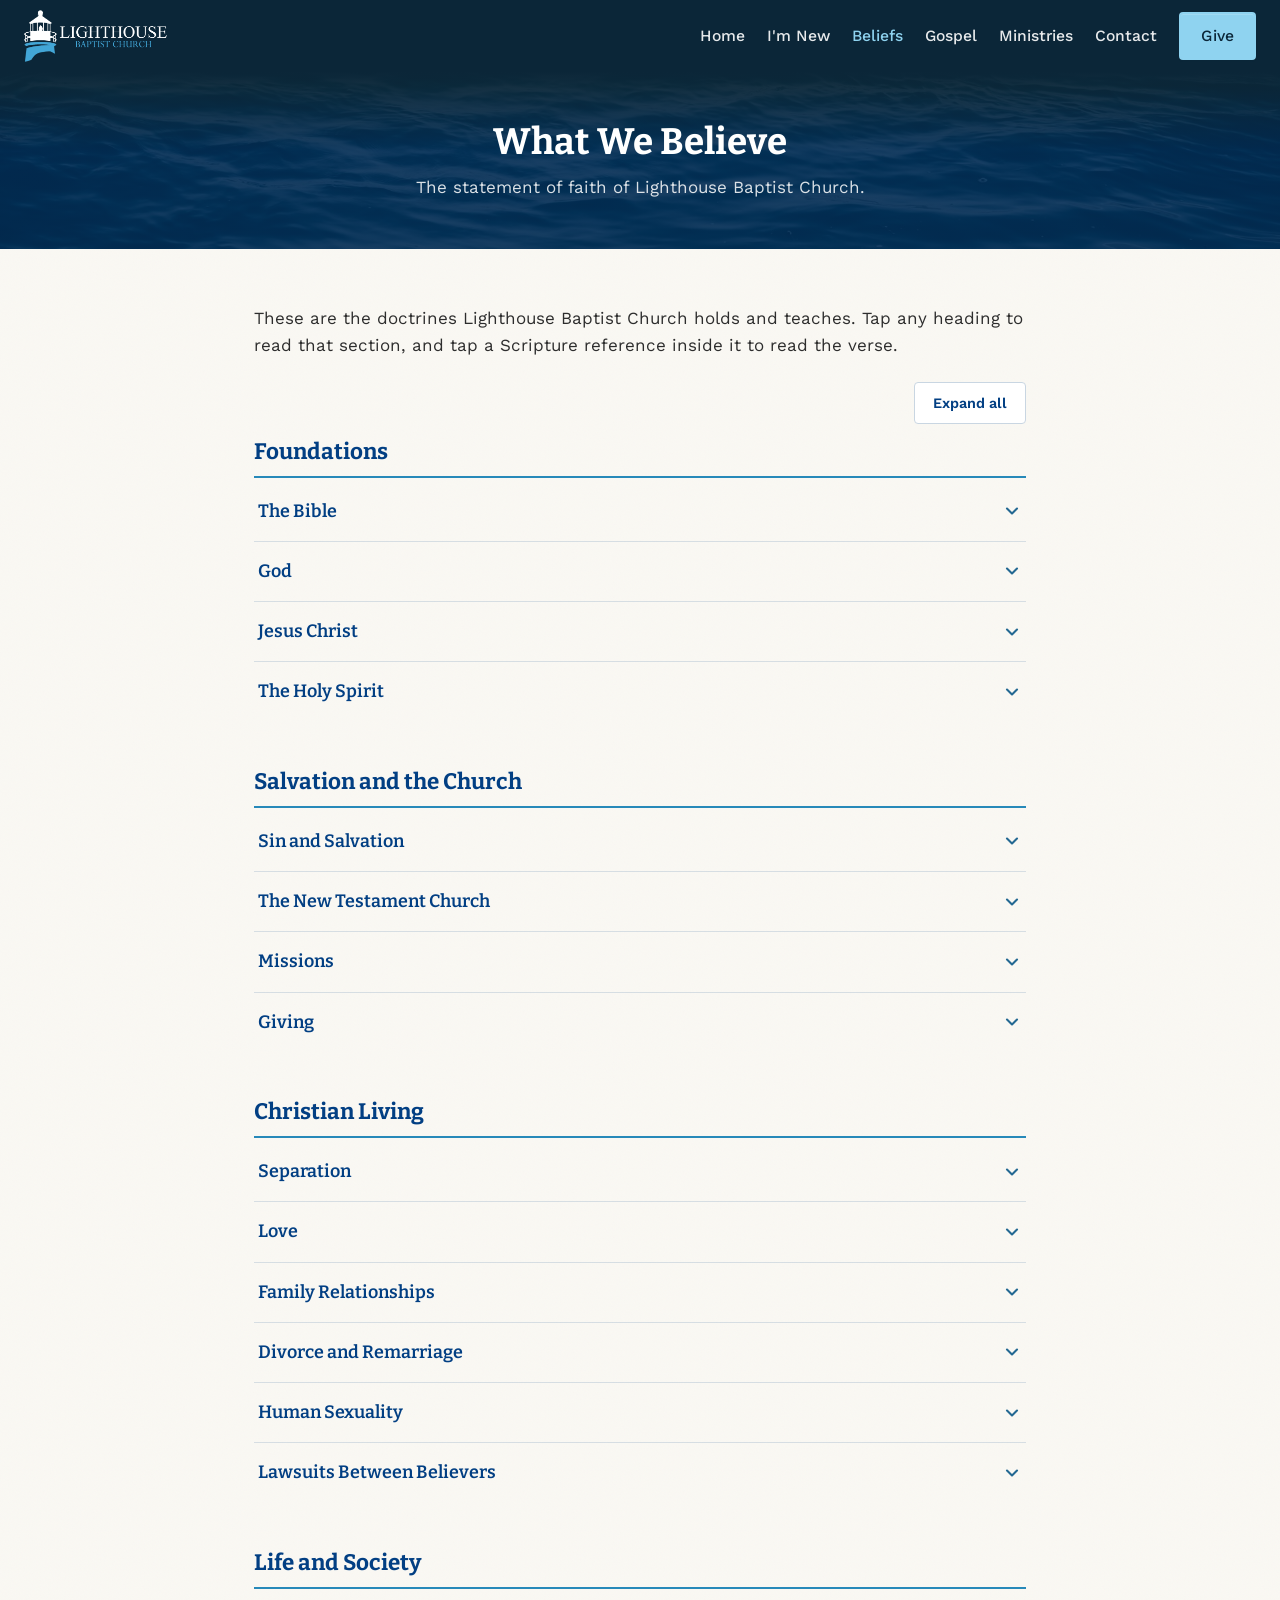
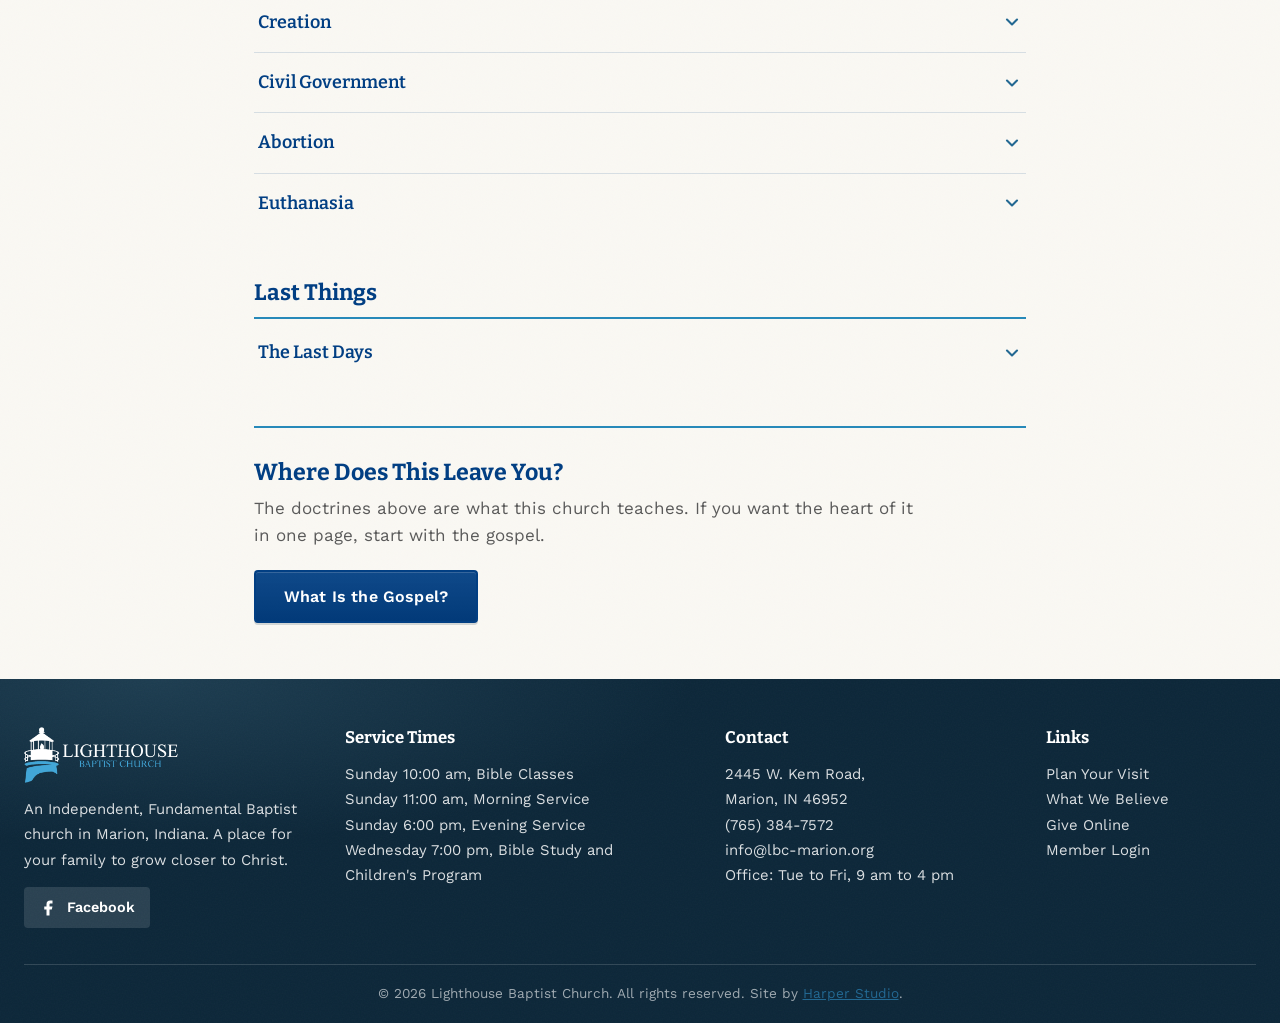
<file: beliefs.html>
<!DOCTYPE html>
<html lang="en">
<head>
<meta charset="UTF-8">
<meta name="viewport" content="width=device-width, initial-scale=1.0">
<meta name="color-scheme" content="light">
<meta name="supported-color-schemes" content="light">
<title>What We Believe — Lighthouse Baptist Church, Marion, IN</title>
<meta name="description" content="The statement of faith of Lighthouse Baptist Church, Marion, Indiana: the Bible (KJV), God, Jesus Christ, the Holy Spirit, salvation, the church.">
<link rel="canonical" href="https://www.lbc-marion.org/beliefs.html">
<meta name="robots" content="index, follow">
<meta property="og:type" content="website">
<meta property="og:site_name" content="Lighthouse Baptist Church">
<meta property="og:title" content="What We Believe — Lighthouse Baptist Church, Marion, IN">
<meta property="og:description" content="The statement of faith of Lighthouse Baptist Church, Marion, Indiana: the Bible (KJV), God, Jesus Christ, the Holy Spirit, salvation, the church.">
<meta property="og:url" content="https://www.lbc-marion.org/beliefs.html">
<meta property="og:image" content="https://www.lbc-marion.org/social-preview.jpg">
<meta property="og:locale" content="en_US">
<meta name="twitter:card" content="summary_large_image">
<meta name="twitter:title" content="What We Believe — Lighthouse Baptist Church, Marion, IN">
<meta name="twitter:description" content="The statement of faith of Lighthouse Baptist Church in Marion, Indiana.">
<meta name="twitter:image" content="https://www.lbc-marion.org/social-preview.jpg">
<link rel="icon" href="favicon.ico?v=1" sizes="any">
<link rel="apple-touch-icon" href="apple-touch-icon.png?v=1">
<meta name="theme-color" content="#023f83">
<link rel="preconnect" href="https://fonts.googleapis.com">
<link rel="preconnect" href="https://fonts.gstatic.com" crossorigin>
<link href="https://fonts.googleapis.com/css2?family=Bitter:wght@600;700&family=Work+Sans:wght@400;500;600&display=swap" rel="stylesheet">
<link rel="stylesheet" href="style.css?v=53">
</head>
<body>
<a class="skip-link" href="#main">Skip to content</a>
<header class="site-header">
  <div class="header-inner">
    <a href="index.html" class="header-logo"><img src="img/logo-horizontal-white.png" alt="Lighthouse Baptist Church" width="564" height="205"></a>
    <nav class="main-nav" aria-label="Main navigation">
      <a href="index.html">Home</a>
      <a href="im-new.html">I'm New</a>
      <a href="beliefs.html" class="active">Beliefs</a>
      <a href="gospel.html">Gospel</a>
      <a href="ministries.html">Ministries</a>
      <a href="contact.html">Contact</a>
      <a class="btn btn-primary" href="https://give.tithe.ly/?formId=679f686f-5d42-11ee-90fc-1260ab546d11" target="_blank" rel="noopener" onclick="openGiving(event)">Give</a>
    </nav>
    <button class="nav-toggle" onclick="openMobileNav()" aria-label="Open menu">
      <svg width="28" height="28" viewBox="0 0 24 24" fill="none" stroke="#023f83" stroke-width="2" stroke-linecap="round"><line x1="3" y1="6" x2="21" y2="6"/><line x1="3" y1="12" x2="21" y2="12"/><line x1="3" y1="18" x2="21" y2="18"/></svg>
    </button>
  </div>
</header>

<nav class="mobile-nav" id="mobileNav" aria-label="Mobile navigation">
  <div class="mobile-nav-top">
    <img src="img/logo-horizontal-white.png" alt="Lighthouse Baptist Church" width="564" height="205">
    <button class="mobile-nav-close" onclick="closeMobileNav()" aria-label="Close menu">
      <svg width="28" height="28" viewBox="0 0 24 24" fill="none" stroke="#ffffff" stroke-width="2" stroke-linecap="round"><line x1="18" y1="6" x2="6" y2="18"/><line x1="6" y1="6" x2="18" y2="18"/></svg>
    </button>
  </div>
  <a href="index.html" onclick="closeMobileNav()">Home</a>
  <a href="im-new.html">I'm New</a>
  <a href="beliefs.html">What We Believe</a>
  <a href="gospel.html">The Gospel</a>
  <a href="ministries.html">Ministries</a>
  <a href="contact.html">Contact</a>
  <a class="btn" href="https://give.tithe.ly/?formId=679f686f-5d42-11ee-90fc-1260ab546d11" target="_blank" rel="noopener" onclick="openGiving(event)">Give Online</a>
</nav>

<main>

<section class="page-hero">
  <div class="container">
    <h1>What We Believe</h1>
    <span class="wave-rule"></span>
    <p>The statement of faith of Lighthouse Baptist Church.</p>
  </div>
</section>

<section class="section">
  <div class="container" style="max-width:820px;">

    <p style="margin-bottom:22px;">These are the doctrines Lighthouse Baptist Church holds and teaches. Tap any heading to read that section, and tap a Scripture reference inside it to read the verse.</p>

    <div class="acc-controls">
      <button type="button" class="acc-toggle-all" aria-expanded="false" onclick="toggleAllAccordions(this)">Expand all</button>
    </div>

        <h2 class="belief-group belief-group-first">Foundations</h2>
    <div class="belief-section acc-item fade-up" id="the-bible">
      <h3 class="acc-head">
        <button type="button" class="acc-btn" id="btn-the-bible" aria-expanded="false" aria-controls="panel-the-bible" onclick="toggleAccordion(this)">
          <span>The Bible</span>
          <svg class="acc-chevron" width="20" height="20" viewBox="0 0 24 24" fill="none" stroke-width="2.5" stroke-linecap="round" stroke-linejoin="round" aria-hidden="true"><polyline points="6 9 12 15 18 9"/></svg>
        </button>
      </h3>
      <div class="acc-panel" id="panel-the-bible" role="region" aria-labelledby="btn-the-bible" hidden>
  <p>We believe the Bible to be the revealed Word of God, fully and verbally inspired of God. We believe the Scriptures to be the inerrant, infallible Word of God, as found within the 66 books from Genesis to Revelation. We believe that God not only inspired every word, but that He has preserved them through the ages. We believe that the King James Version is the preserved Word of God for the English-speaking people and is the only acceptable translation to be used in this church.</p>
        <div class="scripture-list">
          <span class="scripture" role="button" tabindex="0" aria-expanded="false" onclick="toggleVerse(this)" onkeydown="verseKey(event,this)" data-verse="[6] The words of the LORD are pure words: as silver tried in a furnace of earth, purified seven times. [7] Thou shalt keep them, O LORD, thou shalt preserve them from this generation for ever.">Psalm 12:6-7</span>
          <span class="scripture" role="button" tabindex="0" aria-expanded="false" onclick="toggleVerse(this)" onkeydown="verseKey(event,this)" data-verse="[15] And that from a child thou hast known the holy scriptures, which are able to make thee wise unto salvation through faith which is in Christ Jesus. [16] All scripture is given by inspiration of God, and is profitable for doctrine, for reproof, for correction, for instruction in righteousness: [17] That the man of God may be perfect, throughly furnished unto all good works.">2 Timothy 3:15-17</span>
          <span class="scripture" role="button" tabindex="0" aria-expanded="false" onclick="toggleVerse(this)" onkeydown="verseKey(event,this)" data-verse="[23] Being born again, not of corruptible seed, but of incorruptible, by the word of God, which liveth and abideth for ever. [24] For all flesh is as grass, and all the glory of man as the flower of grass. The grass withereth, and the flower thereof falleth away: [25] But the word of the Lord endureth for ever. And this is the word which by the gospel is preached unto you.">1 Peter 1:23-25</span>
          <span class="scripture" role="button" tabindex="0" aria-expanded="false" onclick="toggleVerse(this)" onkeydown="verseKey(event,this)" data-verse="[19] We have also a more sure word of prophecy; whereunto ye do well that ye take heed, as unto a light that shineth in a dark place, until the day dawn, and the day star arise in your hearts: [20] Knowing this first, that no prophecy of the scripture is of any private interpretation. [21] For the prophecy came not in old time by the will of man: but holy men of God spake as they were moved by the Holy Ghost.">2 Peter 1:19-21</span>
        </div>
      </div>
    </div>
    <div class="belief-section acc-item fade-up" id="god">
      <h3 class="acc-head">
        <button type="button" class="acc-btn" id="btn-god" aria-expanded="false" aria-controls="panel-god" onclick="toggleAccordion(this)">
          <span>God</span>
          <svg class="acc-chevron" width="20" height="20" viewBox="0 0 24 24" fill="none" stroke-width="2.5" stroke-linecap="round" stroke-linejoin="round" aria-hidden="true"><polyline points="6 9 12 15 18 9"/></svg>
        </button>
      </h3>
      <div class="acc-panel" id="panel-god" role="region" aria-labelledby="btn-god" hidden>
  <p>We believe in one God; Who is eternal, self-existent, infinite, and immutable. We believe He has one nature, one essence, and one substance; yet manifests Himself to man in three Persons: the Father, the Son, and the Holy Spirit.</p>
        <div class="scripture-list">
          <span class="scripture" role="button" tabindex="0" aria-expanded="false" onclick="toggleVerse(this)" onkeydown="verseKey(event,this)" data-verse="Hear, O Israel: The LORD our God is one LORD:">Deuteronomy 6:4</span>
          <span class="scripture" role="button" tabindex="0" aria-expanded="false" onclick="toggleVerse(this)" onkeydown="verseKey(event,this)" data-verse="Now unto the King eternal, immortal, invisible, the only wise God, be honour and glory for ever and ever. Amen.">1 Timothy 1:17</span>
          <span class="scripture" role="button" tabindex="0" aria-expanded="false" onclick="toggleVerse(this)" onkeydown="verseKey(event,this)" data-verse="Every good gift and every perfect gift is from above, and cometh down from the Father of lights, with whom is no variableness, neither shadow of turning.">James 1:17</span>
          <span class="scripture" role="button" tabindex="0" aria-expanded="false" onclick="toggleVerse(this)" onkeydown="verseKey(event,this)" data-verse="Ye are of God, little children, and have overcome them: because greater is he that is in you, than he that is in the world.">1 John 4:4</span>
        </div>
      </div>
    </div>
    <div class="belief-section acc-item fade-up" id="jesus-christ">
      <h3 class="acc-head">
        <button type="button" class="acc-btn" id="btn-jesus-christ" aria-expanded="false" aria-controls="panel-jesus-christ" onclick="toggleAccordion(this)">
          <span>Jesus Christ</span>
          <svg class="acc-chevron" width="20" height="20" viewBox="0 0 24 24" fill="none" stroke-width="2.5" stroke-linecap="round" stroke-linejoin="round" aria-hidden="true"><polyline points="6 9 12 15 18 9"/></svg>
        </button>
      </h3>
      <div class="acc-panel" id="panel-jesus-christ" role="region" aria-labelledby="btn-jesus-christ" hidden>
  <p>We believe Jesus Christ to be the one and only Saviour of mankind. We believe Jesus Christ to be eternally God and to possess all the attributes of Deity. We believe that the Lord Jesus Christ was virgin-born, that He was God incarnate, and that the purposes of the incarnation were to reveal God, to redeem men, and to rule over God's kingdom. We believe Jesus Christ never relinquished any attributes of His Deity, but merely veiled them. We believe He lived a perfect, sinless life, at the end of which He was offered for all mankind as a substitutionary sacrifice for man's sin. This sacrifice was a just payment to God for the forgiveness of sin. It was activated by His death through the shedding of His blood on the cross and was accepted by God upon His resurrection. We believe He ascended into Heaven after His resurrection to be seated at the right hand of the Father and is now waiting for the time of receiving His church at the rapture, which is followed by His return seven years later to earth to rule and reign as King for 1,000 years.</p>
        <div class="scripture-list">
          <span class="scripture" role="button" tabindex="0" aria-expanded="false" onclick="toggleVerse(this)" onkeydown="verseKey(event,this)" data-verse="[7] I will declare the decree: the LORD hath said unto me, Thou art my Son; this day have I begotten thee. [8] Ask of me, and I shall give thee the heathen for thine inheritance, and the uttermost parts of the earth for thy possession. [9] Thou shalt break them with a rod of iron; thou shalt dash them in pieces like a potter&#x27;s vessel.">Psalm 2:7-9</span>
          <span class="scripture" role="button" tabindex="0" aria-expanded="false" onclick="toggleVerse(this)" onkeydown="verseKey(event,this)" data-verse="Therefore the Lord himself shall give you a sign; Behold, a virgin shall conceive, and bear a son, and shall call his name Immanuel.">Isaiah 7:14</span>
          <span class="scripture" role="button" tabindex="0" aria-expanded="false" onclick="toggleVerse(this)" onkeydown="verseKey(event,this)" data-verse="For unto us a child is born, unto us a son is given: and the government shall be upon his shoulder: and his name shall be called Wonderful, Counsellor, The mighty God, The everlasting Father, The Prince of Peace.">Isaiah 9:6</span>
          <span class="scripture" role="button" tabindex="0" aria-expanded="false" onclick="toggleVerse(this)" onkeydown="verseKey(event,this)" data-verse="I, even I, am the LORD; and beside me there is no saviour.">Isaiah 43:11</span>
          <span class="scripture" role="button" tabindex="0" aria-expanded="false" onclick="toggleVerse(this)" onkeydown="verseKey(event,this)" data-verse="But thou, Bethlehem Ephratah, though thou be little among the thousands of Judah, yet out of thee shall he come forth unto me that is to be ruler in Israel; whose goings forth have been from of old, from everlasting.">Micah 5:2</span>
          <span class="scripture" role="button" tabindex="0" aria-expanded="false" onclick="toggleVerse(this)" onkeydown="verseKey(event,this)" data-verse="And knew her not till she had brought forth her firstborn son: and he called his name JESUS.">Matthew 1:25</span>
          <span class="scripture" role="button" tabindex="0" aria-expanded="false" onclick="toggleVerse(this)" onkeydown="verseKey(event,this)" data-verse="[26] And in the sixth month the angel Gabriel was sent from God unto a city of Galilee, named Nazareth, [27] To a virgin espoused to a man whose name was Joseph, of the house of David; and the virgin&#x27;s name was Mary. [28] And the angel came in unto her, and said, Hail, thou that art highly favoured, the Lord is with thee: blessed art thou among women. [29] And when she saw him, she was troubled at his saying, and cast in her mind what manner of salutation this should be. [30] And the angel said unto her, Fear not, Mary: for thou hast found favour with God. [31] And, behold, thou shalt conceive in thy womb, and bring forth a son, and shalt call his name JESUS. [32] He shall be great, and shall be called the Son of the Highest: and the Lord God shall give unto him the throne of his father David: [33] And he shall reign over the house of Jacob for ever; and of his kingdom there shall be no end. [34] Then said Mary unto the angel, How shall this be, seeing I know not a man? [35] And the angel answered and said unto her, The Holy Ghost shall come upon thee, and the power of the Highest shall overshadow thee: therefore also that holy thing which shall be born of thee shall be called the Son of God.">Luke 1:26-35</span>
          <span class="scripture" role="button" tabindex="0" aria-expanded="false" onclick="toggleVerse(this)" onkeydown="verseKey(event,this)" data-verse="In the beginning was the Word, and the Word was with God, and the Word was God.">John 1:1</span>
          <span class="scripture" role="button" tabindex="0" aria-expanded="false" onclick="toggleVerse(this)" onkeydown="verseKey(event,this)" data-verse="All things were made by him; and without him was not any thing made that was made.">John 1:3</span>
          <span class="scripture" role="button" tabindex="0" aria-expanded="false" onclick="toggleVerse(this)" onkeydown="verseKey(event,this)" data-verse="And the Word was made flesh, and dwelt among us, (and we beheld his glory, the glory as of the only begotten of the Father,) full of grace and truth.">John 1:14</span>
          <span class="scripture" role="button" tabindex="0" aria-expanded="false" onclick="toggleVerse(this)" onkeydown="verseKey(event,this)" data-verse="No man hath seen God at any time; the only begotten Son, which is in the bosom of the Father, he hath declared him.">John 1:18</span>
          <span class="scripture" role="button" tabindex="0" aria-expanded="false" onclick="toggleVerse(this)" onkeydown="verseKey(event,this)" data-verse="The next day John seeth Jesus coming unto him, and saith, Behold the Lamb of God, which taketh away the sin of the world.">John 1:29</span>
          <span class="scripture" role="button" tabindex="0" aria-expanded="false" onclick="toggleVerse(this)" onkeydown="verseKey(event,this)" data-verse="[19] Now we know that what things soever the law saith, it saith to them who are under the law: that every mouth may be stopped, and all the world may become guilty before God. [20] Therefore by the deeds of the law there shall no flesh be justified in his sight: for by the law is the knowledge of sin. [21] But now the righteousness of God without the law is manifested, being witnessed by the law and the prophets; [22] Even the righteousness of God which is by faith of Jesus Christ unto all and upon all them that believe: for there is no difference: [23] For all have sinned, and come short of the glory of God; [24] Being justified freely by his grace through the redemption that is in Christ Jesus: [25] Whom God hath set forth to be a propitiation through faith in his blood, to declare his righteousness for the remission of sins that are past, through the forbearance of God;">Romans 3:19-25</span>
          <span class="scripture" role="button" tabindex="0" aria-expanded="false" onclick="toggleVerse(this)" onkeydown="verseKey(event,this)" data-verse="[6] For when we were yet without strength, in due time Christ died for the ungodly. [7] For scarcely for a righteous man will one die: yet peradventure for a good man some would even dare to die. [8] But God commendeth his love toward us, in that, while we were yet sinners, Christ died for us. [9] Much more then, being now justified by his blood, we shall be saved from wrath through him. [10] For if, when we were enemies, we were reconciled to God by the death of his Son, much more, being reconciled, we shall be saved by his life. [11] And not only so, but we also joy in God through our Lord Jesus Christ, by whom we have now received the atonement. [12] Wherefore, as by one man sin entered into the world, and death by sin; and so death passed upon all men, for that all have sinned: [13] (For until the law sin was in the world: but sin is not imputed when there is no law. [14] Nevertheless death reigned from Adam to Moses, even over them that had not sinned after the similitude of Adam&#x27;s transgression, who is the figure of him that was to come. [15] But not as the offence, so also is the free gift. For if through the offence of one many be dead, much more the grace of God, and the gift by grace, which is by one man, Jesus Christ, hath abounded unto many.">Romans 5:6-15</span>
          <span class="scripture" role="button" tabindex="0" aria-expanded="false" onclick="toggleVerse(this)" onkeydown="verseKey(event,this)" data-verse="[5] Let this mind be in you, which was also in Christ Jesus: [6] Who, being in the form of God, thought it not robbery to be equal with God: [7] But made himself of no reputation, and took upon him the form of a servant, and was made in the likeness of men: [8] And being found in fashion as a man, he humbled himself, and became obedient unto death, even the death of the cross. [9] Wherefore God also hath highly exalted him, and given him a name which is above every name: [10] That at the name of Jesus every knee should bow, of things in heaven, and things in earth, and things under the earth; [11] And that every tongue should confess that Jesus Christ is Lord, to the glory of God the Father.">Philippians 2:5-11</span>
          <span class="scripture" role="button" tabindex="0" aria-expanded="false" onclick="toggleVerse(this)" onkeydown="verseKey(event,this)" data-verse="[13] But I would not have you to be ignorant, brethren, concerning them which are asleep, that ye sorrow not, even as others which have no hope. [14] For if we believe that Jesus died and rose again, even so them also which sleep in Jesus will God bring with him. [15] For this we say unto you by the word of the Lord, that we which are alive and remain unto the coming of the Lord shall not prevent them which are asleep. [16] For the Lord himself shall descend from heaven with a shout, with the voice of the archangel, and with the trump of God: and the dead in Christ shall rise first: [17] Then we which are alive and remain shall be caught up together with them in the clouds, to meet the Lord in the air: and so shall we ever be with the Lord. [18] Wherefore comfort one another with these words.">1 Thessalonians 4:13-18</span>
          <span class="scripture" role="button" tabindex="0" aria-expanded="false" onclick="toggleVerse(this)" onkeydown="verseKey(event,this)" data-verse="For there is one God, and one mediator between God and men, the man Christ Jesus;">1 Timothy 2:5</span>
          <span class="scripture" role="button" tabindex="0" aria-expanded="false" onclick="toggleVerse(this)" onkeydown="verseKey(event,this)" data-verse="And without controversy great is the mystery of godliness: God was manifest in the flesh, justified in the Spirit, seen of angels, preached unto the Gentiles, believed on in the world, received up into glory.">1 Timothy 3:16</span>
          <span class="scripture" role="button" tabindex="0" aria-expanded="false" onclick="toggleVerse(this)" onkeydown="verseKey(event,this)" data-verse="[10] Not purloining, but shewing all good fidelity; that they may adorn the doctrine of God our Saviour in all things. [11] For the grace of God that bringeth salvation hath appeared to all men, [12] Teaching us that, denying ungodliness and worldly lusts, we should live soberly, righteously, and godly, in this present world; [13] Looking for that blessed hope, and the glorious appearing of the great God and our Saviour Jesus Christ; [14] Who gave himself for us, that he might redeem us from all iniquity, and purify unto himself a peculiar people, zealous of good works. [15] These things speak, and exhort, and rebuke with all authority. Let no man despise thee.">Titus 2:10-15</span>
          <span class="scripture" role="button" tabindex="0" aria-expanded="false" onclick="toggleVerse(this)" onkeydown="verseKey(event,this)" data-verse="For such an high priest became us, who is holy, harmless, undefiled, separate from sinners, and made higher than the heavens;">Hebrews 7:26</span>
          <span class="scripture" role="button" tabindex="0" aria-expanded="false" onclick="toggleVerse(this)" onkeydown="verseKey(event,this)" data-verse="[24] For Christ is not entered into the holy places made with hands, which are the figures of the true; but into heaven itself, now to appear in the presence of God for us: [25] Nor yet that he should offer himself often, as the high priest entereth into the holy place every year with blood of others; [26] For then must he often have suffered since the foundation of the world: but now once in the end of the world hath he appeared to put away sin by the sacrifice of himself. [27] And as it is appointed unto men once to die, but after this the judgment: [28] So Christ was once offered to bear the sins of many; and unto them that look for him shall he appear the second time without sin unto salvation.">Hebrews 9:24-28</span>
          <span class="scripture" role="button" tabindex="0" aria-expanded="false" onclick="toggleVerse(this)" onkeydown="verseKey(event,this)" data-verse="But with the precious blood of Christ, as of a lamb without blemish and without spot:">1 Peter 1:19</span>
          <span class="scripture" role="button" tabindex="0" aria-expanded="false" onclick="toggleVerse(this)" onkeydown="verseKey(event,this)" data-verse="As newborn babes, desire the sincere milk of the word, that ye may grow thereby:">1 Peter 2:2</span>
          <span class="scripture" role="button" tabindex="0" aria-expanded="false" onclick="toggleVerse(this)" onkeydown="verseKey(event,this)" data-verse="That which we have seen and heard declare we unto you, that ye also may have fellowship with us: and truly our fellowship is with the Father, and with his Son Jesus Christ.">1 John 1:3</span>
          <span class="scripture" role="button" tabindex="0" aria-expanded="false" onclick="toggleVerse(this)" onkeydown="verseKey(event,this)" data-verse="[1] And I saw an angel come down from heaven, having the key of the bottomless pit and a great chain in his hand. [2] And he laid hold on the dragon, that old serpent, which is the Devil, and Satan, and bound him a thousand years, [3] And cast him into the bottomless pit, and shut him up, and set a seal upon him, that he should deceive the nations no more, till the thousand years should be fulfilled: and after that he must be loosed a little season. [4] And I saw thrones, and they sat upon them, and judgment was given unto them: and I saw the souls of them that were beheaded for the witness of Jesus, and for the word of God, and which had not worshipped the beast, neither his image, neither had received his mark upon their foreheads, or in their hands; and they lived and reigned with Christ a thousand years. [5] But the rest of the dead lived not again until the thousand years were finished. This is the first resurrection. [6] Blessed and holy is he that hath part in the first resurrection: on such the second death hath no power, but they shall be priests of God and of Christ, and shall reign with him a thousand years.">Revelation 20:1-6</span>
        </div>
      </div>
    </div>
    <div class="belief-section acc-item fade-up" id="the-holy-spirit">
      <h3 class="acc-head">
        <button type="button" class="acc-btn" id="btn-the-holy-spirit" aria-expanded="false" aria-controls="panel-the-holy-spirit" onclick="toggleAccordion(this)">
          <span>The Holy Spirit</span>
          <svg class="acc-chevron" width="20" height="20" viewBox="0 0 24 24" fill="none" stroke-width="2.5" stroke-linecap="round" stroke-linejoin="round" aria-hidden="true"><polyline points="6 9 12 15 18 9"/></svg>
        </button>
      </h3>
      <div class="acc-panel" id="panel-the-holy-spirit" role="region" aria-labelledby="btn-the-holy-spirit" hidden>
  <p>We believe the Holy Spirit of God is a person who has personality and all the attributes of Deity. We believe the Holy Spirit has always been involved in the affairs of mankind; however, we believe He has a special ministry that began at Pentecost and will continue until the rapture. This ministry includes reproving the world of sin, righteousness, and judgment. The Holy Spirit was also sent to regenerate, sanctify, seal, and fill all who have placed their faith in Jesus Christ.</p>
        <div class="scripture-list">
          <span class="scripture" role="button" tabindex="0" aria-expanded="false" onclick="toggleVerse(this)" onkeydown="verseKey(event,this)" data-verse="And the earth was without form, and void; and darkness was upon the face of the deep. And the Spirit of God moved upon the face of the waters.">Genesis 1:2</span>
          <span class="scripture" role="button" tabindex="0" aria-expanded="false" onclick="toggleVerse(this)" onkeydown="verseKey(event,this)" data-verse="[5] Jesus answered, Verily, verily, I say unto thee, Except a man be born of water and of the Spirit, he cannot enter into the kingdom of God. [6] That which is born of the flesh is flesh; and that which is born of the Spirit is spirit.">John 3:5-6</span>
          <span class="scripture" role="button" tabindex="0" aria-expanded="false" onclick="toggleVerse(this)" onkeydown="verseKey(event,this)" data-verse="And I will pray the Father, and he shall give you another Comforter, that he may abide with you for ever;">John 14:16</span>
          <span class="scripture" role="button" tabindex="0" aria-expanded="false" onclick="toggleVerse(this)" onkeydown="verseKey(event,this)" data-verse="For John truly baptized with water; but ye shall be baptized with the Holy Ghost not many days hence.">Acts 1:5</span>
          <span class="scripture" role="button" tabindex="0" aria-expanded="false" onclick="toggleVerse(this)" onkeydown="verseKey(event,this)" data-verse="And as I began to speak, the Holy Ghost fell on them, as on us at the beginning.">Acts 11:15</span>
          <span class="scripture" role="button" tabindex="0" aria-expanded="false" onclick="toggleVerse(this)" onkeydown="verseKey(event,this)" data-verse="Know ye not that ye are the temple of God, and that the Spirit of God dwelleth in you?">1 Corinthians 3:16</span>
          <span class="scripture" role="button" tabindex="0" aria-expanded="false" onclick="toggleVerse(this)" onkeydown="verseKey(event,this)" data-verse="[19] What? know ye not that your body is the temple of the Holy Ghost which is in you, which ye have of God, and ye are not your own? [20] For ye are bought with a price: therefore glorify God in your body, and in your spirit, which are God&#x27;s.">1 Corinthians 6:19-20</span>
          <span class="scripture" role="button" tabindex="0" aria-expanded="false" onclick="toggleVerse(this)" onkeydown="verseKey(event,this)" data-verse="For by one Spirit are we all baptized into one body, whether we be Jews or Gentiles, whether we be bond or free; and have been all made to drink into one Spirit.">1 Corinthians 12:13</span>
        </div>
      </div>
    </div>
    <h2 class="belief-group">Salvation and the Church</h2>
    <div class="belief-section acc-item fade-up" id="sin-and-salvation">
      <h3 class="acc-head">
        <button type="button" class="acc-btn" id="btn-sin-and-salvation" aria-expanded="false" aria-controls="panel-sin-and-salvation" onclick="toggleAccordion(this)">
          <span>Sin and Salvation</span>
          <svg class="acc-chevron" width="20" height="20" viewBox="0 0 24 24" fill="none" stroke-width="2.5" stroke-linecap="round" stroke-linejoin="round" aria-hidden="true"><polyline points="6 9 12 15 18 9"/></svg>
        </button>
      </h3>
      <div class="acc-panel" id="panel-sin-and-salvation" role="region" aria-labelledby="btn-sin-and-salvation" hidden>
  <p>We believe all men were born with an inherited sin nature received from our common ancestor, Adam. We believe that because of his nature, man is a sinner by choice, and he is totally incapable of reforming himself or ceasing from his sin by his own power. We believe the only hope of deliverance for man is a total change of mind concerning his sinful condition and inability to change it, and a turning to Jesus Christ as the only Saviour. We believe that only through the substitutionary sacrifice of Christ on the cross can a man be delivered from his sin. We believe that all those who reject Jesus Christ as their Saviour are already condemned to an eternity in the lake of fire.</p>
        <div class="scripture-list">
          <span class="scripture" role="button" tabindex="0" aria-expanded="false" onclick="toggleVerse(this)" onkeydown="verseKey(event,this)" data-verse="[1] This is the book of the generations of Adam. In the day that God created man, in the likeness of God made he him; [2] Male and female created he them; and blessed them, and called their name Adam, in the day when they were created. [3] And Adam lived an hundred and thirty years, and begat a son in his own likeness, after his image; and called his name Seth: [4] And the days of Adam after he had begotten Seth were eight hundred years: and he begat sons and daughters: [5] And all the days that Adam lived were nine hundred and thirty years: and he died.">Genesis 5:1-5</span>
          <span class="scripture" role="button" tabindex="0" aria-expanded="false" onclick="toggleVerse(this)" onkeydown="verseKey(event,this)" data-verse="But Peter and John answered and said unto them, Whether it be right in the sight of God to hearken unto you more than unto God, judge ye.">Acts 4:19</span>
          <span class="scripture" role="button" tabindex="0" aria-expanded="false" onclick="toggleVerse(this)" onkeydown="verseKey(event,this)" data-verse="And they said, Believe on the Lord Jesus Christ, and thou shalt be saved, and thy house.">Acts 16:31</span>
          <span class="scripture" role="button" tabindex="0" aria-expanded="false" onclick="toggleVerse(this)" onkeydown="verseKey(event,this)" data-verse="[10] As it is written, There is none righteous, no, not one: [11] There is none that understandeth, there is none that seeketh after God. [12] They are all gone out of the way, they are together become unprofitable; there is none that doeth good, no, not one. [13] Their throat is an open sepulchre; with their tongues they have used deceit; the poison of asps is under their lips: [14] Whose mouth is full of cursing and bitterness: [15] Their feet are swift to shed blood: [16] Destruction and misery are in their ways: [17] And the way of peace have they not known: [18] There is no fear of God before their eyes. [19] Now we know that what things soever the law saith, it saith to them who are under the law: that every mouth may be stopped, and all the world may become guilty before God. [20] Therefore by the deeds of the law there shall no flesh be justified in his sight: for by the law is the knowledge of sin. [21] But now the righteousness of God without the law is manifested, being witnessed by the law and the prophets; [22] Even the righteousness of God which is by faith of Jesus Christ unto all and upon all them that believe: for there is no difference: [23] For all have sinned, and come short of the glory of God;">Romans 3:10-23</span>
          <span class="scripture" role="button" tabindex="0" aria-expanded="false" onclick="toggleVerse(this)" onkeydown="verseKey(event,this)" data-verse="[6] For when we were yet without strength, in due time Christ died for the ungodly. [7] For scarcely for a righteous man will one die: yet peradventure for a good man some would even dare to die. [8] But God commendeth his love toward us, in that, while we were yet sinners, Christ died for us. [9] Much more then, being now justified by his blood, we shall be saved from wrath through him. [10] For if, when we were enemies, we were reconciled to God by the death of his Son, much more, being reconciled, we shall be saved by his life. [11] And not only so, but we also joy in God through our Lord Jesus Christ, by whom we have now received the atonement. [12] Wherefore, as by one man sin entered into the world, and death by sin; and so death passed upon all men, for that all have sinned:">Romans 5:6-12</span>
          <span class="scripture" role="button" tabindex="0" aria-expanded="false" onclick="toggleVerse(this)" onkeydown="verseKey(event,this)" data-verse="For the wages of sin is death; but the gift of God is eternal life through Jesus Christ our Lord.">Romans 6:23</span>
          <span class="scripture" role="button" tabindex="0" aria-expanded="false" onclick="toggleVerse(this)" onkeydown="verseKey(event,this)" data-verse="[9] That if thou shalt confess with thy mouth the Lord Jesus, and shalt believe in thine heart that God hath raised him from the dead, thou shalt be saved. [10] For with the heart man believeth unto righteousness; and with the mouth confession is made unto salvation.">Romans 10:9-10</span>
          <span class="scripture" role="button" tabindex="0" aria-expanded="false" onclick="toggleVerse(this)" onkeydown="verseKey(event,this)" data-verse="[8] For by grace are ye saved through faith; and that not of yourselves: it is the gift of God: [9] Not of works, lest any man should boast.">Ephesians 2:8-9</span>
          <span class="scripture" role="button" tabindex="0" aria-expanded="false" onclick="toggleVerse(this)" onkeydown="verseKey(event,this)" data-verse="[5] Not by works of righteousness which we have done, but according to his mercy he saved us, by the washing of regeneration, and renewing of the Holy Ghost; [6] Which he shed on us abundantly through Jesus Christ our Saviour;">Titus 3:5-6</span>
          <span class="scripture" role="button" tabindex="0" aria-expanded="false" onclick="toggleVerse(this)" onkeydown="verseKey(event,this)" data-verse="[11] And I saw a great white throne, and him that sat on it, from whose face the earth and the heaven fled away; and there was found no place for them. [12] And I saw the dead, small and great, stand before God; and the books were opened: and another book was opened, which is the book of life: and the dead were judged out of those things which were written in the books, according to their works. [13] And the sea gave up the dead which were in it; and death and hell delivered up the dead which were in them: and they were judged every man according to their works. [14] And death and hell were cast into the lake of fire. This is the second death.">Revelation 20:11-14</span>
        </div>
      </div>
    </div>
    <div class="belief-section acc-item fade-up" id="the-new-testament-church">
      <h3 class="acc-head">
        <button type="button" class="acc-btn" id="btn-the-new-testament-church" aria-expanded="false" aria-controls="panel-the-new-testament-church" onclick="toggleAccordion(this)">
          <span>The New Testament Church</span>
          <svg class="acc-chevron" width="20" height="20" viewBox="0 0 24 24" fill="none" stroke-width="2.5" stroke-linecap="round" stroke-linejoin="round" aria-hidden="true"><polyline points="6 9 12 15 18 9"/></svg>
        </button>
      </h3>
      <div class="acc-panel" id="panel-the-new-testament-church" role="region" aria-labelledby="btn-the-new-testament-church" hidden>
  <p>We believe that the church began with the calling out of the twelve apostles by Jesus Christ and was empowered on the day of Pentecost. We believe the local church is composed of members who have been saved and baptized according to the command of Christ, and have voluntarily united together for the purposes of worship, fellowship, service, and observance of the ordinances of baptism and communion. We believe all true believers will be taken up at the rapture, just prior to the tribulation.</p>
        <div class="scripture-list">
          <span class="scripture" role="button" tabindex="0" aria-expanded="false" onclick="toggleVerse(this)" onkeydown="verseKey(event,this)" data-verse="[16] And Simon Peter answered and said, Thou art the Christ, the Son of the living God. [17] And Jesus answered and said unto him, Blessed art thou, Simon Barjona: for flesh and blood hath not revealed it unto thee, but my Father which is in heaven. [18] And I say also unto thee, That thou art Peter, and upon this rock I will build my church; and the gates of hell shall not prevail against it.">Matthew 16:16-18</span>
          <span class="scripture" role="button" tabindex="0" aria-expanded="false" onclick="toggleVerse(this)" onkeydown="verseKey(event,this)" data-verse="And in those days Peter stood up in the midst of the disciples, and said, (the number of names together were about an hundred and twenty,)">Acts 1:15</span>
          <span class="scripture" role="button" tabindex="0" aria-expanded="false" onclick="toggleVerse(this)" onkeydown="verseKey(event,this)" data-verse="[41] Then they that gladly received his word were baptized: and the same day there were added unto them about three thousand souls. [42] And they continued stedfastly in the apostles&#x27; doctrine and fellowship, and in breaking of bread, and in prayers. [43] And fear came upon every soul: and many wonders and signs were done by the apostles.">Acts 2:41-43</span>
          <span class="scripture" role="button" tabindex="0" aria-expanded="false" onclick="toggleVerse(this)" onkeydown="verseKey(event,this)" data-verse="And as I began to speak, the Holy Ghost fell on them, as on us at the beginning.">Acts 11:15</span>
          <span class="scripture" role="button" tabindex="0" aria-expanded="false" onclick="toggleVerse(this)" onkeydown="verseKey(event,this)" data-verse="Take heed therefore unto yourselves, and to all the flock, over the which the Holy Ghost hath made you overseers, to feed the church of God, which he hath purchased with his own blood.">Acts 20:28</span>
          <span class="scripture" role="button" tabindex="0" aria-expanded="false" onclick="toggleVerse(this)" onkeydown="verseKey(event,this)" data-verse="[51] Behold, I shew you a mystery; We shall not all sleep, but we shall all be changed, [52] In a moment, in the twinkling of an eye, at the last trump: for the trumpet shall sound, and the dead shall be raised incorruptible, and we shall be changed. [53] For this corruptible must put on incorruption, and this mortal must put on immortality. [54] So when this corruptible shall have put on incorruption, and this mortal shall have put on immortality, then shall be brought to pass the saying that is written, Death is swallowed up in victory. [55] O death, where is thy sting? O grave, where is thy victory? [56] The sting of death is sin; and the strength of sin is the law. [57] But thanks be to God, which giveth us the victory through our Lord Jesus Christ. [58] Therefore, my beloved brethren, be ye stedfast, unmoveable, always abounding in the work of the Lord, forasmuch as ye know that your labour is not in vain in the Lord.">1 Corinthians 15:51-58</span>
          <span class="scripture" role="button" tabindex="0" aria-expanded="false" onclick="toggleVerse(this)" onkeydown="verseKey(event,this)" data-verse="[12] That we should be to the praise of his glory, who first trusted in Christ. [13] In whom ye also trusted, after that ye heard the word of truth, the gospel of your salvation: in whom also after that ye believed, ye were sealed with that holy Spirit of promise, [14] Which is the earnest of our inheritance until the redemption of the purchased possession, unto the praise of his glory.">Ephesians 1:12-14</span>
          <span class="scripture" role="button" tabindex="0" aria-expanded="false" onclick="toggleVerse(this)" onkeydown="verseKey(event,this)" data-verse="[25] Husbands, love your wives, even as Christ also loved the church, and gave himself for it; [26] That he might sanctify and cleanse it with the washing of water by the word, [27] That he might present it to himself a glorious church, not having spot, or wrinkle, or any such thing; but that it should be holy and without blemish. [28] So ought men to love their wives as their own bodies. He that loveth his wife loveth himself. [29] For no man ever yet hated his own flesh; but nourisheth and cherisheth it, even as the Lord the church: [30] For we are members of his body, of his flesh, and of his bones.">Ephesians 5:25-30</span>
          <span class="scripture" role="button" tabindex="0" aria-expanded="false" onclick="toggleVerse(this)" onkeydown="verseKey(event,this)" data-verse="[13] But I would not have you to be ignorant, brethren, concerning them which are asleep, that ye sorrow not, even as others which have no hope. [14] For if we believe that Jesus died and rose again, even so them also which sleep in Jesus will God bring with him. [15] For this we say unto you by the word of the Lord, that we which are alive and remain unto the coming of the Lord shall not prevent them which are asleep. [16] For the Lord himself shall descend from heaven with a shout, with the voice of the archangel, and with the trump of God: and the dead in Christ shall rise first: [17] Then we which are alive and remain shall be caught up together with them in the clouds, to meet the Lord in the air: and so shall we ever be with the Lord. [18] Wherefore comfort one another with these words.">1 Thessalonians 4:13-18</span>
          <span class="scripture" role="button" tabindex="0" aria-expanded="false" onclick="toggleVerse(this)" onkeydown="verseKey(event,this)" data-verse="[4] One that ruleth well his own house, having his children in subjection with all gravity; [5] (For if a man know not how to rule his own house, how shall he take care of the church of God?) [6] Not a novice, lest being lifted up with pride he fall into the condemnation of the devil. [7] Moreover he must have a good report of them which are without; lest he fall into reproach and the snare of the devil. [8] Likewise must the deacons be grave, not doubletongued, not given to much wine, not greedy of filthy lucre; [9] Holding the mystery of the faith in a pure conscience. [10] And let these also first be proved; then let them use the office of a deacon, being found blameless. [11] Even so must their wives be grave, not slanderers, sober, faithful in all things. [12] Let the deacons be the husbands of one wife, ruling their children and their own houses well. [13] For they that have used the office of a deacon well purchase to themselves a good degree, and great boldness in the faith which is in Christ Jesus. [14] These things write I unto thee, hoping to come unto thee shortly: [15] But if I tarry long, that thou mayest know how thou oughtest to behave thyself in the house of God, which is the church of the living God, the pillar and ground of the truth.">1 Timothy 3:4-15</span>
        </div>
      </div>
    </div>
    <div class="belief-section acc-item fade-up" id="missions">
      <h3 class="acc-head">
        <button type="button" class="acc-btn" id="btn-missions" aria-expanded="false" aria-controls="panel-missions" onclick="toggleAccordion(this)">
          <span>Missions</span>
          <svg class="acc-chevron" width="20" height="20" viewBox="0 0 24 24" fill="none" stroke-width="2.5" stroke-linecap="round" stroke-linejoin="round" aria-hidden="true"><polyline points="6 9 12 15 18 9"/></svg>
        </button>
      </h3>
      <div class="acc-panel" id="panel-missions" role="region" aria-labelledby="btn-missions" hidden>
  <p>We believe that God has given the church a great commission to proclaim the Gospel to all nations so that there might be a great multitude from every nation, tribe, ethnic group, and language group who believe on the Lord Jesus Christ. As ambassadors of Christ we must use all available means to go to the foreign nations and not wait for them to come to us.</p>
        <div class="scripture-list">
          <span class="scripture" role="button" tabindex="0" aria-expanded="false" onclick="toggleVerse(this)" onkeydown="verseKey(event,this)" data-verse="[19] Go ye therefore, and teach all nations, baptizing them in the name of the Father, and of the Son, and of the Holy Ghost: [20] Teaching them to observe all things whatsoever I have commanded you: and, lo, I am with you alway, even unto the end of the world. Amen.">Matthew 28:19-20</span>
          <span class="scripture" role="button" tabindex="0" aria-expanded="false" onclick="toggleVerse(this)" onkeydown="verseKey(event,this)" data-verse="And he said unto them, Go ye into all the world, and preach the gospel to every creature.">Mark 16:15</span>
          <span class="scripture" role="button" tabindex="0" aria-expanded="false" onclick="toggleVerse(this)" onkeydown="verseKey(event,this)" data-verse="[46] And said unto them, Thus it is written, and thus it behoved Christ to suffer, and to rise from the dead the third day: [47] And that repentance and remission of sins should be preached in his name among all nations, beginning at Jerusalem. [48] And ye are witnesses of these things.">Luke 24:46-48</span>
          <span class="scripture" role="button" tabindex="0" aria-expanded="false" onclick="toggleVerse(this)" onkeydown="verseKey(event,this)" data-verse="Then said Jesus to them again, Peace be unto you: as my Father hath sent me, even so send I you.">John 20:21</span>
          <span class="scripture" role="button" tabindex="0" aria-expanded="false" onclick="toggleVerse(this)" onkeydown="verseKey(event,this)" data-verse="But ye shall receive power, after that the Holy Ghost is come upon you: and ye shall be witnesses unto me both in Jerusalem, and in all Judaea, and in Samaria, and unto the uttermost part of the earth.">Acts 1:8</span>
          <span class="scripture" role="button" tabindex="0" aria-expanded="false" onclick="toggleVerse(this)" onkeydown="verseKey(event,this)" data-verse="Now then we are ambassadors for Christ, as though God did beseech you by us: we pray you in Christ&#x27;s stead, be ye reconciled to God.">2 Corinthians 5:20</span>
        </div>
      </div>
    </div>
    <div class="belief-section acc-item fade-up" id="giving">
      <h3 class="acc-head">
        <button type="button" class="acc-btn" id="btn-giving" aria-expanded="false" aria-controls="panel-giving" onclick="toggleAccordion(this)">
          <span>Giving</span>
          <svg class="acc-chevron" width="20" height="20" viewBox="0 0 24 24" fill="none" stroke-width="2.5" stroke-linecap="round" stroke-linejoin="round" aria-hidden="true"><polyline points="6 9 12 15 18 9"/></svg>
        </button>
      </h3>
      <div class="acc-panel" id="panel-giving" role="region" aria-labelledby="btn-giving" hidden>
  <p>We believe that every Christian, as a steward of that portion of God's wealth entrusted to him, is obligated to support his local church financially. We believe that God has established the tithe as a basis for giving, but that every Christian should also give other offerings sacrificially and cheerfully to the support of the church, the relief of those in need, and the spread of the Gospel. We believe that a Christian relinquishes all rights to direct the use of the tithe or offering once the gift has been made.</p>
        <div class="scripture-list">
          <span class="scripture" role="button" tabindex="0" aria-expanded="false" onclick="toggleVerse(this)" onkeydown="verseKey(event,this)" data-verse="And blessed be the most high God, which hath delivered thine enemies into thy hand. And he gave him tithes of all.">Genesis 14:20</span>
          <span class="scripture" role="button" tabindex="0" aria-expanded="false" onclick="toggleVerse(this)" onkeydown="verseKey(event,this)" data-verse="[9] Honour the LORD with thy substance, and with the firstfruits of all thine increase: [10] So shall thy barns be filled with plenty, and thy presses shall burst out with new wine.">Proverbs 3:9-10</span>
          <span class="scripture" role="button" tabindex="0" aria-expanded="false" onclick="toggleVerse(this)" onkeydown="verseKey(event,this)" data-verse="[34] Neither was there any among them that lacked: for as many as were possessors of lands or houses sold them, and brought the prices of the things that were sold, [35] And laid them down at the apostles&#x27; feet: and distribution was made unto every man according as he had need. [36] And Joses, who by the apostles was surnamed Barnabas, (which is, being interpreted, The son of consolation,) a Levite, and of the country of Cyprus, [37] Having land, sold it, and brought the money, and laid it at the apostles&#x27; feet.">Acts 4:34-37</span>
          <span class="scripture" role="button" tabindex="0" aria-expanded="false" onclick="toggleVerse(this)" onkeydown="verseKey(event,this)" data-verse="Upon the first day of the week let every one of you lay by him in store, as God hath prospered him, that there be no gatherings when I come.">1 Corinthians 16:2</span>
          <span class="scripture" role="button" tabindex="0" aria-expanded="false" onclick="toggleVerse(this)" onkeydown="verseKey(event,this)" data-verse="[6] But this I say, He which soweth sparingly shall reap also sparingly; and he which soweth bountifully shall reap also bountifully. [7] Every man according as he purposeth in his heart, so let him give; not grudgingly, or of necessity: for God loveth a cheerful giver.">2 Corinthians 9:6-7</span>
          <span class="scripture" role="button" tabindex="0" aria-expanded="false" onclick="toggleVerse(this)" onkeydown="verseKey(event,this)" data-verse="Let him that is taught in the word communicate unto him that teacheth in all good things.">Galatians 6:6</span>
          <span class="scripture" role="button" tabindex="0" aria-expanded="false" onclick="toggleVerse(this)" onkeydown="verseKey(event,this)" data-verse="Let him that stole steal no more: but rather let him labour, working with his hands the thing which is good, that he may have to give to him that needeth.">Ephesians 4:28</span>
          <span class="scripture" role="button" tabindex="0" aria-expanded="false" onclick="toggleVerse(this)" onkeydown="verseKey(event,this)" data-verse="[17] Let the elders that rule well be counted worthy of double honour, especially they who labour in the word and doctrine. [18] For the scripture saith, Thou shalt not muzzle the ox that treadeth out the corn. And, The labourer is worthy of his reward.">1 Timothy 5:17-18</span>
          <span class="scripture" role="button" tabindex="0" aria-expanded="false" onclick="toggleVerse(this)" onkeydown="verseKey(event,this)" data-verse="But whoso hath this world&#x27;s good, and seeth his brother have need, and shutteth up his bowels of compassion from him, how dwelleth the love of God in him?">1 John 3:17</span>
        </div>
      </div>
    </div>
    <h2 class="belief-group">Christian Living</h2>
    <div class="belief-section acc-item fade-up" id="separation">
      <h3 class="acc-head">
        <button type="button" class="acc-btn" id="btn-separation" aria-expanded="false" aria-controls="panel-separation" onclick="toggleAccordion(this)">
          <span>Separation</span>
          <svg class="acc-chevron" width="20" height="20" viewBox="0 0 24 24" fill="none" stroke-width="2.5" stroke-linecap="round" stroke-linejoin="round" aria-hidden="true"><polyline points="6 9 12 15 18 9"/></svg>
        </button>
      </h3>
      <div class="acc-panel" id="panel-separation" role="region" aria-labelledby="btn-separation" hidden>
  <p>We believe that all the saved should live in such a manner as not to bring reproach upon their Saviour and Lord. God commands His people to separate from all religious apostasy, all worldly and sinful pleasures, practices, and associations; and to refrain from all immodest and immoderate appearances, piercings, and bodily markings.</p>
        <div class="scripture-list">
          <span class="scripture" role="button" tabindex="0" aria-expanded="false" onclick="toggleVerse(this)" onkeydown="verseKey(event,this)" data-verse="[1] I beseech you therefore, brethren, by the mercies of God, that ye present your bodies a living sacrifice, holy, acceptable unto God, which is your reasonable service. [2] And be not conformed to this world: but be ye transformed by the renewing of your mind, that ye may prove what is that good, and acceptable, and perfect, will of God.">Romans 12:1-2</span>
          <span class="scripture" role="button" tabindex="0" aria-expanded="false" onclick="toggleVerse(this)" onkeydown="verseKey(event,this)" data-verse="Let us not therefore judge one another any more: but judge this rather, that no man put a stumblingblock or an occasion to fall in his brother&#x27;s way.">Romans 14:13</span>
          <span class="scripture" role="button" tabindex="0" aria-expanded="false" onclick="toggleVerse(this)" onkeydown="verseKey(event,this)" data-verse="[14] Be ye not unequally yoked together with unbelievers: for what fellowship hath righteousness with unrighteousness? and what communion hath light with darkness? [15] And what concord hath Christ with Belial? or what part hath he that believeth with an infidel? [16] And what agreement hath the temple of God with idols? for ye are the temple of the living God; as God hath said, I will dwell in them, and walk in them; and I will be their God, and they shall be my people. [17] Wherefore come out from among them, and be ye separate, saith the Lord, and touch not the unclean thing; and I will receive you, [18] And will be a Father unto you, and ye shall be my sons and daughters, saith the Lord Almighty. [1] Having therefore these promises, dearly beloved, let us cleanse ourselves from all filthiness of the flesh and spirit, perfecting holiness in the fear of God.">2 Corinthians 6:14-7:1</span>
          <span class="scripture" role="button" tabindex="0" aria-expanded="false" onclick="toggleVerse(this)" onkeydown="verseKey(event,this)" data-verse="[1] This know also, that in the last days perilous times shall come. [2] For men shall be lovers of their own selves, covetous, boasters, proud, blasphemers, disobedient to parents, unthankful, unholy, [3] Without natural affection, trucebreakers, false accusers, incontinent, fierce, despisers of those that are good, [4] Traitors, heady, highminded, lovers of pleasures more than lovers of God; [5] Having a form of godliness, but denying the power thereof: from such turn away.">2 Timothy 3:1-5</span>
          <span class="scripture" role="button" tabindex="0" aria-expanded="false" onclick="toggleVerse(this)" onkeydown="verseKey(event,this)" data-verse="[15] Love not the world, neither the things that are in the world. If any man love the world, the love of the Father is not in him. [16] For all that is in the world, the lust of the flesh, and the lust of the eyes, and the pride of life, is not of the Father, but is of the world. [17] And the world passeth away, and the lust thereof: but he that doeth the will of God abideth for ever.">1 John 2:15-17</span>
          <span class="scripture" role="button" tabindex="0" aria-expanded="false" onclick="toggleVerse(this)" onkeydown="verseKey(event,this)" data-verse="[9] Whosoever transgresseth, and abideth not in the doctrine of Christ, hath not God. He that abideth in the doctrine of Christ, he hath both the Father and the Son. [10] If there come any unto you, and bring not this doctrine, receive him not into your house, neither bid him God speed: [11] For he that biddeth him God speed is partaker of his evil deeds.">2 John 9-11</span>
          <span class="scripture" role="button" tabindex="0" aria-expanded="false" onclick="toggleVerse(this)" onkeydown="verseKey(event,this)" data-verse="Ye shall not make any cuttings in your flesh for the dead, nor print any marks upon you: I am the LORD.">Leviticus 19:28</span>
          <span class="scripture" role="button" tabindex="0" aria-expanded="false" onclick="toggleVerse(this)" onkeydown="verseKey(event,this)" data-verse="[19] What? know ye not that your body is the temple of the Holy Ghost which is in you, which ye have of God, and ye are not your own? [20] For ye are bought with a price: therefore glorify God in your body, and in your spirit, which are God&#x27;s.">1 Corinthians 6:19-20</span>
        </div>
      </div>
    </div>
    <div class="belief-section acc-item fade-up" id="love">
      <h3 class="acc-head">
        <button type="button" class="acc-btn" id="btn-love" aria-expanded="false" aria-controls="panel-love" onclick="toggleAccordion(this)">
          <span>Love</span>
          <svg class="acc-chevron" width="20" height="20" viewBox="0 0 24 24" fill="none" stroke-width="2.5" stroke-linecap="round" stroke-linejoin="round" aria-hidden="true"><polyline points="6 9 12 15 18 9"/></svg>
        </button>
      </h3>
      <div class="acc-panel" id="panel-love" role="region" aria-labelledby="btn-love" hidden>
  <p>We believe that we should demonstrate love for others, not only toward fellow believers, but also toward both those who are not believers and those who oppose us. We are to deal with those who oppose us graciously, gently, patiently, and humbly. God forbids the stirring up of strife, the taking of revenge, or the threat or the use of violence as a means of resolving personal conflict or obtaining personal justice. Although God commands us to abhor sinful actions, we are to love and pray for any person who engages in such sinful actions.</p>
        <div class="scripture-list">
          <span class="scripture" role="button" tabindex="0" aria-expanded="false" onclick="toggleVerse(this)" onkeydown="verseKey(event,this)" data-verse="Thou shalt not avenge, nor bear any grudge against the children of thy people, but thou shalt love thy neighbour as thyself: I am the LORD.">Leviticus 19:18</span>
          <span class="scripture" role="button" tabindex="0" aria-expanded="false" onclick="toggleVerse(this)" onkeydown="verseKey(event,this)" data-verse="[44] But I say unto you, Love your enemies, bless them that curse you, do good to them that hate you, and pray for them which despitefully use you, and persecute you; [45] That ye may be the children of your Father which is in heaven: for he maketh his sun to rise on the evil and on the good, and sendeth rain on the just and on the unjust. [46] For if ye love them which love you, what reward have ye? do not even the publicans the same? [47] And if ye salute your brethren only, what do ye more than others? do not even the publicans so? [48] Be ye therefore perfect, even as your Father which is in heaven is perfect.">Matthew 5:44-48</span>
          <span class="scripture" role="button" tabindex="0" aria-expanded="false" onclick="toggleVerse(this)" onkeydown="verseKey(event,this)" data-verse="And as ye would that men should do to you, do ye also to them likewise.">Luke 6:31</span>
          <span class="scripture" role="button" tabindex="0" aria-expanded="false" onclick="toggleVerse(this)" onkeydown="verseKey(event,this)" data-verse="[34] A new commandment I give unto you, That ye love one another; as I have loved you, that ye also love one another. [35] By this shall all men know that ye are my disciples, if ye have love one to another.">John 13:34-35</span>
          <span class="scripture" role="button" tabindex="0" aria-expanded="false" onclick="toggleVerse(this)" onkeydown="verseKey(event,this)" data-verse="[9] Let love be without dissimulation. Abhor that which is evil; cleave to that which is good. [10] Be kindly affectioned one to another with brotherly love; in honour preferring one another;">Romans 12:9-10</span>
          <span class="scripture" role="button" tabindex="0" aria-expanded="false" onclick="toggleVerse(this)" onkeydown="verseKey(event,this)" data-verse="[17] Recompense to no man evil for evil. Provide things honest in the sight of all men. [18] If it be possible, as much as lieth in you, live peaceably with all men. [19] Dearly beloved, avenge not yourselves, but rather give place unto wrath: for it is written, Vengeance is mine; I will repay, saith the Lord. [20] Therefore if thine enemy hunger, feed him; if he thirst, give him drink: for in so doing thou shalt heap coals of fire on his head. [21] Be not overcome of evil, but overcome evil with good.">Romans 12:17-21</span>
          <span class="scripture" role="button" tabindex="0" aria-expanded="false" onclick="toggleVerse(this)" onkeydown="verseKey(event,this)" data-verse="[8] Owe no man any thing, but to love one another: for he that loveth another hath fulfilled the law. [9] For this, Thou shalt not commit adultery, Thou shalt not kill, Thou shalt not steal, Thou shalt not bear false witness, Thou shalt not covet; and if there be any other commandment, it is briefly comprehended in this saying, namely, Thou shalt love thy neighbour as thyself. [10] Love worketh no ill to his neighbour: therefore love is the fulfilling of the law.">Romans 13:8-10</span>
          <span class="scripture" role="button" tabindex="0" aria-expanded="false" onclick="toggleVerse(this)" onkeydown="verseKey(event,this)" data-verse="[2] Fulfil ye my joy, that ye be likeminded, having the same love, being of one accord, of one mind. [3] Let nothing be done through strife or vainglory; but in lowliness of mind let each esteem other better than themselves. [4] Look not every man on his own things, but every man also on the things of others.">Philippians 2:2-4</span>
          <span class="scripture" role="button" tabindex="0" aria-expanded="false" onclick="toggleVerse(this)" onkeydown="verseKey(event,this)" data-verse="[24] And the servant of the Lord must not strive; but be gentle unto all men, apt to teach, patient, [25] In meekness instructing those that oppose themselves; if God peradventure will give them repentance to the acknowledging of the truth; [26] And that they may recover themselves out of the snare of the devil, who are taken captive by him at his will.">2 Timothy 2:24-26</span>
          <span class="scripture" role="button" tabindex="0" aria-expanded="false" onclick="toggleVerse(this)" onkeydown="verseKey(event,this)" data-verse="To speak evil of no man, to be no brawlers, but gentle, shewing all meekness unto all men.">Titus 3:2</span>
          <span class="scripture" role="button" tabindex="0" aria-expanded="false" onclick="toggleVerse(this)" onkeydown="verseKey(event,this)" data-verse="[17] But whoso hath this world&#x27;s good, and seeth his brother have need, and shutteth up his bowels of compassion from him, how dwelleth the love of God in him? [18] My little children, let us not love in word, neither in tongue; but in deed and in truth.">1 John 3:17-18</span>
        </div>
      </div>
    </div>
    <div class="belief-section acc-item fade-up" id="family-relationships">
      <h3 class="acc-head">
        <button type="button" class="acc-btn" id="btn-family-relationships" aria-expanded="false" aria-controls="panel-family-relationships" onclick="toggleAccordion(this)">
          <span>Family Relationships</span>
          <svg class="acc-chevron" width="20" height="20" viewBox="0 0 24 24" fill="none" stroke-width="2.5" stroke-linecap="round" stroke-linejoin="round" aria-hidden="true"><polyline points="6 9 12 15 18 9"/></svg>
        </button>
      </h3>
      <div class="acc-panel" id="panel-family-relationships" role="region" aria-labelledby="btn-family-relationships" hidden>
  <p>We believe that men and women are spiritually equal in position before God but that God has ordained distinct and separate spiritual functions for men and women in the home and in the church. The husband is to be the leader of the home, and men are to be the leaders (pastors and deacons) of the church. Accordingly, only men are eligible for licensure and ordination by the church.</p>
        <div class="scripture-list">
          <span class="scripture" role="button" tabindex="0" aria-expanded="false" onclick="toggleVerse(this)" onkeydown="verseKey(event,this)" data-verse="There is neither Jew nor Greek, there is neither bond nor free, there is neither male nor female: for ye are all one in Christ Jesus.">Galatians 3:28</span>
          <span class="scripture" role="button" tabindex="0" aria-expanded="false" onclick="toggleVerse(this)" onkeydown="verseKey(event,this)" data-verse="Wives, submit yourselves unto your own husbands, as it is fit in the Lord.">Colossians 3:18</span>
          <span class="scripture" role="button" tabindex="0" aria-expanded="false" onclick="toggleVerse(this)" onkeydown="verseKey(event,this)" data-verse="[8] I will therefore that men pray every where, lifting up holy hands, without wrath and doubting. [9] In like manner also, that women adorn themselves in modest apparel, with shamefacedness and sobriety; not with broided hair, or gold, or pearls, or costly array; [10] But (which becometh women professing godliness) with good works. [11] Let the woman learn in silence with all subjection. [12] But I suffer not a woman to teach, nor to usurp authority over the man, but to be in silence. [13] For Adam was first formed, then Eve. [14] And Adam was not deceived, but the woman being deceived was in the transgression. [15] Notwithstanding she shall be saved in childbearing, if they continue in faith and charity and holiness with sobriety.">1 Timothy 2:8-15</span>
          <span class="scripture" role="button" tabindex="0" aria-expanded="false" onclick="toggleVerse(this)" onkeydown="verseKey(event,this)" data-verse="[4] One that ruleth well his own house, having his children in subjection with all gravity; [5] (For if a man know not how to rule his own house, how shall he take care of the church of God?)">1 Timothy 3:4-5</span>
          <span class="scripture" role="button" tabindex="0" aria-expanded="false" onclick="toggleVerse(this)" onkeydown="verseKey(event,this)" data-verse="Let the deacons be the husbands of one wife, ruling their children and their own houses well.">1 Timothy 3:12</span>
        </div>
        <p>We believe that God has ordained the family as the foundational institution of human society. The husband is to love his wife as Christ loves the church. The wife is to submit herself to the Scriptural leadership of her husband as the church submits to the headship of Christ. Children are an heritage from the Lord. Parents are responsible for teaching their children spiritual and moral values and leading them, through consistent lifestyle example and appropriate discipline, including Scriptural corporal correction.</p>
        <div class="scripture-list">
          <span class="scripture" role="button" tabindex="0" aria-expanded="false" onclick="toggleVerse(this)" onkeydown="verseKey(event,this)" data-verse="[26] And God said, Let us make man in our image, after our likeness: and let them have dominion over the fish of the sea, and over the fowl of the air, and over the cattle, and over all the earth, and over every creeping thing that creepeth upon the earth. [27] So God created man in his own image, in the image of God created he him; male and female created he them. [28] And God blessed them, and God said unto them, Be fruitful, and multiply, and replenish the earth, and subdue it: and have dominion over the fish of the sea, and over the fowl of the air, and over every living thing that moveth upon the earth.">Genesis 1:26-28</span>
          <span class="scripture" role="button" tabindex="0" aria-expanded="false" onclick="toggleVerse(this)" onkeydown="verseKey(event,this)" data-verse="Honour thy father and thy mother: that thy days may be long upon the land which the LORD thy God giveth thee.">Exodus 20:12</span>
          <span class="scripture" role="button" tabindex="0" aria-expanded="false" onclick="toggleVerse(this)" onkeydown="verseKey(event,this)" data-verse="[4] Hear, O Israel: The LORD our God is one LORD: [5] And thou shalt love the LORD thy God with all thine heart, and with all thy soul, and with all thy might. [6] And these words, which I command thee this day, shall be in thine heart: [7] And thou shalt teach them diligently unto thy children, and shalt talk of them when thou sittest in thine house, and when thou walkest by the way, and when thou liest down, and when thou risest up. [8] And thou shalt bind them for a sign upon thine hand, and they shall be as frontlets between thine eyes. [9] And thou shalt write them upon the posts of thy house, and on thy gates.">Deuteronomy 6:4-9</span>
          <span class="scripture" role="button" tabindex="0" aria-expanded="false" onclick="toggleVerse(this)" onkeydown="verseKey(event,this)" data-verse="[3] Lo, children are an heritage of the LORD: and the fruit of the womb is his reward. [4] As arrows are in the hand of a mighty man; so are children of the youth. [5] Happy is the man that hath his quiver full of them: they shall not be ashamed, but they shall speak with the enemies in the gate.">Psalm 127:3-5</span>
          <span class="scripture" role="button" tabindex="0" aria-expanded="false" onclick="toggleVerse(this)" onkeydown="verseKey(event,this)" data-verse="Chasten thy son while there is hope, and let not thy soul spare for his crying.">Proverbs 19:18</span>
          <span class="scripture" role="button" tabindex="0" aria-expanded="false" onclick="toggleVerse(this)" onkeydown="verseKey(event,this)" data-verse="Foolishness is bound in the heart of a child; but the rod of correction shall drive it far from him.">Proverbs 22:15</span>
          <span class="scripture" role="button" tabindex="0" aria-expanded="false" onclick="toggleVerse(this)" onkeydown="verseKey(event,this)" data-verse="[13] Withhold not correction from the child: for if thou beatest him with the rod, he shall not die. [14] Thou shalt beat him with the rod, and shalt deliver his soul from hell.">Proverbs 23:13-14</span>
          <span class="scripture" role="button" tabindex="0" aria-expanded="false" onclick="toggleVerse(this)" onkeydown="verseKey(event,this)" data-verse="[6] But from the beginning of the creation God made them male and female. [7] For this cause shall a man leave his father and mother, and cleave to his wife; [8] And they twain shall be one flesh: so then they are no more twain, but one flesh. [9] What therefore God hath joined together, let not man put asunder. [10] And in the house his disciples asked him again of the same matter. [11] And he saith unto them, Whosoever shall put away his wife, and marry another, committeth adultery against her. [12] And if a woman shall put away her husband, and be married to another, she committeth adultery.">Mark 10:6-12</span>
          <span class="scripture" role="button" tabindex="0" aria-expanded="false" onclick="toggleVerse(this)" onkeydown="verseKey(event,this)" data-verse="[1] Now concerning the things whereof ye wrote unto me: It is good for a man not to touch a woman. [2] Nevertheless, to avoid fornication, let every man have his own wife, and let every woman have her own husband. [3] Let the husband render unto the wife due benevolence: and likewise also the wife unto the husband. [4] The wife hath not power of her own body, but the husband: and likewise also the husband hath not power of his own body, but the wife. [5] Defraud ye not one the other, except it be with consent for a time, that ye may give yourselves to fasting and prayer; and come together again, that Satan tempt you not for your incontinency. [6] But I speak this by permission, and not of commandment. [7] For I would that all men were even as I myself. But every man hath his proper gift of God, one after this manner, and another after that. [8] I say therefore to the unmarried and widows, It is good for them if they abide even as I. [9] But if they cannot contain, let them marry: for it is better to marry than to burn. [10] And unto the married I command, yet not I, but the Lord, Let not the wife depart from her husband: [11] But and if she depart, let her remain unmarried, or be reconciled to her husband: and let not the husband put away his wife. [12] But to the rest speak I, not the Lord: If any brother hath a wife that believeth not, and she be pleased to dwell with him, let him not put her away. [13] And the woman which hath an husband that believeth not, and if he be pleased to dwell with her, let her not leave him. [14] For the unbelieving husband is sanctified by the wife, and the unbelieving wife is sanctified by the husband: else were your children unclean; but now are they holy. [15] But if the unbelieving depart, let him depart. A brother or a sister is not under bondage in such cases: but God hath called us to peace. [16] For what knowest thou, O wife, whether thou shalt save thy husband? or how knowest thou, O man, whether thou shalt save thy wife?">1 Corinthians 7:1-16</span>
          <span class="scripture" role="button" tabindex="0" aria-expanded="false" onclick="toggleVerse(this)" onkeydown="verseKey(event,this)" data-verse="[21] Submitting yourselves one to another in the fear of God. [22] Wives, submit yourselves unto your own husbands, as unto the Lord. [23] For the husband is the head of the wife, even as Christ is the head of the church: and he is the saviour of the body. [24] Therefore as the church is subject unto Christ, so let the wives be to their own husbands in every thing. [25] Husbands, love your wives, even as Christ also loved the church, and gave himself for it; [26] That he might sanctify and cleanse it with the washing of water by the word, [27] That he might present it to himself a glorious church, not having spot, or wrinkle, or any such thing; but that it should be holy and without blemish. [28] So ought men to love their wives as their own bodies. He that loveth his wife loveth himself. [29] For no man ever yet hated his own flesh; but nourisheth and cherisheth it, even as the Lord the church: [30] For we are members of his body, of his flesh, and of his bones. [31] For this cause shall a man leave his father and mother, and shall be joined unto his wife, and they two shall be one flesh. [32] This is a great mystery: but I speak concerning Christ and the church. [33] Nevertheless let every one of you in particular so love his wife even as himself; and the wife see that she reverence her husband.">Ephesians 5:21-33</span>
          <span class="scripture" role="button" tabindex="0" aria-expanded="false" onclick="toggleVerse(this)" onkeydown="verseKey(event,this)" data-verse="[1] Children, obey your parents in the Lord: for this is right. [2] Honour thy father and mother; (which is the first commandment with promise;) [3] That it may be well with thee, and thou mayest live long on the earth. [4] And, ye fathers, provoke not your children to wrath: but bring them up in the nurture and admonition of the Lord.">Ephesians 6:1-4</span>
          <span class="scripture" role="button" tabindex="0" aria-expanded="false" onclick="toggleVerse(this)" onkeydown="verseKey(event,this)" data-verse="[18] Wives, submit yourselves unto your own husbands, as it is fit in the Lord. [19] Husbands, love your wives, and be not bitter against them. [20] Children, obey your parents in all things: for this is well pleasing unto the Lord. [21] Fathers, provoke not your children to anger, lest they be discouraged.">Colossians 3:18-21</span>
          <span class="scripture" role="button" tabindex="0" aria-expanded="false" onclick="toggleVerse(this)" onkeydown="verseKey(event,this)" data-verse="Marriage is honourable in all, and the bed undefiled: but whoremongers and adulterers God will judge.">Hebrews 13:4</span>
          <span class="scripture" role="button" tabindex="0" aria-expanded="false" onclick="toggleVerse(this)" onkeydown="verseKey(event,this)" data-verse="[1] Likewise, ye wives, be in subjection to your own husbands; that, if any obey not the word, they also may without the word be won by the conversation of the wives; [2] While they behold your chaste conversation coupled with fear. [3] Whose adorning let it not be that outward adorning of plaiting the hair, and of wearing of gold, or of putting on of apparel; [4] But let it be the hidden man of the heart, in that which is not corruptible, even the ornament of a meek and quiet spirit, which is in the sight of God of great price. [5] For after this manner in the old time the holy women also, who trusted in God, adorned themselves, being in subjection unto their own husbands: [6] Even as Sara obeyed Abraham, calling him lord: whose daughters ye are, as long as ye do well, and are not afraid with any amazement. [7] Likewise, ye husbands, dwell with them according to knowledge, giving honour unto the wife, as unto the weaker vessel, and as being heirs together of the grace of life; that your prayers be not hindered.">1 Peter 3:1-7</span>
        </div>
      </div>
    </div>
    <div class="belief-section acc-item fade-up" id="divorce-and-remarriage">
      <h3 class="acc-head">
        <button type="button" class="acc-btn" id="btn-divorce-and-remarriage" aria-expanded="false" aria-controls="panel-divorce-and-remarriage" onclick="toggleAccordion(this)">
          <span>Divorce and Remarriage</span>
          <svg class="acc-chevron" width="20" height="20" viewBox="0 0 24 24" fill="none" stroke-width="2.5" stroke-linecap="round" stroke-linejoin="round" aria-hidden="true"><polyline points="6 9 12 15 18 9"/></svg>
        </button>
      </h3>
      <div class="acc-panel" id="panel-divorce-and-remarriage" role="region" aria-labelledby="btn-divorce-and-remarriage" hidden>
  <p>We believe that God disapproves of and forbids divorce and intends marriage to last until one of the spouses dies. Although divorced and remarried persons or divorced persons may hold positions of service in the church and be greatly used of God for Christian service, they may not be considered for the offices of pastor or deacon or those administrative positions within the church that would consist of pastoral duties.</p>
        <div class="scripture-list">
          <span class="scripture" role="button" tabindex="0" aria-expanded="false" onclick="toggleVerse(this)" onkeydown="verseKey(event,this)" data-verse="[14] Yet ye say, Wherefore? Because the LORD hath been witness between thee and the wife of thy youth, against whom thou hast dealt treacherously: yet is she thy companion, and the wife of thy covenant. [15] And did not he make one? Yet had he the residue of the spirit. And wherefore one? That he might seek a godly seed. Therefore take heed to your spirit, and let none deal treacherously against the wife of his youth. [16] For the LORD, the God of Israel, saith that he hateth putting away: for one covereth violence with his garment, saith the LORD of hosts: therefore take heed to your spirit, that ye deal not treacherously. [17] Ye have wearied the LORD with your words. Yet ye say, Wherein have we wearied him? When ye say, Every one that doeth evil is good in the sight of the LORD, and he delighteth in them; or, Where is the God of judgment?">Malachi 2:14-17</span>
          <span class="scripture" role="button" tabindex="0" aria-expanded="false" onclick="toggleVerse(this)" onkeydown="verseKey(event,this)" data-verse="[3] The Pharisees also came unto him, tempting him, and saying unto him, Is it lawful for a man to put away his wife for every cause? [4] And he answered and said unto them, Have ye not read, that he which made them at the beginning made them male and female, [5] And said, For this cause shall a man leave father and mother, and shall cleave to his wife: and they twain shall be one flesh? [6] Wherefore they are no more twain, but one flesh. What therefore God hath joined together, let not man put asunder. [7] They say unto him, Why did Moses then command to give a writing of divorcement, and to put her away? [8] He saith unto them, Moses because of the hardness of your hearts suffered you to put away your wives: but from the beginning it was not so. [9] And I say unto you, Whosoever shall put away his wife, except it be for fornication, and shall marry another, committeth adultery: and whoso marrieth her which is put away doth commit adultery. [10] His disciples say unto him, If the case of the man be so with his wife, it is not good to marry. [11] But he said unto them, All men cannot receive this saying, save they to whom it is given. [12] For there are some eunuchs, which were so born from their mother&#x27;s womb: and there are some eunuchs, which were made eunuchs of men: and there be eunuchs, which have made themselves eunuchs for the kingdom of heaven&#x27;s sake. He that is able to receive it, let him receive it.">Matthew 19:3-12</span>
          <span class="scripture" role="button" tabindex="0" aria-expanded="false" onclick="toggleVerse(this)" onkeydown="verseKey(event,this)" data-verse="[1] Know ye not, brethren, (for I speak to them that know the law,) how that the law hath dominion over a man as long as he liveth? [2] For the woman which hath an husband is bound by the law to her husband so long as he liveth; but if the husband be dead, she is loosed from the law of her husband. [3] So then if, while her husband liveth, she be married to another man, she shall be called an adulteress: but if her husband be dead, she is free from that law; so that she is no adulteress, though she be married to another man.">Romans 7:1-3</span>
          <span class="scripture" role="button" tabindex="0" aria-expanded="false" onclick="toggleVerse(this)" onkeydown="verseKey(event,this)" data-verse="A bishop then must be blameless, the husband of one wife, vigilant, sober, of good behaviour, given to hospitality, apt to teach;">1 Timothy 3:2</span>
          <span class="scripture" role="button" tabindex="0" aria-expanded="false" onclick="toggleVerse(this)" onkeydown="verseKey(event,this)" data-verse="Let the deacons be the husbands of one wife, ruling their children and their own houses well.">1 Timothy 3:12</span>
          <span class="scripture" role="button" tabindex="0" aria-expanded="false" onclick="toggleVerse(this)" onkeydown="verseKey(event,this)" data-verse="If any be blameless, the husband of one wife, having faithful children not accused of riot or unruly.">Titus 1:6</span>
        </div>
      </div>
    </div>
    <div class="belief-section acc-item fade-up" id="human-sexuality">
      <h3 class="acc-head">
        <button type="button" class="acc-btn" id="btn-human-sexuality" aria-expanded="false" aria-controls="panel-human-sexuality" onclick="toggleAccordion(this)">
          <span>Human Sexuality</span>
          <svg class="acc-chevron" width="20" height="20" viewBox="0 0 24 24" fill="none" stroke-width="2.5" stroke-linecap="round" stroke-linejoin="round" aria-hidden="true"><polyline points="6 9 12 15 18 9"/></svg>
        </button>
      </h3>
      <div class="acc-panel" id="panel-human-sexuality" role="region" aria-labelledby="btn-human-sexuality" hidden>
  <p>We believe that God has commanded that no intimate sexual activity be engaged in outside of a marriage between a man and a woman. We believe that any form of homosexuality, lesbianism, bisexuality, bestiality, incest, fornication, adultery, and pornography are sinful perversions of God's gift of sex. We believe that God disapproves of and forbids any attempt to alter one's gender by surgery or appearance.</p>
        <div class="scripture-list">
          <span class="scripture" role="button" tabindex="0" aria-expanded="false" onclick="toggleVerse(this)" onkeydown="verseKey(event,this)" data-verse="Therefore shall a man leave his father and his mother, and shall cleave unto his wife: and they shall be one flesh.">Genesis 2:24</span>
          <span class="scripture" role="button" tabindex="0" aria-expanded="false" onclick="toggleVerse(this)" onkeydown="verseKey(event,this)" data-verse="And they called unto Lot, and said unto him, Where are the men which came in to thee this night? bring them out unto us, that we may know them.">Genesis 19:5</span>
          <span class="scripture" role="button" tabindex="0" aria-expanded="false" onclick="toggleVerse(this)" onkeydown="verseKey(event,this)" data-verse="For we will destroy this place, because the cry of them is waxen great before the face of the LORD; and the LORD hath sent us to destroy it.">Genesis 19:13</span>
          <span class="scripture" role="button" tabindex="0" aria-expanded="false" onclick="toggleVerse(this)" onkeydown="verseKey(event,this)" data-verse="[8] And it came to pass, when he had been there a long time, that Abimelech king of the Philistines looked out at a window, and saw, and, behold, Isaac was sporting with Rebekah his wife. [9] And Abimelech called Isaac, and said, Behold, of a surety she is thy wife: and how saidst thou, She is my sister? And Isaac said unto him, Because I said, Lest I die for her.">Genesis 26:8-9</span>
          <span class="ref-plain" title="30 verses">Leviticus 18:1-30</span>
          <span class="scripture" role="button" tabindex="0" aria-expanded="false" onclick="toggleVerse(this)" onkeydown="verseKey(event,this)" data-verse="[26] For this cause God gave them up unto vile affections: for even their women did change the natural use into that which is against nature: [27] And likewise also the men, leaving the natural use of the woman, burned in their lust one toward another; men with men working that which is unseemly, and receiving in themselves that recompence of their error which was meet. [28] And even as they did not like to retain God in their knowledge, God gave them over to a reprobate mind, to do those things which are not convenient; [29] Being filled with all unrighteousness, fornication, wickedness, covetousness, maliciousness; full of envy, murder, debate, deceit, malignity; whisperers,">Romans 1:26-29</span>
          <span class="scripture" role="button" tabindex="0" aria-expanded="false" onclick="toggleVerse(this)" onkeydown="verseKey(event,this)" data-verse="It is reported commonly that there is fornication among you, and such fornication as is not so much as named among the Gentiles, that one should have his father&#x27;s wife.">1 Corinthians 5:1</span>
          <span class="scripture" role="button" tabindex="0" aria-expanded="false" onclick="toggleVerse(this)" onkeydown="verseKey(event,this)" data-verse="Know ye not that the unrighteous shall not inherit the kingdom of God? Be not deceived: neither fornicators, nor idolaters, nor adulterers, nor effeminate, nor abusers of themselves with mankind,">1 Corinthians 6:9</span>
          <span class="scripture" role="button" tabindex="0" aria-expanded="false" onclick="toggleVerse(this)" onkeydown="verseKey(event,this)" data-verse="[1] Furthermore then we beseech you, brethren, and exhort you by the Lord Jesus, that as ye have received of us how ye ought to walk and to please God, so ye would abound more and more. [2] For ye know what commandments we gave you by the Lord Jesus. [3] For this is the will of God, even your sanctification, that ye should abstain from fornication: [4] That every one of you should know how to possess his vessel in sanctification and honour; [5] Not in the lust of concupiscence, even as the Gentiles which know not God: [6] That no man go beyond and defraud his brother in any matter: because that the Lord is the avenger of all such, as we also have forewarned you and testified. [7] For God hath not called us unto uncleanness, but unto holiness. [8] He therefore that despiseth, despiseth not man, but God, who hath also given unto us his holy Spirit.">1 Thessalonians 4:1-8</span>
          <span class="scripture" role="button" tabindex="0" aria-expanded="false" onclick="toggleVerse(this)" onkeydown="verseKey(event,this)" data-verse="Marriage is honourable in all, and the bed undefiled: but whoremongers and adulterers God will judge.">Hebrews 13:4</span>
        </div>
        <p>We believe that the only legitimate marriage is the joining of one man and one woman.</p>
        <div class="scripture-list">
          <span class="scripture" role="button" tabindex="0" aria-expanded="false" onclick="toggleVerse(this)" onkeydown="verseKey(event,this)" data-verse="Therefore shall a man leave his father and his mother, and shall cleave unto his wife: and they shall be one flesh.">Genesis 2:24</span>
          <span class="scripture" role="button" tabindex="0" aria-expanded="false" onclick="toggleVerse(this)" onkeydown="verseKey(event,this)" data-verse="For the woman which hath an husband is bound by the law to her husband so long as he liveth; but if the husband be dead, she is loosed from the law of her husband.">Romans 7:2</span>
          <span class="scripture" role="button" tabindex="0" aria-expanded="false" onclick="toggleVerse(this)" onkeydown="verseKey(event,this)" data-verse="And unto the married I command, yet not I, but the Lord, Let not the wife depart from her husband:">1 Corinthians 7:10</span>
          <span class="scripture" role="button" tabindex="0" aria-expanded="false" onclick="toggleVerse(this)" onkeydown="verseKey(event,this)" data-verse="[22] Wives, submit yourselves unto your own husbands, as unto the Lord. [23] For the husband is the head of the wife, even as Christ is the head of the church: and he is the saviour of the body.">Ephesians 5:22-23</span>
        </div>
        <p>In keeping with our beliefs regarding human sexuality as expressed in this statement of faith and in keeping with our purpose as expressed in Section 1.02, we have the following practical policies:</p>
        <ul>
          <li>All people are welcome to attend our regular worship services.</li>
          <li>Those who attend may not display behavior that is indicative of the sinful behaviors listed in (K)(1) of this section in church services, at church functions, and on the church grounds.</li>
          <li>Church representatives are not to display overt disrespect for those who are involved in the sinful behaviors listed in (K)(1) of this section.</li>
          <li>The pastor of the church will preach consistently against all forms of sinful behavior as listed in (K)(1) of this section, as well as other sinful behaviors.</li>
        </ul>
      </div>
    </div>
    <div class="belief-section acc-item fade-up" id="lawsuits-between-believers">
      <h3 class="acc-head">
        <button type="button" class="acc-btn" id="btn-lawsuits-between-believers" aria-expanded="false" aria-controls="panel-lawsuits-between-believers" onclick="toggleAccordion(this)">
          <span>Lawsuits Between Believers</span>
          <svg class="acc-chevron" width="20" height="20" viewBox="0 0 24 24" fill="none" stroke-width="2.5" stroke-linecap="round" stroke-linejoin="round" aria-hidden="true"><polyline points="6 9 12 15 18 9"/></svg>
        </button>
      </h3>
      <div class="acc-panel" id="panel-lawsuits-between-believers" role="region" aria-labelledby="btn-lawsuits-between-believers" hidden>
  <p>We believe that Christians are prohibited from bringing civil lawsuits against other Christians or the church to resolve personal disputes. We believe the church possesses all the resources necessary to resolve personal disputes between members. We do believe, however, that a Christian may seek compensation for injuries from another Christian's insurance company as long as the claim is pursued without malice or slander.</p>
        <div class="scripture-list">
          <span class="scripture" role="button" tabindex="0" aria-expanded="false" onclick="toggleVerse(this)" onkeydown="verseKey(event,this)" data-verse="[1] Dare any of you, having a matter against another, go to law before the unjust, and not before the saints? [2] Do ye not know that the saints shall judge the world? and if the world shall be judged by you, are ye unworthy to judge the smallest matters? [3] Know ye not that we shall judge angels? how much more things that pertain to this life? [4] If then ye have judgments of things pertaining to this life, set them to judge who are least esteemed in the church. [5] I speak to your shame. Is it so, that there is not a wise man among you? no, not one that shall be able to judge between his brethren? [6] But brother goeth to law with brother, and that before the unbelievers. [7] Now therefore there is utterly a fault among you, because ye go to law one with another. Why do ye not rather take wrong? why do ye not rather suffer yourselves to be defrauded? [8] Nay, ye do wrong, and defraud, and that your brethren.">1 Corinthians 6:1-8</span>
          <span class="scripture" role="button" tabindex="0" aria-expanded="false" onclick="toggleVerse(this)" onkeydown="verseKey(event,this)" data-verse="[31] Let all bitterness, and wrath, and anger, and clamour, and evil speaking, be put away from you, with all malice: [32] And be ye kind one to another, tenderhearted, forgiving one another, even as God for Christ&#x27;s sake hath forgiven you.">Ephesians 4:31-32</span>
        </div>
      </div>
    </div>
    <h2 class="belief-group">Life and Society</h2>
    <div class="belief-section acc-item fade-up" id="creation">
      <h3 class="acc-head">
        <button type="button" class="acc-btn" id="btn-creation" aria-expanded="false" aria-controls="panel-creation" onclick="toggleAccordion(this)">
          <span>Creation</span>
          <svg class="acc-chevron" width="20" height="20" viewBox="0 0 24 24" fill="none" stroke-width="2.5" stroke-linecap="round" stroke-linejoin="round" aria-hidden="true"><polyline points="6 9 12 15 18 9"/></svg>
        </button>
      </h3>
      <div class="acc-panel" id="panel-creation" role="region" aria-labelledby="btn-creation" hidden>
  <p>We believe that God created the universe in six literal, 24-hour periods. We reject evolution, the gap theory, the day-age theory, theistic evolution, and intelligent design not attributed to God as unscriptural theories of origin.</p>
        <div class="scripture-list">
          <span class="ref-plain" title="56 verses">Genesis 1-2</span>
          <span class="scripture" role="button" tabindex="0" aria-expanded="false" onclick="toggleVerse(this)" onkeydown="verseKey(event,this)" data-verse="For in six days the LORD made heaven and earth, the sea, and all that in them is, and rested the seventh day: wherefore the LORD blessed the sabbath day, and hallowed it.">Exodus 20:11</span>
        </div>
      </div>
    </div>
    <div class="belief-section acc-item fade-up" id="civil-government">
      <h3 class="acc-head">
        <button type="button" class="acc-btn" id="btn-civil-government" aria-expanded="false" aria-controls="panel-civil-government" onclick="toggleAccordion(this)">
          <span>Civil Government</span>
          <svg class="acc-chevron" width="20" height="20" viewBox="0 0 24 24" fill="none" stroke-width="2.5" stroke-linecap="round" stroke-linejoin="round" aria-hidden="true"><polyline points="6 9 12 15 18 9"/></svg>
        </button>
      </h3>
      <div class="acc-panel" id="panel-civil-government" role="region" aria-labelledby="btn-civil-government" hidden>
  <p>We believe that God has ordained and created all authority consisting of three basic institutions: 1) the home, 2) the church, and 3) the state. Every person is subject to these authorities, but all (including the authorities themselves) are answerable to God and governed by His Word. God has given each institution specific Biblical responsibilities and balanced these responsibilities with the understanding that no institution has the right to infringe upon the other. The home, the church, and the state are equal and sovereign in their respective Biblically-assigned spheres of responsibility under God.</p>
        <div class="scripture-list">
          <span class="scripture" role="button" tabindex="0" aria-expanded="false" onclick="toggleVerse(this)" onkeydown="verseKey(event,this)" data-verse="[1] Let every soul be subject unto the higher powers. For there is no power but of God: the powers that be are ordained of God. [2] Whosoever therefore resisteth the power, resisteth the ordinance of God: and they that resist shall receive to themselves damnation. [3] For rulers are not a terror to good works, but to the evil. Wilt thou then not be afraid of the power? do that which is good, and thou shalt have praise of the same: [4] For he is the minister of God to thee for good. But if thou do that which is evil, be afraid; for he beareth not the sword in vain: for he is the minister of God, a revenger to execute wrath upon him that doeth evil. [5] Wherefore ye must needs be subject, not only for wrath, but also for conscience sake. [6] For for this cause pay ye tribute also: for they are God&#x27;s ministers, attending continually upon this very thing. [7] Render therefore to all their dues: tribute to whom tribute is due; custom to whom custom; fear to whom fear; honour to whom honour.">Romans 13:1-7</span>
          <span class="scripture" role="button" tabindex="0" aria-expanded="false" onclick="toggleVerse(this)" onkeydown="verseKey(event,this)" data-verse="[22] Wives, submit yourselves unto your own husbands, as unto the Lord. [23] For the husband is the head of the wife, even as Christ is the head of the church: and he is the saviour of the body. [24] Therefore as the church is subject unto Christ, so let the wives be to their own husbands in every thing.">Ephesians 5:22-24</span>
          <span class="scripture" role="button" tabindex="0" aria-expanded="false" onclick="toggleVerse(this)" onkeydown="verseKey(event,this)" data-verse="Obey them that have the rule over you, and submit yourselves: for they watch for your souls, as they that must give account, that they may do it with joy, and not with grief: for that is unprofitable for you.">Hebrews 13:17</span>
          <span class="scripture" role="button" tabindex="0" aria-expanded="false" onclick="toggleVerse(this)" onkeydown="verseKey(event,this)" data-verse="[13] Submit yourselves to every ordinance of man for the Lord&#x27;s sake: whether it be to the king, as supreme; [14] Or unto governors, as unto them that are sent by him for the punishment of evildoers, and for the praise of them that do well.">1 Peter 2:13-14</span>
        </div>
      </div>
    </div>
    <div class="belief-section acc-item fade-up" id="abortion">
      <h3 class="acc-head">
        <button type="button" class="acc-btn" id="btn-abortion" aria-expanded="false" aria-controls="panel-abortion" onclick="toggleAccordion(this)">
          <span>Abortion</span>
          <svg class="acc-chevron" width="20" height="20" viewBox="0 0 24 24" fill="none" stroke-width="2.5" stroke-linecap="round" stroke-linejoin="round" aria-hidden="true"><polyline points="6 9 12 15 18 9"/></svg>
        </button>
      </h3>
      <div class="acc-panel" id="panel-abortion" role="region" aria-labelledby="btn-abortion" hidden>
  <p>We believe that human life begins at conception and that the unborn child is a living human being. Abortion constitutes the unjustified, unexcused taking of unborn human life. Abortion is murder. We reject any teaching that abortions of pregnancies due to rape, incest, birth defects, gender selection, birth or population control, or the physical or mental well being of the mother are acceptable.</p>
        <div class="scripture-list">
          <span class="scripture" role="button" tabindex="0" aria-expanded="false" onclick="toggleVerse(this)" onkeydown="verseKey(event,this)" data-verse="Or as an hidden untimely birth I had not been; as infants which never saw light.">Job 3:16</span>
          <span class="scripture" role="button" tabindex="0" aria-expanded="false" onclick="toggleVerse(this)" onkeydown="verseKey(event,this)" data-verse="Behold, I was shapen in iniquity; and in sin did my mother conceive me.">Psalm 51:5</span>
          <span class="scripture" role="button" tabindex="0" aria-expanded="false" onclick="toggleVerse(this)" onkeydown="verseKey(event,this)" data-verse="[14] I will praise thee; for I am fearfully and wonderfully made: marvellous are thy works; and that my soul knoweth right well. [15] My substance was not hid from thee, when I was made in secret, and curiously wrought in the lowest parts of the earth. [16] Thine eyes did see my substance, yet being unperfect; and in thy book all my members were written, which in continuance were fashioned, when as yet there was none of them.">Psalm 139:14-16</span>
          <span class="scripture" role="button" tabindex="0" aria-expanded="false" onclick="toggleVerse(this)" onkeydown="verseKey(event,this)" data-verse="Thus saith the LORD, thy redeemer, and he that formed thee from the womb, I am the LORD that maketh all things; that stretcheth forth the heavens alone; that spreadeth abroad the earth by myself;">Isaiah 44:24</span>
          <span class="scripture" role="button" tabindex="0" aria-expanded="false" onclick="toggleVerse(this)" onkeydown="verseKey(event,this)" data-verse="Listen, O isles, unto me; and hearken, ye people, from far; The LORD hath called me from the womb; from the bowels of my mother hath he made mention of my name.">Isaiah 49:1</span>
          <span class="scripture" role="button" tabindex="0" aria-expanded="false" onclick="toggleVerse(this)" onkeydown="verseKey(event,this)" data-verse="And now, saith the LORD that formed me from the womb to be his servant, to bring Jacob again to him, Though Israel be not gathered, yet shall I be glorious in the eyes of the LORD, and my God shall be my strength.">Isaiah 49:5</span>
          <span class="scripture" role="button" tabindex="0" aria-expanded="false" onclick="toggleVerse(this)" onkeydown="verseKey(event,this)" data-verse="Before I formed thee in the belly I knew thee; and before thou camest forth out of the womb I sanctified thee, and I ordained thee a prophet unto the nations.">Jeremiah 1:5</span>
          <span class="scripture" role="button" tabindex="0" aria-expanded="false" onclick="toggleVerse(this)" onkeydown="verseKey(event,this)" data-verse="[15] Cursed be the man who brought tidings to my father, saying, A man child is born unto thee; making him very glad. [16] And let that man be as the cities which the LORD overthrew, and repented not: and let him hear the cry in the morning, and the shouting at noontide; [17] Because he slew me not from the womb; or that my mother might have been my grave, and her womb to be always great with me. [18] Wherefore came I forth out of the womb to see labour and sorrow, that my days should be consumed with shame?">Jeremiah 20:15-18</span>
          <span class="scripture" role="button" tabindex="0" aria-expanded="false" onclick="toggleVerse(this)" onkeydown="verseKey(event,this)" data-verse="For, lo, as soon as the voice of thy salutation sounded in mine ears, the babe leaped in my womb for joy.">Luke 1:44</span>
        </div>
      </div>
    </div>
    <div class="belief-section acc-item fade-up" id="euthanasia">
      <h3 class="acc-head">
        <button type="button" class="acc-btn" id="btn-euthanasia" aria-expanded="false" aria-controls="panel-euthanasia" onclick="toggleAccordion(this)">
          <span>Euthanasia</span>
          <svg class="acc-chevron" width="20" height="20" viewBox="0 0 24 24" fill="none" stroke-width="2.5" stroke-linecap="round" stroke-linejoin="round" aria-hidden="true"><polyline points="6 9 12 15 18 9"/></svg>
        </button>
      </h3>
      <div class="acc-panel" id="panel-euthanasia" role="region" aria-labelledby="btn-euthanasia" hidden>
  <p>We believe that the direct taking of an innocent human life is a moral evil, regardless of the intention. Life is a gift of God and must be respected from conception until natural death. Thus we believe that an act or omission which, of itself or by intention, causes death in order to eliminate suffering constitutes a murder contrary to the will of God. Discontinuing medical procedures that are extraordinary or disproportionate to the expected outcome can be a legitimate refusal of over-zealous treatment.</p>
        <div class="scripture-list">
          <span class="scripture" role="button" tabindex="0" aria-expanded="false" onclick="toggleVerse(this)" onkeydown="verseKey(event,this)" data-verse="Thou shalt not kill.">Exodus 20:13</span>
          <span class="scripture" role="button" tabindex="0" aria-expanded="false" onclick="toggleVerse(this)" onkeydown="verseKey(event,this)" data-verse="Keep thee far from a false matter; and the innocent and righteous slay thou not: for I will not justify the wicked.">Exodus 23:7</span>
          <span class="scripture" role="button" tabindex="0" aria-expanded="false" onclick="toggleVerse(this)" onkeydown="verseKey(event,this)" data-verse="Ye have heard that it was said by them of old time, Thou shalt not kill; and whosoever shall kill shall be in danger of the judgment:">Matthew 5:21</span>
          <span class="scripture" role="button" tabindex="0" aria-expanded="false" onclick="toggleVerse(this)" onkeydown="verseKey(event,this)" data-verse="For in him we live, and move, and have our being; as certain also of your own poets have said, For we are also his offspring.">Acts 17:28</span>
        </div>
      </div>
    </div>
    <h2 class="belief-group">Last Things</h2>
    <div class="belief-section acc-item fade-up" id="the-last-days">
      <h3 class="acc-head">
        <button type="button" class="acc-btn" id="btn-the-last-days" aria-expanded="false" aria-controls="panel-the-last-days" onclick="toggleAccordion(this)">
          <span>The Last Days</span>
          <svg class="acc-chevron" width="20" height="20" viewBox="0 0 24 24" fill="none" stroke-width="2.5" stroke-linecap="round" stroke-linejoin="round" aria-hidden="true"><polyline points="6 9 12 15 18 9"/></svg>
        </button>
      </h3>
      <div class="acc-panel" id="panel-the-last-days" role="region" aria-labelledby="btn-the-last-days" hidden>
  <p>We believe in the literal interpretation of the Scriptures in their grammatical and historical context. We believe in the pre-tribulational rapture of the church saints, followed by the seven-year tribulation. We believe in the pre-millennial return of Christ to the earth and His literal rule of 1,000 years. Following this one-thousand-year reign is the Great White Throne judgment and then the new heaven and new earth.</p>
        <div class="scripture-list">
          <span class="scripture" role="button" tabindex="0" aria-expanded="false" onclick="toggleVerse(this)" onkeydown="verseKey(event,this)" data-verse="[51] Behold, I shew you a mystery; We shall not all sleep, but we shall all be changed, [52] In a moment, in the twinkling of an eye, at the last trump: for the trumpet shall sound, and the dead shall be raised incorruptible, and we shall be changed. [53] For this corruptible must put on incorruption, and this mortal must put on immortality. [54] So when this corruptible shall have put on incorruption, and this mortal shall have put on immortality, then shall be brought to pass the saying that is written, Death is swallowed up in victory. [55] O death, where is thy sting? O grave, where is thy victory? [56] The sting of death is sin; and the strength of sin is the law. [57] But thanks be to God, which giveth us the victory through our Lord Jesus Christ. [58] Therefore, my beloved brethren, be ye stedfast, unmoveable, always abounding in the work of the Lord, forasmuch as ye know that your labour is not in vain in the Lord.">1 Corinthians 15:51-58</span>
          <span class="scripture" role="button" tabindex="0" aria-expanded="false" onclick="toggleVerse(this)" onkeydown="verseKey(event,this)" data-verse="[13] But I would not have you to be ignorant, brethren, concerning them which are asleep, that ye sorrow not, even as others which have no hope. [14] For if we believe that Jesus died and rose again, even so them also which sleep in Jesus will God bring with him. [15] For this we say unto you by the word of the Lord, that we which are alive and remain unto the coming of the Lord shall not prevent them which are asleep. [16] For the Lord himself shall descend from heaven with a shout, with the voice of the archangel, and with the trump of God: and the dead in Christ shall rise first: [17] Then we which are alive and remain shall be caught up together with them in the clouds, to meet the Lord in the air: and so shall we ever be with the Lord. [18] Wherefore comfort one another with these words.">1 Thessalonians 4:13-18</span>
          <span class="scripture" role="button" tabindex="0" aria-expanded="false" onclick="toggleVerse(this)" onkeydown="verseKey(event,this)" data-verse="[1] But of the times and the seasons, brethren, ye have no need that I write unto you. [2] For yourselves know perfectly that the day of the Lord so cometh as a thief in the night. [3] For when they shall say, Peace and safety; then sudden destruction cometh upon them, as travail upon a woman with child; and they shall not escape. [4] But ye, brethren, are not in darkness, that that day should overtake you as a thief. [5] Ye are all the children of light, and the children of the day: we are not of the night, nor of darkness. [6] Therefore let us not sleep, as do others; but let us watch and be sober. [7] For they that sleep sleep in the night; and they that be drunken are drunken in the night. [8] But let us, who are of the day, be sober, putting on the breastplate of faith and love; and for an helmet, the hope of salvation. [9] For God hath not appointed us to wrath, but to obtain salvation by our Lord Jesus Christ,">1 Thessalonians 5:1-9</span>
          <span class="ref-plain" title="84 verses">Revelation 19-22</span>
        </div>
      </div>
    </div>

    <div class="closing-cta fade-up">
      <h2>Where Does This Leave You?</h2>
      <p>The doctrines above are what this church teaches. If you want the heart of it in one page, start with the gospel.</p>
      <a class="btn btn-primary" href="gospel.html">What Is the Gospel?</a>
    </div>
  </div>
</section>

</main>

<footer class="site-footer">
  <div class="container">
    <div class="footer-grid">
      <div class="footer-logo">
        <img src="img/logo-horizontal-white.png" alt="Lighthouse Baptist Church" width="564" height="205" loading="lazy">
        <p>An Independent, Fundamental Baptist church in Marion, Indiana. A place for your family to grow closer to Christ.</p>
        <div class="footer-social">
          <a href="https://www.facebook.com/lbcmarion/"><svg width="18" height="18" viewBox="0 0 24 24" fill="#ffffff" aria-hidden="true"><path d="M18 2h-3a5 5 0 0 0-5 5v3H7v4h3v8h4v-8h3l1-4h-4V7a1 1 0 0 1 1-1h3z"/></svg><span>Facebook</span></a>
        </div>
      </div>
      <div>
        <h3>Service Times</h3>
        <ul>
          <li>Sunday 10:00 am, Bible Classes</li>
          <li>Sunday 11:00 am, Morning Service</li>
          <li>Sunday 6:00 pm, Evening Service</li>
          <li>Wednesday 7:00 pm, Bible Study and Children's Program</li>
        </ul>
      </div>
      <div>
        <h3>Contact</h3>
        <ul>
          <li>2445 W. Kem Road,<br>Marion, IN 46952</li>
          <li><a href="tel:+17653847572">(765) 384-7572</a></li>
          <li><a href="mailto:info@lbc-marion.org">info@lbc-marion.org</a></li>
          <li>Office: Tue to Fri, 9 am to 4 pm</li>
        </ul>
      </div>
      <div>
        <h3>Links</h3>
        <ul>
          <li><a href="im-new.html">Plan Your Visit</a></li>
          <li><a href="beliefs.html">What We Believe</a></li>
          <li><a href="https://give.tithe.ly/?formId=679f686f-5d42-11ee-90fc-1260ab546d11" target="_blank" rel="noopener" onclick="openGiving(event)">Give Online</a></li>
          <li><a href="https://lighthousebaptistchurch5573.breezechms.com">Member Login</a></li>
        </ul>
      </div>
    </div>
    <div class="footer-bottom">&copy; 2026 Lighthouse Baptist Church. All rights reserved. Site by <a href="https://harperstudio.co/" target="_blank" rel="noopener">Harper Studio</a>.</div>
  </div>
</footer>

<div id="comingSoonModal">
  <div class="modal-box">
    <h3>Coming Soon</h3>
    <p>This feature is on the way. Check back soon, or reach out and we'll help.</p>
    <button onclick="closeComingSoon()" class="btn btn-primary">Close</button>
  </div>
</div>

<script src="main.js?v=4"></script>
</body>
</html>
</file>
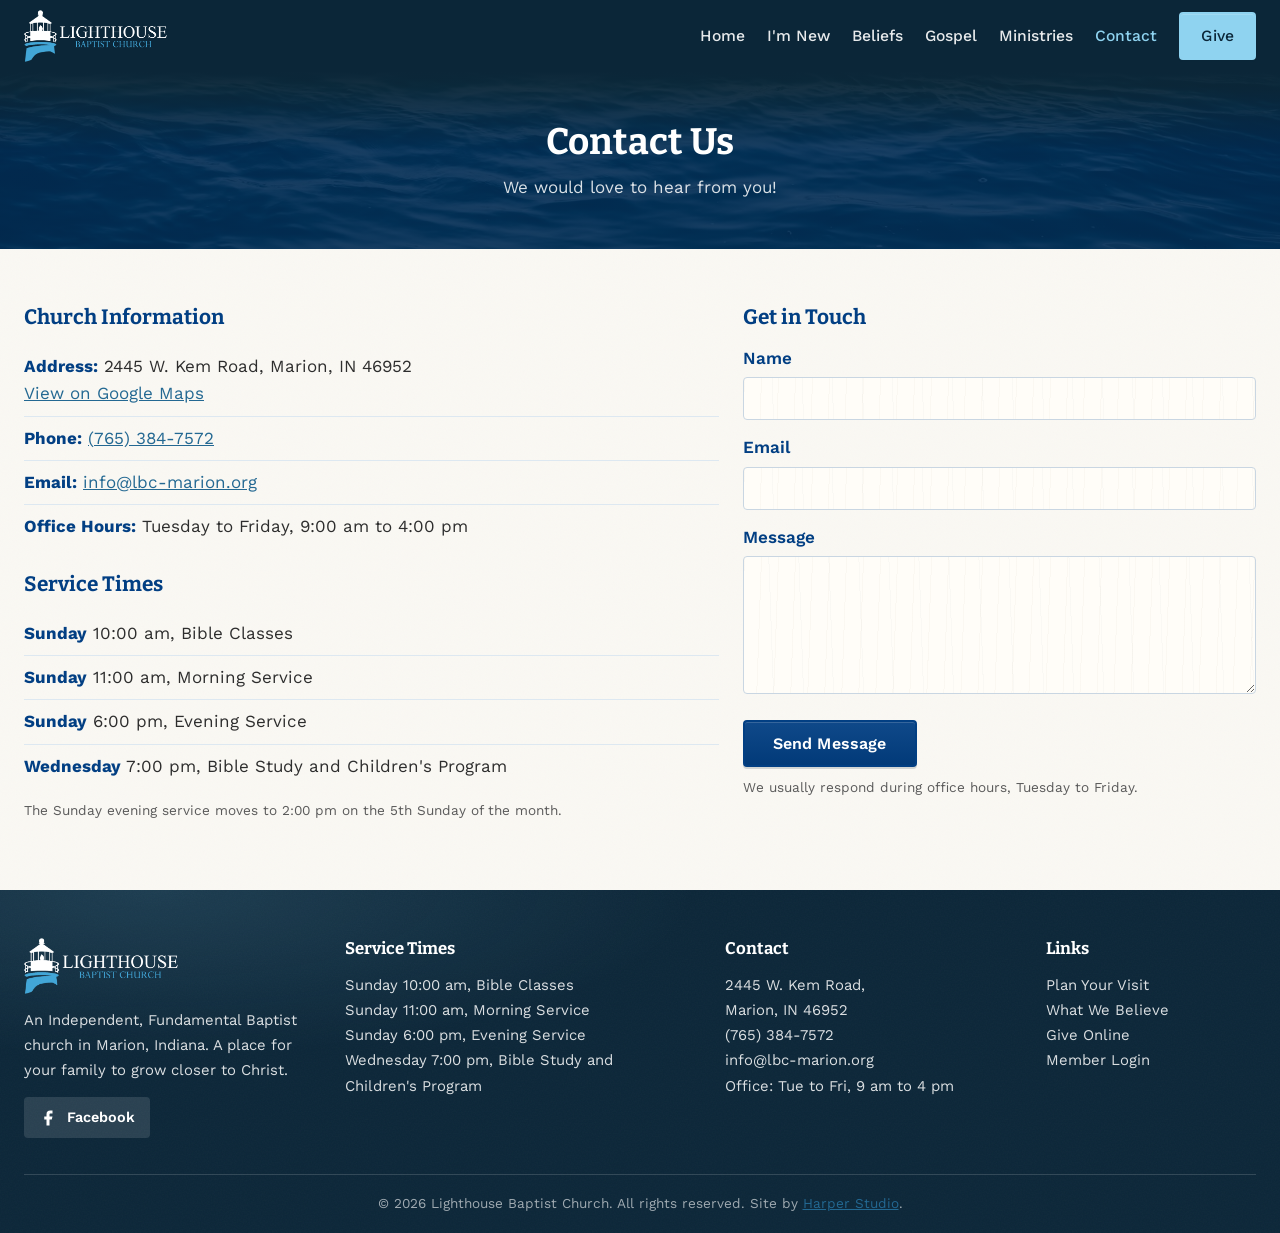
<file: contact.html>
<!DOCTYPE html>
<html lang="en">
<head>
<meta charset="UTF-8">
<meta name="viewport" content="width=device-width, initial-scale=1.0">
<meta name="color-scheme" content="light">
<meta name="supported-color-schemes" content="light">
<title>Contact — Lighthouse Baptist Church, Marion, IN</title>
<meta name="description" content="Lighthouse Baptist Church, 2445 W. Kem Road, Marion, IN 46952. Call (765) 384-7572. Office hours Tuesday to Friday, 9:00 am to 4:00 pm.">
<link rel="canonical" href="https://www.lbc-marion.org/contact.html">
<meta name="robots" content="index, follow">
<meta property="og:type" content="website">
<meta property="og:site_name" content="Lighthouse Baptist Church">
<meta property="og:title" content="Contact — Lighthouse Baptist Church, Marion, IN">
<meta property="og:description" content="Lighthouse Baptist Church, 2445 W. Kem Road, Marion, IN 46952. Call (765) 384-7572. Office hours Tuesday to Friday, 9:00 am to 4:00 pm.">
<meta property="og:url" content="https://www.lbc-marion.org/contact.html">
<meta property="og:image" content="https://www.lbc-marion.org/social-preview.jpg">
<meta property="og:locale" content="en_US">
<meta name="twitter:card" content="summary_large_image">
<meta name="twitter:title" content="Contact — Lighthouse Baptist Church, Marion, IN">
<meta name="twitter:description" content="2445 W. Kem Road, Marion, IN 46952. Call (765) 384-7572.">
<meta name="twitter:image" content="https://www.lbc-marion.org/social-preview.jpg">
<link rel="icon" href="favicon.ico?v=1" sizes="any">
<link rel="apple-touch-icon" href="apple-touch-icon.png?v=1">
<meta name="theme-color" content="#023f83">
<link rel="preconnect" href="https://fonts.googleapis.com">
<link rel="preconnect" href="https://fonts.gstatic.com" crossorigin>
<link href="https://fonts.googleapis.com/css2?family=Bitter:wght@600;700&family=Work+Sans:wght@400;500;600&display=swap" rel="stylesheet">
<link rel="stylesheet" href="style.css?v=53">
</head>
<body>
<a class="skip-link" href="#main">Skip to content</a>
<header class="site-header">
  <div class="header-inner">
    <a href="index.html" class="header-logo"><img src="img/logo-horizontal-white.png" alt="Lighthouse Baptist Church" width="564" height="205"></a>
    <nav class="main-nav" aria-label="Main navigation">
      <a href="index.html">Home</a>
      <a href="im-new.html">I'm New</a>
      <a href="beliefs.html">Beliefs</a>
      <a href="gospel.html">Gospel</a>
      <a href="ministries.html">Ministries</a>
      <a href="contact.html" class="active">Contact</a>
      <a class="btn btn-primary" href="https://give.tithe.ly/?formId=679f686f-5d42-11ee-90fc-1260ab546d11" target="_blank" rel="noopener" onclick="openGiving(event)">Give</a>
    </nav>
    <button class="nav-toggle" onclick="openMobileNav()" aria-label="Open menu">
      <svg width="28" height="28" viewBox="0 0 24 24" fill="none" stroke="#023f83" stroke-width="2" stroke-linecap="round"><line x1="3" y1="6" x2="21" y2="6"/><line x1="3" y1="12" x2="21" y2="12"/><line x1="3" y1="18" x2="21" y2="18"/></svg>
    </button>
  </div>
</header>

<nav class="mobile-nav" id="mobileNav" aria-label="Mobile navigation">
  <div class="mobile-nav-top">
    <img src="img/logo-horizontal-white.png" alt="Lighthouse Baptist Church" width="564" height="205">
    <button class="mobile-nav-close" onclick="closeMobileNav()" aria-label="Close menu">
      <svg width="28" height="28" viewBox="0 0 24 24" fill="none" stroke="#ffffff" stroke-width="2" stroke-linecap="round"><line x1="18" y1="6" x2="6" y2="18"/><line x1="6" y1="6" x2="18" y2="18"/></svg>
    </button>
  </div>
  <a href="index.html" onclick="closeMobileNav()">Home</a>
  <a href="im-new.html">I'm New</a>
  <a href="beliefs.html">What We Believe</a>
  <a href="gospel.html">The Gospel</a>
  <a href="ministries.html">Ministries</a>
  <a href="contact.html">Contact</a>
  <a class="btn" href="https://give.tithe.ly/?formId=679f686f-5d42-11ee-90fc-1260ab546d11" target="_blank" rel="noopener" onclick="openGiving(event)">Give Online</a>
</nav>

<main>

<section class="page-hero">
  <div class="container">
    <h1>Contact Us</h1>
    <span class="wave-rule"></span>
    <p>We would love to hear from you!</p>
  </div>
</section>

<section class="section">
  <div class="container contact-grid">

    <div class="visit-box fade-up">
      <h3>Church Information</h3>
      <ul>
        <li><strong>Address:</strong> 2445 W. Kem Road, Marion, IN 46952<br><a href="https://www.google.com/maps?q=Lighthouse+Baptist+Church,+2445+W.+Kem+Road,+Marion,+IN+46952">View on Google Maps</a></li>
        <li><strong>Phone:</strong> <a href="tel:+17653847572">(765) 384-7572</a></li>
        <li><strong>Email:</strong> <a href="mailto:info@lbc-marion.org">info@lbc-marion.org</a></li>
        <li><strong>Office Hours:</strong> Tuesday to Friday, 9:00 am to 4:00 pm</li>
      </ul>
      <h3 style="margin-top:24px;">Service Times</h3>
      <ul>
        <li><strong>Sunday</strong> 10:00 am, Bible Classes</li>
        <li><strong>Sunday</strong> 11:00 am, Morning Service</li>
        <li><strong>Sunday</strong> 6:00 pm, Evening Service</li>
        <li><strong>Wednesday</strong> 7:00 pm, Bible Study and Children's Program</li>
      </ul>
      <p class="form-note" style="margin-top:12px;">The Sunday evening service moves to 2:00 pm on the 5th Sunday of the month.</p>
    </div>

    <div class="visit-box fade-up">
      <h3>Get in Touch</h3>
      <!-- REPLACE THIS: create a Formspree form for info@lbc-marion.org and put its
           endpoint below in place of YOUR_FORM_ID. The first submission requires a
           one-time email confirmation from the church inbox. -->
      <form class="contact-form" action="https://formspree.io/f/YOUR_FORM_ID" method="POST">
        <input type="text" name="_gotcha" style="display:none" tabindex="-1" autocomplete="off" aria-hidden="true">
        <label for="cf-name">Name</label>
        <input id="cf-name" type="text" name="name" required autocomplete="name">
        <label for="cf-email">Email</label>
        <input id="cf-email" type="email" name="_replyto" required autocomplete="email">
        <label for="cf-message">Message</label>
        <textarea id="cf-message" name="message" rows="6" required></textarea>
        <button type="submit" class="btn btn-primary">Send Message</button>
        <p class="form-note">We usually respond during office hours, Tuesday to Friday.</p>
      </form>
    </div>

  </div>
</section>

</main>

<footer class="site-footer">
  <div class="container">
    <div class="footer-grid">
      <div class="footer-logo">
        <img src="img/logo-horizontal-white.png" alt="Lighthouse Baptist Church" width="564" height="205" loading="lazy">
        <p>An Independent, Fundamental Baptist church in Marion, Indiana. A place for your family to grow closer to Christ.</p>
        <div class="footer-social">
          <a href="https://www.facebook.com/lbcmarion/"><svg width="18" height="18" viewBox="0 0 24 24" fill="#ffffff" aria-hidden="true"><path d="M18 2h-3a5 5 0 0 0-5 5v3H7v4h3v8h4v-8h3l1-4h-4V7a1 1 0 0 1 1-1h3z"/></svg><span>Facebook</span></a>
        </div>
      </div>
      <div>
        <h3>Service Times</h3>
        <ul>
          <li>Sunday 10:00 am, Bible Classes</li>
          <li>Sunday 11:00 am, Morning Service</li>
          <li>Sunday 6:00 pm, Evening Service</li>
          <li>Wednesday 7:00 pm, Bible Study and Children's Program</li>
        </ul>
      </div>
      <div>
        <h3>Contact</h3>
        <ul>
          <li>2445 W. Kem Road,<br>Marion, IN 46952</li>
          <li><a href="tel:+17653847572">(765) 384-7572</a></li>
          <li><a href="mailto:info@lbc-marion.org">info@lbc-marion.org</a></li>
          <li>Office: Tue to Fri, 9 am to 4 pm</li>
        </ul>
      </div>
      <div>
        <h3>Links</h3>
        <ul>
          <li><a href="im-new.html">Plan Your Visit</a></li>
          <li><a href="beliefs.html">What We Believe</a></li>
          <li><a href="https://give.tithe.ly/?formId=679f686f-5d42-11ee-90fc-1260ab546d11" target="_blank" rel="noopener" onclick="openGiving(event)">Give Online</a></li>
          <li><a href="https://lighthousebaptistchurch5573.breezechms.com">Member Login</a></li>
        </ul>
      </div>
    </div>
    <div class="footer-bottom">&copy; 2026 Lighthouse Baptist Church. All rights reserved. Site by <a href="https://harperstudio.co/" target="_blank" rel="noopener">Harper Studio</a>.</div>
  </div>
</footer>

<div id="comingSoonModal">
  <div class="modal-box">
    <h3>Coming Soon</h3>
    <p>This feature is on the way. Check back soon, or reach out and we'll help.</p>
    <button onclick="closeComingSoon()" class="btn btn-primary">Close</button>
  </div>
</div>

<script src="main.js?v=4"></script>
</body>
</html>
</file>
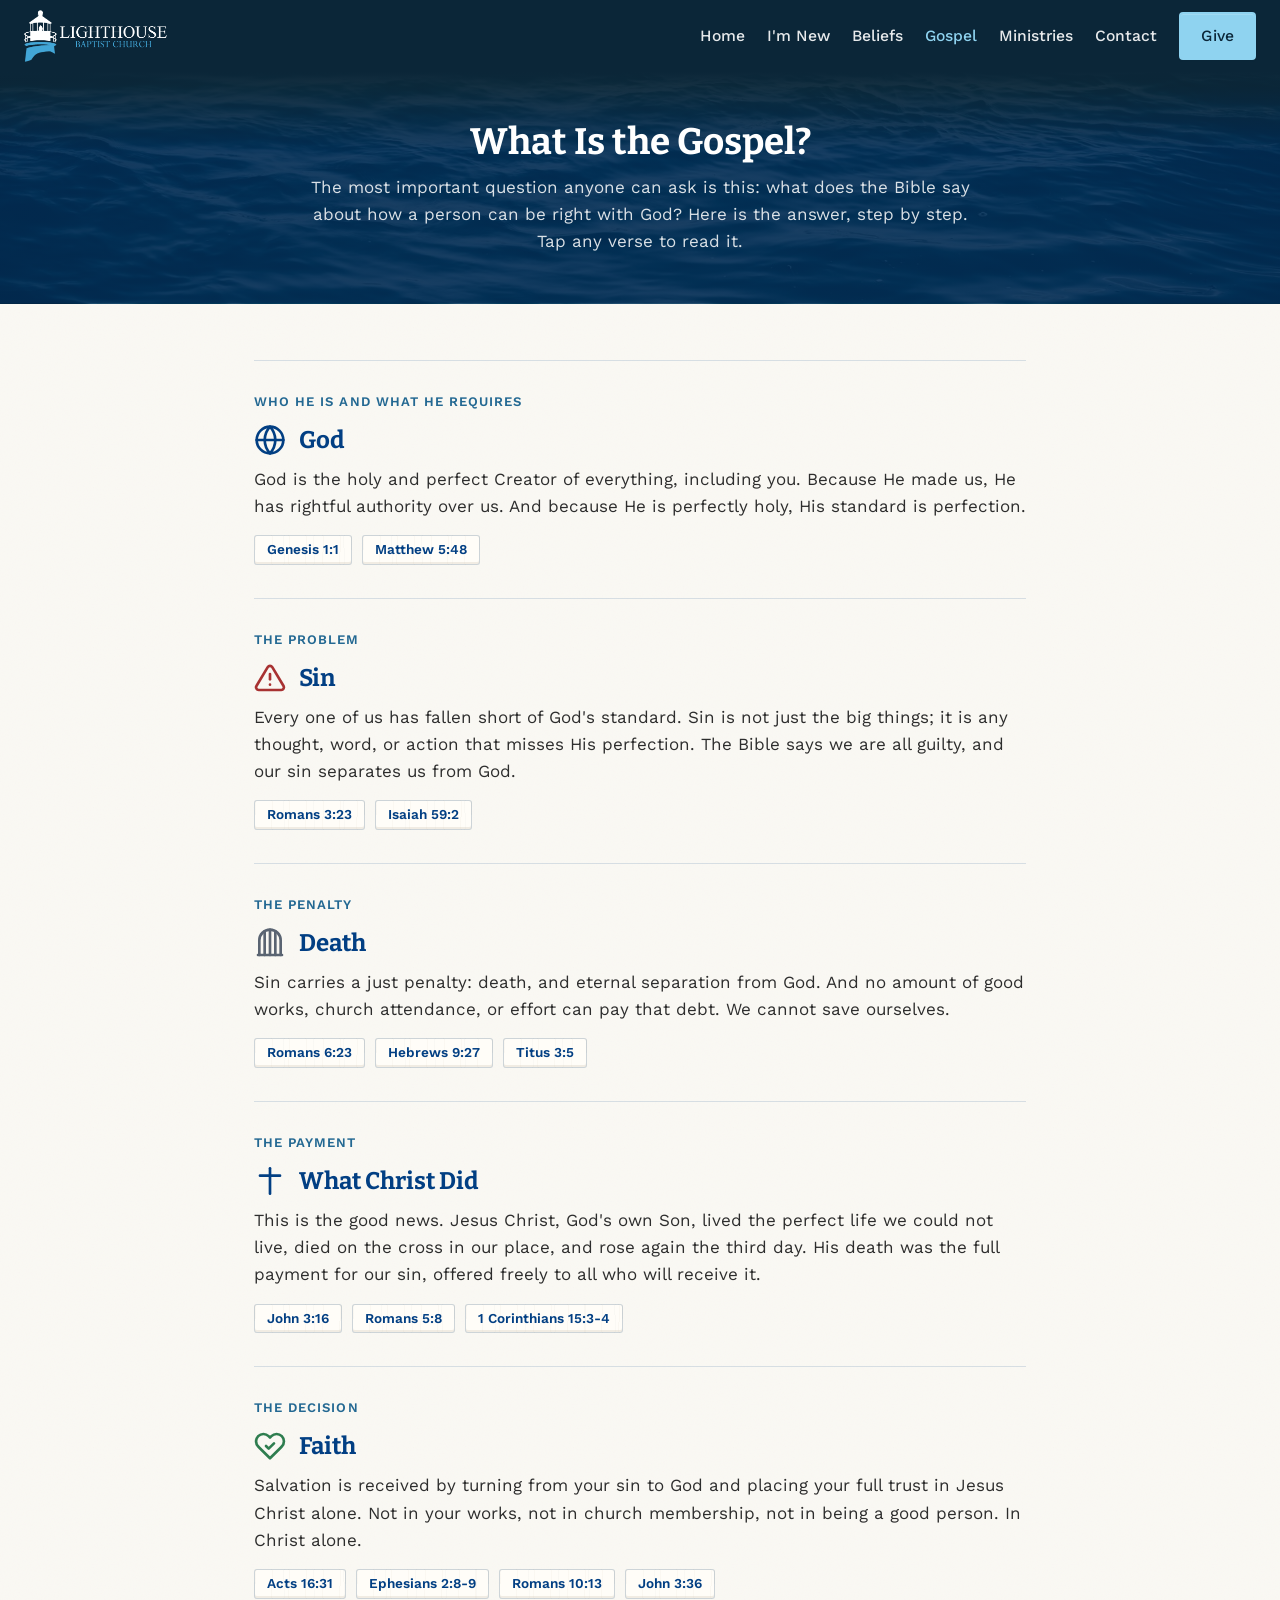
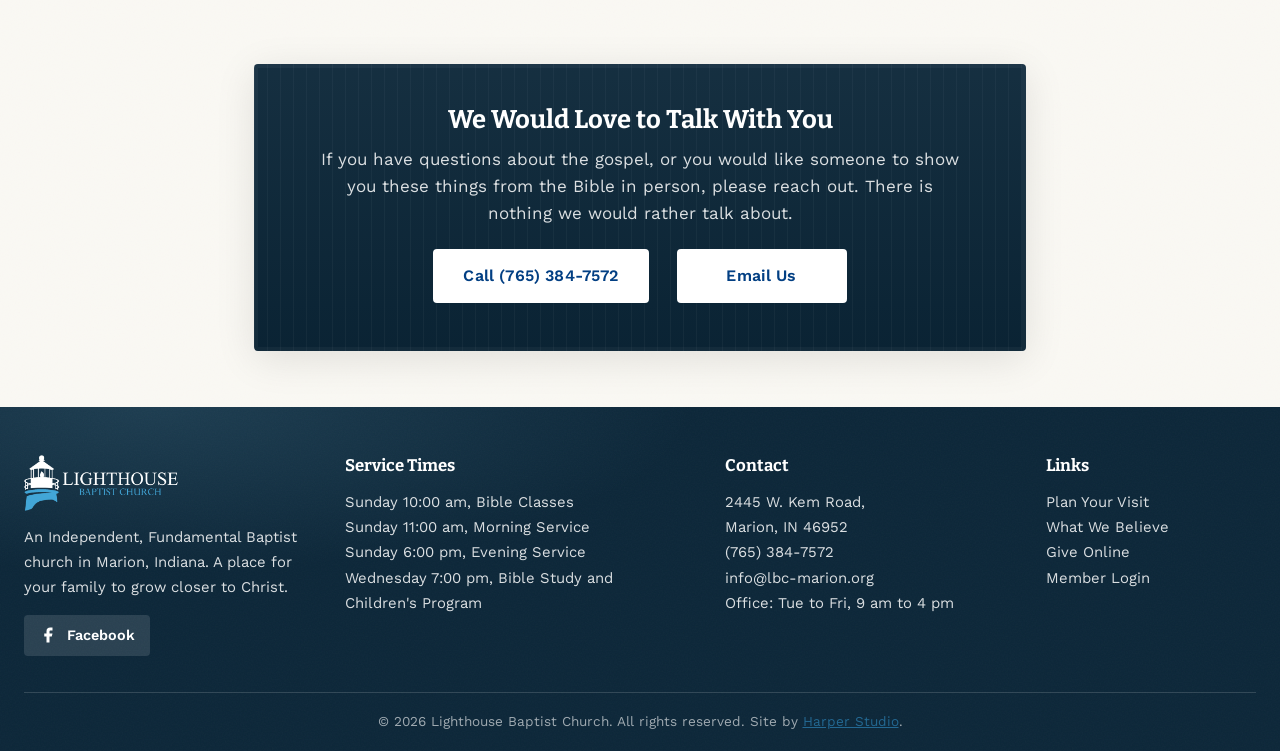
<file: gospel.html>
<!DOCTYPE html>
<html lang="en">
<head>
<meta charset="UTF-8">
<meta name="viewport" content="width=device-width, initial-scale=1.0">
<meta name="color-scheme" content="light">
<meta name="supported-color-schemes" content="light">
<title>What Is the Gospel? — Lighthouse Baptist Church, Marion, IN</title>
<meta name="description" content="What the Bible teaches about salvation: who God is, sin, its penalty, the payment Christ made, and the decision of faith. Lighthouse Baptist, Marion.">
<link rel="canonical" href="https://www.lbc-marion.org/gospel.html">
<meta name="robots" content="index, follow">
<meta property="og:type" content="website">
<meta property="og:site_name" content="Lighthouse Baptist Church">
<meta property="og:title" content="What Is the Gospel? — Lighthouse Baptist Church, Marion, IN">
<meta property="og:description" content="What the Bible teaches about salvation: who God is, sin, its penalty, the payment Christ made, and the decision of faith. Lighthouse Baptist, Marion.">
<meta property="og:url" content="https://www.lbc-marion.org/gospel.html">
<meta property="og:image" content="https://www.lbc-marion.org/social-preview.jpg">
<meta property="og:locale" content="en_US">
<meta name="twitter:card" content="summary_large_image">
<meta name="twitter:title" content="What Is the Gospel? — Lighthouse Baptist Church, Marion, IN">
<meta name="twitter:description" content="What the Bible teaches about salvation, from Lighthouse Baptist Church in Marion, Indiana.">
<meta name="twitter:image" content="https://www.lbc-marion.org/social-preview.jpg">
<link rel="icon" href="favicon.ico?v=1" sizes="any">
<link rel="apple-touch-icon" href="apple-touch-icon.png?v=1">
<meta name="theme-color" content="#023f83">
<link rel="preconnect" href="https://fonts.googleapis.com">
<link rel="preconnect" href="https://fonts.gstatic.com" crossorigin>
<link href="https://fonts.googleapis.com/css2?family=Bitter:wght@600;700&family=Work+Sans:wght@400;500;600&display=swap" rel="stylesheet">
<link rel="stylesheet" href="style.css?v=53">
</head>
<body>
<a class="skip-link" href="#main">Skip to content</a>
<header class="site-header">
  <div class="header-inner">
    <a href="index.html" class="header-logo"><img src="img/logo-horizontal-white.png" alt="Lighthouse Baptist Church" width="564" height="205"></a>
    <nav class="main-nav" aria-label="Main navigation">
      <a href="index.html">Home</a>
      <a href="im-new.html">I'm New</a>
      <a href="beliefs.html">Beliefs</a>
      <a href="gospel.html" class="active">Gospel</a>
      <a href="ministries.html">Ministries</a>
      <a href="contact.html">Contact</a>
      <a class="btn btn-primary" href="https://give.tithe.ly/?formId=679f686f-5d42-11ee-90fc-1260ab546d11" target="_blank" rel="noopener" onclick="openGiving(event)">Give</a>
    </nav>
    <button class="nav-toggle" onclick="openMobileNav()" aria-label="Open menu">
      <svg width="28" height="28" viewBox="0 0 24 24" fill="none" stroke="#023f83" stroke-width="2" stroke-linecap="round"><line x1="3" y1="6" x2="21" y2="6"/><line x1="3" y1="12" x2="21" y2="12"/><line x1="3" y1="18" x2="21" y2="18"/></svg>
    </button>
  </div>
</header>

<nav class="mobile-nav" id="mobileNav" aria-label="Mobile navigation">
  <div class="mobile-nav-top">
    <img src="img/logo-horizontal-white.png" alt="Lighthouse Baptist Church" width="564" height="205">
    <button class="mobile-nav-close" onclick="closeMobileNav()" aria-label="Close menu">
      <svg width="28" height="28" viewBox="0 0 24 24" fill="none" stroke="#ffffff" stroke-width="2" stroke-linecap="round"><line x1="18" y1="6" x2="6" y2="18"/><line x1="6" y1="6" x2="18" y2="18"/></svg>
    </button>
  </div>
  <a href="index.html" onclick="closeMobileNav()">Home</a>
  <a href="im-new.html">I'm New</a>
  <a href="beliefs.html">What We Believe</a>
  <a href="gospel.html">The Gospel</a>
  <a href="ministries.html">Ministries</a>
  <a href="contact.html">Contact</a>
  <a class="btn" href="https://give.tithe.ly/?formId=679f686f-5d42-11ee-90fc-1260ab546d11" target="_blank" rel="noopener" onclick="openGiving(event)">Give Online</a>
</nav>

<main>

<section class="page-hero">
  <div class="container">
    <h1>What Is the Gospel?</h1>
    <span class="wave-rule"></span>
    <p>The most important question anyone can ask is this: what does the Bible say about how a person can be right with God? Here is the answer, step by step. Tap any verse to read it.</p>
  </div>
</section>

<section class="section">
  <div class="container" style="max-width:820px;">

    <div class="gospel-section fade-up">
      <p class="gospel-sub">Who He Is and What He Requires</p>
      <h2><span class="gospel-icon gi-navy"><svg width="30" height="30" viewBox="0 0 24 24" fill="none" stroke-width="2" stroke-linecap="round" stroke-linejoin="round"><circle cx="12" cy="12" r="10"/><path d="M2 12h20"/><path d="M12 2a15.3 15.3 0 0 1 4 10 15.3 15.3 0 0 1-4 10 15.3 15.3 0 0 1-4-10 15.3 15.3 0 0 1 4-10z"/></svg></span><span class="gospel-title">God</span></h2>
      <p>God is the holy and perfect Creator of everything, including you. Because He made us, He has rightful authority over us. And because He is perfectly holy, His standard is perfection.</p>
        <div class="scripture-list">
          <span class="scripture" role="button" tabindex="0" aria-expanded="false" onclick="toggleVerse(this)" onkeydown="verseKey(event,this)" data-verse="In the beginning God created the heaven and the earth.">Genesis 1:1</span>
          <span class="scripture" role="button" tabindex="0" aria-expanded="false" onclick="toggleVerse(this)" onkeydown="verseKey(event,this)" data-verse="Be ye therefore perfect, even as your Father which is in heaven is perfect.">Matthew 5:48</span>
    </div>
    </div>

    <div class="gospel-section fade-up">
      <p class="gospel-sub">The Problem</p>
      <h2><span class="gospel-icon gi-red"><svg width="30" height="30" viewBox="0 0 24 24" fill="none" stroke-width="2" stroke-linecap="round" stroke-linejoin="round"><path d="M10.29 3.86L1.82 18a2 2 0 0 0 1.71 3h16.94a2 2 0 0 0 1.71-3L13.71 3.86a2 2 0 0 0-3.42 0z"/><line x1="12" y1="9" x2="12" y2="13"/><line x1="12" y1="17" x2="12.01" y2="17"/></svg></span><span class="gospel-title">Sin</span></h2>
      <p>Every one of us has fallen short of God's standard. Sin is not just the big things; it is any thought, word, or action that misses His perfection. The Bible says we are all guilty, and our sin separates us from God.</p>
        <div class="scripture-list">
          <span class="scripture" role="button" tabindex="0" aria-expanded="false" onclick="toggleVerse(this)" onkeydown="verseKey(event,this)" data-verse="For all have sinned, and come short of the glory of God;">Romans 3:23</span>
          <span class="scripture" role="button" tabindex="0" aria-expanded="false" onclick="toggleVerse(this)" onkeydown="verseKey(event,this)" data-verse="But your iniquities have separated between you and your God, and your sins have hid his face from you, that he will not hear.">Isaiah 59:2</span>
    </div>
    </div>

    <div class="gospel-section fade-up">
      <p class="gospel-sub">The Penalty</p>
      <h2><span class="gospel-icon gi-gray"><svg width="30" height="30" viewBox="0 0 24 24" fill="none" stroke-width="2" stroke-linecap="round" stroke-linejoin="round" aria-hidden="true"><path d="M4 21V10a8 8 0 0 1 16 0v11"/><path d="M12 21V2.2"/><path d="M8 21V3.2"/><path d="M16 21V3.2"/><path d="M3 21h18"/></svg></span><span class="gospel-title">Death</span></h2>
      <p>Sin carries a just penalty: death, and eternal separation from God. And no amount of good works, church attendance, or effort can pay that debt. We cannot save ourselves.</p>
        <div class="scripture-list">
          <span class="scripture" role="button" tabindex="0" aria-expanded="false" onclick="toggleVerse(this)" onkeydown="verseKey(event,this)" data-verse="For the wages of sin is death; but the gift of God is eternal life through Jesus Christ our Lord.">Romans 6:23</span>
          <span class="scripture" role="button" tabindex="0" aria-expanded="false" onclick="toggleVerse(this)" onkeydown="verseKey(event,this)" data-verse="And as it is appointed unto men once to die, but after this the judgment:">Hebrews 9:27</span>
          <span class="scripture" role="button" tabindex="0" aria-expanded="false" onclick="toggleVerse(this)" onkeydown="verseKey(event,this)" data-verse="Not by works of righteousness which we have done, but according to his mercy he saved us, by the washing of regeneration, and renewing of the Holy Ghost;">Titus 3:5</span>
    </div>
    </div>

    <div class="gospel-section fade-up">
      <p class="gospel-sub">The Payment</p>
      <h2><span class="gospel-icon gi-navy"><svg width="30" height="30" viewBox="0 0 24 24" fill="none" stroke-width="2" stroke-linecap="round" stroke-linejoin="round"><line x1="12" y1="2.5" x2="12" y2="21.5"/><line x1="4.5" y1="8" x2="19.5" y2="8"/></svg></span><span class="gospel-title">What Christ Did</span></h2>
      <p>This is the good news. Jesus Christ, God's own Son, lived the perfect life we could not live, died on the cross in our place, and rose again the third day. His death was the full payment for our sin, offered freely to all who will receive it.</p>
        <div class="scripture-list">
          <span class="scripture" role="button" tabindex="0" aria-expanded="false" onclick="toggleVerse(this)" onkeydown="verseKey(event,this)" data-verse="For God so loved the world, that he gave his only begotten Son, that whosoever believeth in him should not perish, but have everlasting life.">John 3:16</span>
          <span class="scripture" role="button" tabindex="0" aria-expanded="false" onclick="toggleVerse(this)" onkeydown="verseKey(event,this)" data-verse="But God commendeth his love toward us, in that, while we were yet sinners, Christ died for us.">Romans 5:8</span>
          <span class="scripture" role="button" tabindex="0" aria-expanded="false" onclick="toggleVerse(this)" onkeydown="verseKey(event,this)" data-verse="For I delivered unto you first of all that which I also received, how that Christ died for our sins according to the scriptures; And that he was buried, and that he rose again the third day according to the scriptures:">1 Corinthians 15:3-4</span>
    </div>
    </div>

    <div class="gospel-section fade-up">
      <p class="gospel-sub">The Decision</p>
      <h2><span class="gospel-icon gi-green"><svg width="30" height="30" viewBox="0 0 24 24" fill="none" stroke-width="2" stroke-linecap="round" stroke-linejoin="round"><path d="M20.84 4.61a5.5 5.5 0 0 0-7.78 0L12 5.67l-1.06-1.06a5.5 5.5 0 0 0-7.78 7.78l1.06 1.06L12 21.23l7.78-7.78 1.06-1.06a5.5 5.5 0 0 0 0-7.78z"/><path d="M9 12l2 2 4-4"/></svg></span><span class="gospel-title">Faith</span></h2>
      <p>Salvation is received by turning from your sin to God and placing your full trust in Jesus Christ alone. Not in your works, not in church membership, not in being a good person. In Christ alone.</p>
        <div class="scripture-list">
          <span class="scripture" role="button" tabindex="0" aria-expanded="false" onclick="toggleVerse(this)" onkeydown="verseKey(event,this)" data-verse="And they said, Believe on the Lord Jesus Christ, and thou shalt be saved, and thy house.">Acts 16:31</span>
          <span class="scripture" role="button" tabindex="0" aria-expanded="false" onclick="toggleVerse(this)" onkeydown="verseKey(event,this)" data-verse="For by grace are ye saved through faith; and that not of yourselves: it is the gift of God: Not of works, lest any man should boast.">Ephesians 2:8-9</span>
          <span class="scripture" role="button" tabindex="0" aria-expanded="false" onclick="toggleVerse(this)" onkeydown="verseKey(event,this)" data-verse="For whosoever shall call upon the name of the Lord shall be saved.">Romans 10:13</span>
          <span class="scripture" role="button" tabindex="0" aria-expanded="false" onclick="toggleVerse(this)" onkeydown="verseKey(event,this)" data-verse="He that believeth on the Son hath everlasting life: and he that believeth not the Son shall not see life; but the wrath of God abideth on him.">John 3:36</span>
    </div>
    </div>

    <div class="gospel-cta fade-up">
      <h2>We Would Love to Talk With You</h2>
      <p>If you have questions about the gospel, or you would like someone to show you these things from the Bible in person, please reach out. There is nothing we would rather talk about.</p>
      <div class="btn-row">
        <a class="btn btn-light" href="tel:+17653847572">Call (765) 384-7572</a>
        <a class="btn btn-light" href="mailto:info@lbc-marion.org">Email Us</a>
      </div>
    </div>

  </div>
</section>

</main>

<footer class="site-footer">
  <div class="container">
    <div class="footer-grid">
      <div class="footer-logo">
        <img src="img/logo-horizontal-white.png" alt="Lighthouse Baptist Church" width="564" height="205" loading="lazy">
        <p>An Independent, Fundamental Baptist church in Marion, Indiana. A place for your family to grow closer to Christ.</p>
        <div class="footer-social">
          <a href="https://www.facebook.com/lbcmarion/"><svg width="18" height="18" viewBox="0 0 24 24" fill="#ffffff" aria-hidden="true"><path d="M18 2h-3a5 5 0 0 0-5 5v3H7v4h3v8h4v-8h3l1-4h-4V7a1 1 0 0 1 1-1h3z"/></svg><span>Facebook</span></a>
        </div>
      </div>
      <div>
        <h3>Service Times</h3>
        <ul>
          <li>Sunday 10:00 am, Bible Classes</li>
          <li>Sunday 11:00 am, Morning Service</li>
          <li>Sunday 6:00 pm, Evening Service</li>
          <li>Wednesday 7:00 pm, Bible Study and Children's Program</li>
        </ul>
      </div>
      <div>
        <h3>Contact</h3>
        <ul>
          <li>2445 W. Kem Road,<br>Marion, IN 46952</li>
          <li><a href="tel:+17653847572">(765) 384-7572</a></li>
          <li><a href="mailto:info@lbc-marion.org">info@lbc-marion.org</a></li>
          <li>Office: Tue to Fri, 9 am to 4 pm</li>
        </ul>
      </div>
      <div>
        <h3>Links</h3>
        <ul>
          <li><a href="im-new.html">Plan Your Visit</a></li>
          <li><a href="beliefs.html">What We Believe</a></li>
          <li><a href="https://give.tithe.ly/?formId=679f686f-5d42-11ee-90fc-1260ab546d11" target="_blank" rel="noopener" onclick="openGiving(event)">Give Online</a></li>
          <li><a href="https://lighthousebaptistchurch5573.breezechms.com">Member Login</a></li>
        </ul>
      </div>
    </div>
    <div class="footer-bottom">&copy; 2026 Lighthouse Baptist Church. All rights reserved. Site by <a href="https://harperstudio.co/" target="_blank" rel="noopener">Harper Studio</a>.</div>
  </div>
</footer>

<div id="comingSoonModal">
  <div class="modal-box">
    <h3>Coming Soon</h3>
    <p>This feature is on the way. Check back soon, or reach out and we'll help.</p>
    <button onclick="closeComingSoon()" class="btn btn-primary">Close</button>
  </div>
</div>

<script src="main.js?v=4"></script>
</body>
</html>
</file>
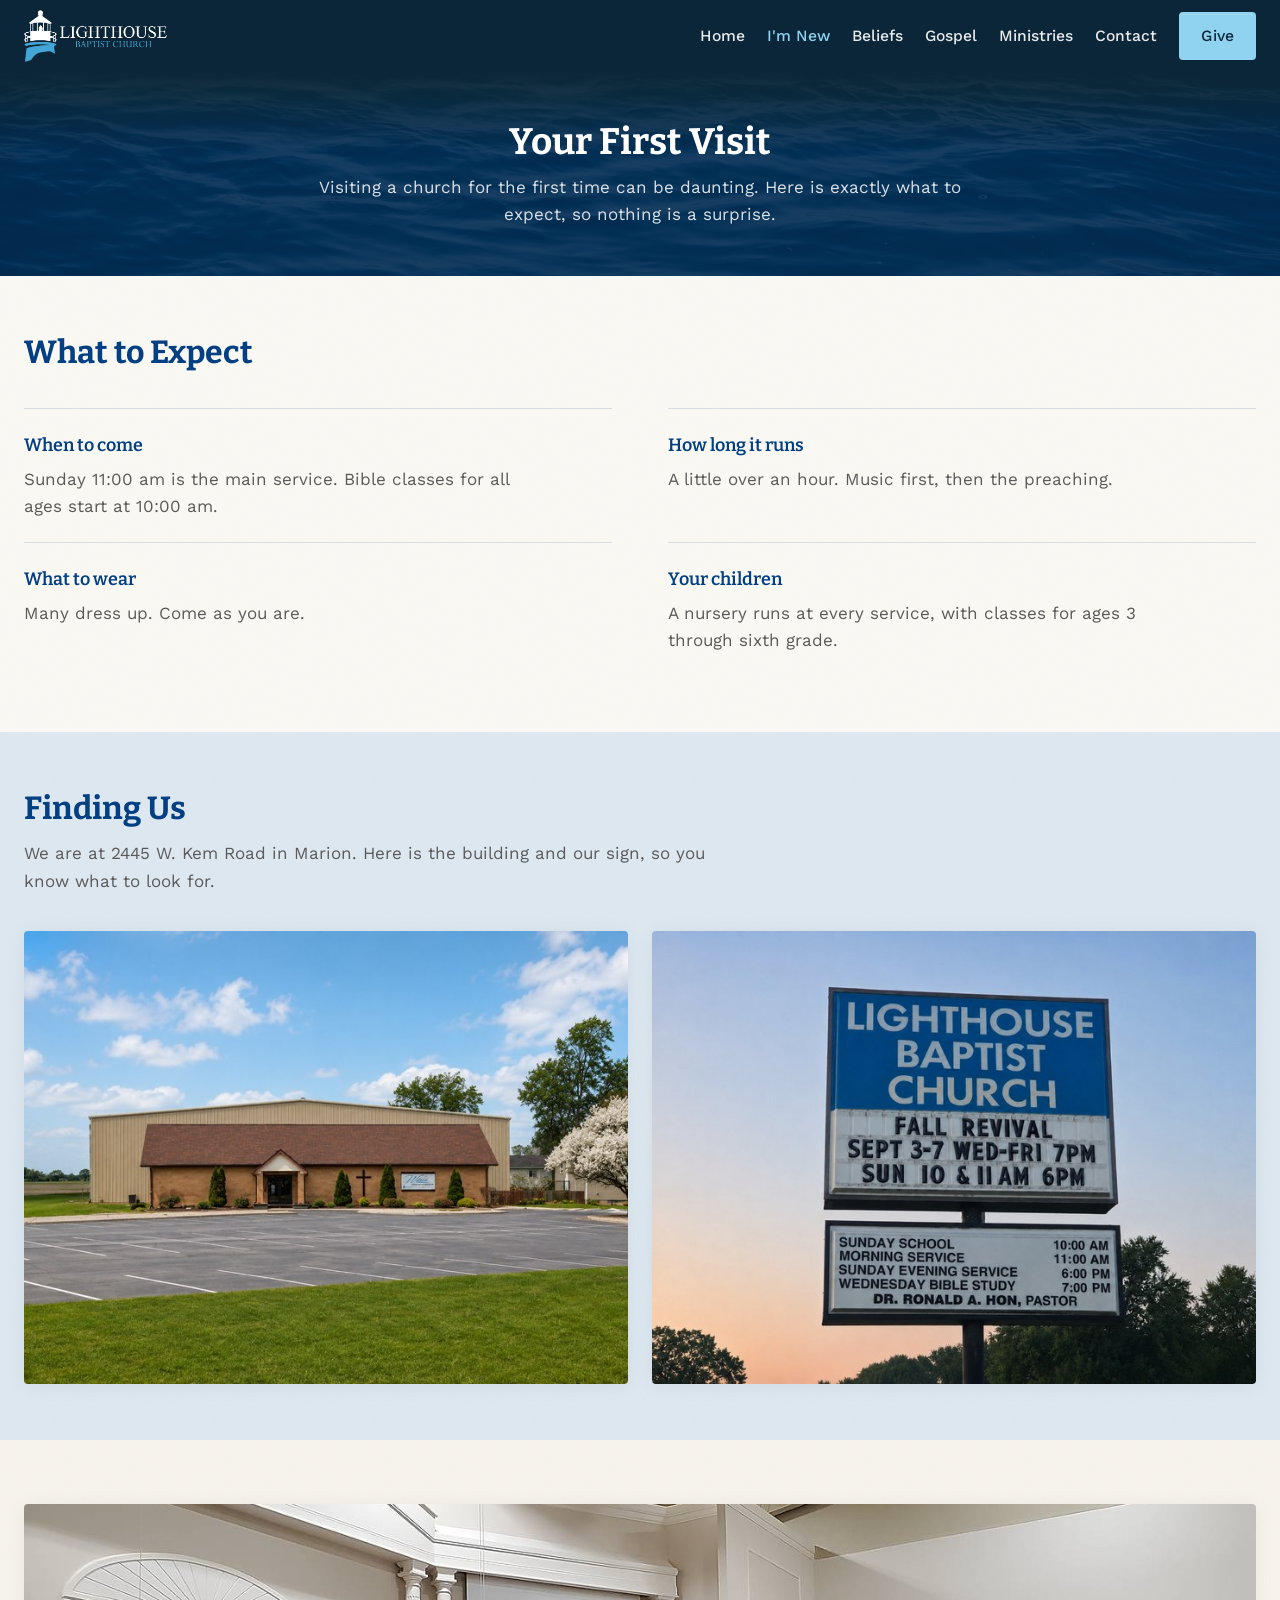
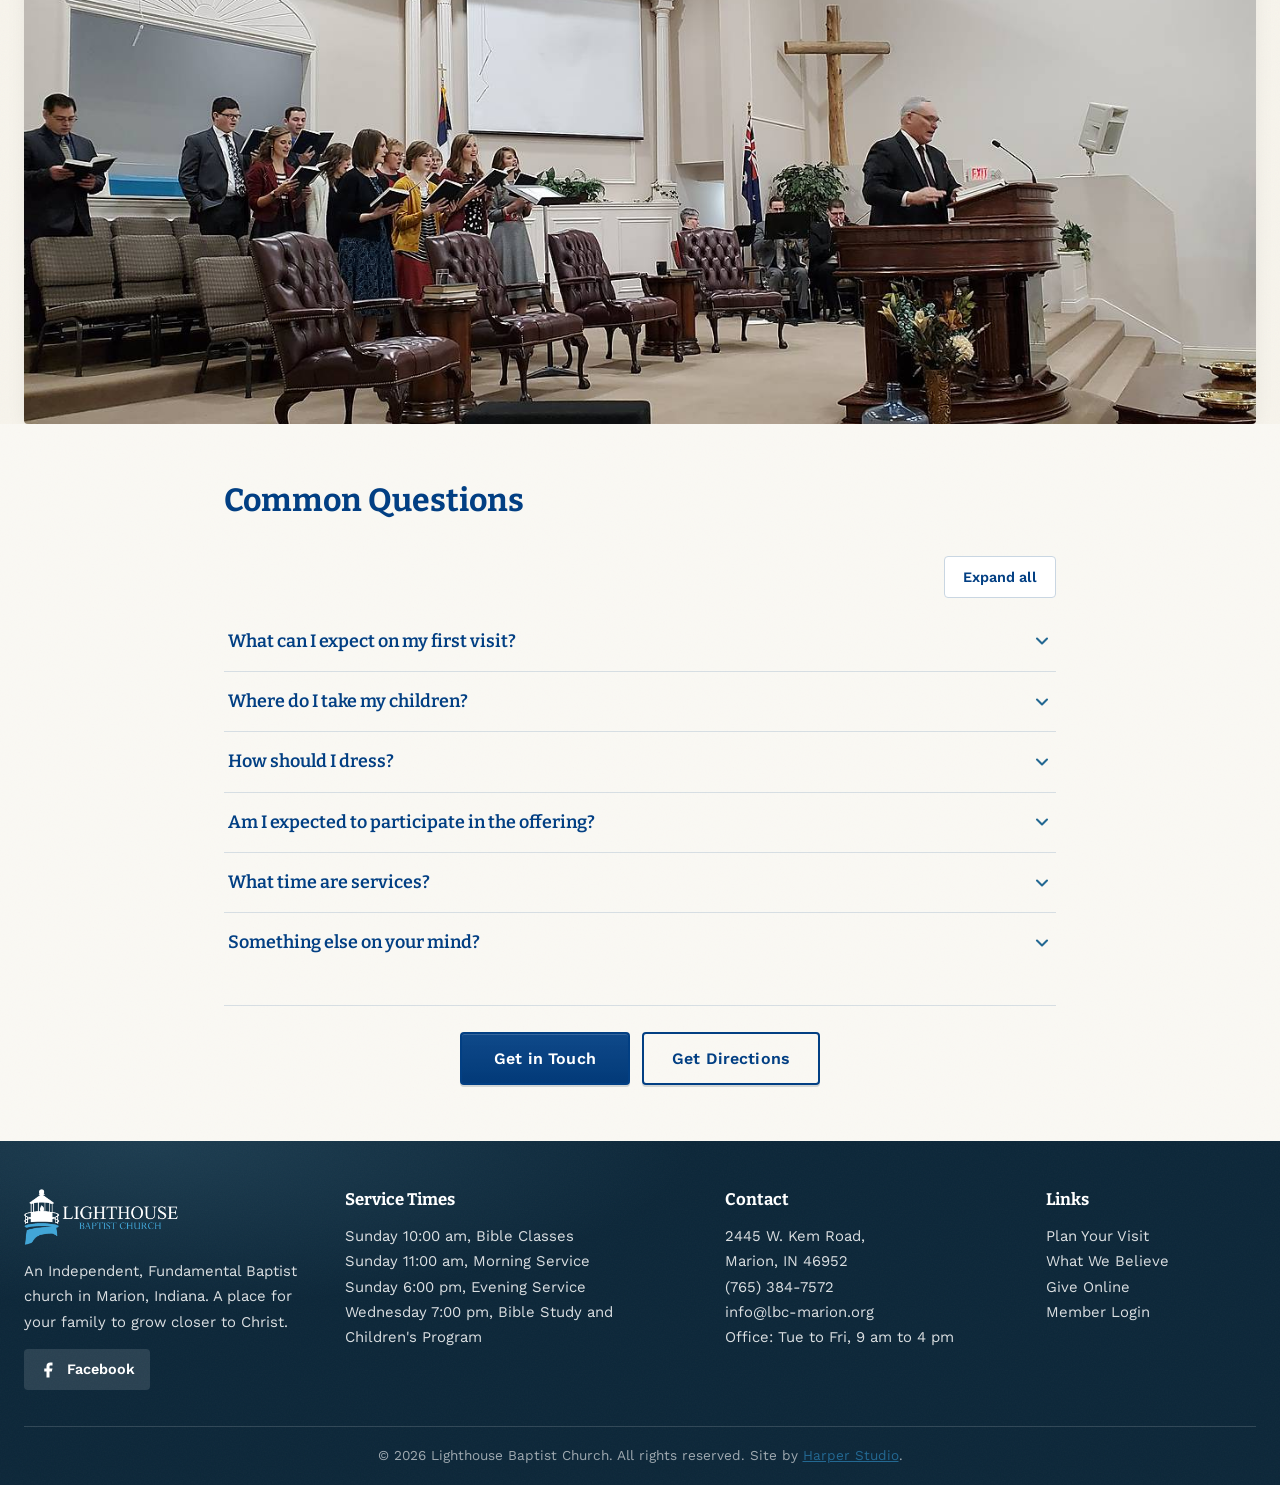
<file: im-new.html>
<!DOCTYPE html>
<html lang="en">
<head>
<meta charset="UTF-8">
<meta name="viewport" content="width=device-width, initial-scale=1.0">
<meta name="color-scheme" content="light">
<meta name="supported-color-schemes" content="light">
<title>I'm New — Lighthouse Baptist Church, Marion, IN</title>
<meta name="description" content="Planning your first visit to Lighthouse Baptist Church, Marion, Indiana? What to expect and where to take your children. Sunday 10, 11 am, and 6 pm.">
<link rel="canonical" href="https://www.lbc-marion.org/im-new.html">
<meta name="robots" content="index, follow">
<meta property="og:type" content="website">
<meta property="og:site_name" content="Lighthouse Baptist Church">
<meta property="og:title" content="I'm New — Lighthouse Baptist Church, Marion, IN">
<meta property="og:description" content="Planning your first visit to Lighthouse Baptist Church, Marion, Indiana? What to expect and where to take your children. Sunday 10, 11 am, and 6 pm.">
<meta property="og:url" content="https://www.lbc-marion.org/im-new.html">
<meta property="og:image" content="https://www.lbc-marion.org/social-preview.jpg">
<meta property="og:locale" content="en_US">
<meta name="twitter:card" content="summary_large_image">
<meta name="twitter:title" content="I'm New — Lighthouse Baptist Church, Marion, IN">
<meta name="twitter:description" content="What to expect on your first visit. Sunday services at 10:00 am, 11:00 am, and 6:00 pm.">
<meta name="twitter:image" content="https://www.lbc-marion.org/social-preview.jpg">
<link rel="icon" href="favicon.ico?v=1" sizes="any">
<link rel="apple-touch-icon" href="apple-touch-icon.png?v=1">
<meta name="theme-color" content="#023f83">
<link rel="preconnect" href="https://fonts.googleapis.com">
<link rel="preconnect" href="https://fonts.gstatic.com" crossorigin>
<link href="https://fonts.googleapis.com/css2?family=Bitter:wght@600;700&family=Work+Sans:wght@400;500;600&display=swap" rel="stylesheet">
<link rel="stylesheet" href="style.css?v=53">
</head>
<body>
<a class="skip-link" href="#main">Skip to content</a>
<header class="site-header">
  <div class="header-inner">
    <a href="index.html" class="header-logo"><img src="img/logo-horizontal-white.png" alt="Lighthouse Baptist Church" width="564" height="205"></a>
    <nav class="main-nav" aria-label="Main navigation">
      <a href="index.html">Home</a>
      <a href="im-new.html" class="active">I'm New</a>
      <a href="beliefs.html">Beliefs</a>
      <a href="gospel.html">Gospel</a>
      <a href="ministries.html">Ministries</a>
      <a href="contact.html">Contact</a>
      <a class="btn btn-primary" href="https://give.tithe.ly/?formId=679f686f-5d42-11ee-90fc-1260ab546d11" target="_blank" rel="noopener" onclick="openGiving(event)">Give</a>
    </nav>
    <button class="nav-toggle" onclick="openMobileNav()" aria-label="Open menu">
      <svg width="28" height="28" viewBox="0 0 24 24" fill="none" stroke="#023f83" stroke-width="2" stroke-linecap="round"><line x1="3" y1="6" x2="21" y2="6"/><line x1="3" y1="12" x2="21" y2="12"/><line x1="3" y1="18" x2="21" y2="18"/></svg>
    </button>
  </div>
</header>

<nav class="mobile-nav" id="mobileNav" aria-label="Mobile navigation">
  <div class="mobile-nav-top">
    <img src="img/logo-horizontal-white.png" alt="Lighthouse Baptist Church" width="564" height="205">
    <button class="mobile-nav-close" onclick="closeMobileNav()" aria-label="Close menu">
      <svg width="28" height="28" viewBox="0 0 24 24" fill="none" stroke="#ffffff" stroke-width="2" stroke-linecap="round"><line x1="18" y1="6" x2="6" y2="18"/><line x1="6" y1="6" x2="18" y2="18"/></svg>
    </button>
  </div>
  <a href="index.html" onclick="closeMobileNav()">Home</a>
  <a href="im-new.html">I'm New</a>
  <a href="beliefs.html">What We Believe</a>
  <a href="gospel.html">The Gospel</a>
  <a href="ministries.html">Ministries</a>
  <a href="contact.html">Contact</a>
  <a class="btn" href="https://give.tithe.ly/?formId=679f686f-5d42-11ee-90fc-1260ab546d11" target="_blank" rel="noopener" onclick="openGiving(event)">Give Online</a>
</nav>

<main>

<section class="page-hero">
  <div class="container">
    <h1>Your First Visit</h1>
    <span class="wave-rule"></span>
    <p>Visiting a church for the first time can be daunting. Here is exactly what to expect, so nothing is a surprise.</p>
  </div>
</section>

<section class="section">
  <div class="container">
    <div class="section-header section-header-left">
      <h2>What to Expect</h2>
      <span class="wave-rule wave-rule-left"></span>
    </div>
    <dl class="expect-list">
      <div class="fade-up">
        <dt>When to come</dt>
        <dd>Sunday 11:00 am is the main service. Bible classes for all ages start at 10:00 am.</dd>
      </div>
      <div class="fade-up">
        <dt>How long it runs</dt>
        <dd>A little over an hour. Music first, then the preaching.</dd>
      </div>
      <div class="fade-up">
        <dt>What to wear</dt>
        <dd>Many dress up. Come as you are.</dd>
      </div>
      <div class="fade-up">
        <dt>Your children</dt>
        <dd>A nursery runs at every service, with classes for ages 3 through sixth grade.</dd>
      </div>
    </dl>
  </div>
</section>

<section class="section section-alt">
  <div class="container">
    <div class="section-header section-header-left">
      <h2>Finding Us</h2>
      <span class="wave-rule wave-rule-left"></span>
      <p class="section-lead">We are at 2445 W. Kem Road in Marion. Here is the building and our sign, so you know what to look for.</p>
    </div>
    <div class="wayfinding">
      <img src="img/church-exterior.jpg"
           srcset="img/church-exterior-sm.jpg 700w, img/church-exterior.jpg 1248w"
           sizes="(max-width: 760px) calc(100vw - 48px), (max-width: 1319px) calc((100vw - 72px) / 2), 624px"
           alt="The front of Lighthouse Baptist Church, a brick building with a cross and a Welcome sign beside the entrance"
           width="1248" height="936" loading="lazy">
      <img src="img/church-sign.jpg"
           srcset="img/church-sign-sm.jpg 700w, img/church-sign.jpg 1248w"
           sizes="(max-width: 760px) calc(100vw - 48px), (max-width: 1319px) calc((100vw - 72px) / 2), 624px"
           alt="The Lighthouse Baptist Church road sign, listing Sunday School at 10:00 am, morning service at 11:00 am, Sunday evening service at 6:00 pm, and Wednesday Bible study at 7:00 pm, with Dr. Ronald A. Hon as pastor"
           width="1248" height="936" loading="lazy">
    </div>
  </div>
</section>

<div class="photo-band">
  <img src="img/sanctuary-pulpit-1400.jpg"
       srcset="img/sanctuary-pulpit-sm.jpg 700w, img/sanctuary-pulpit-1400.jpg 1400w, img/sanctuary-pulpit.jpg 2100w"
       sizes="(max-width: 1319px) 100vw, 1272px"
       alt="Pastor Hon preaching while the choir stands behind him during a Sunday service"
       width="2100" height="1575" loading="lazy">
</div>

<section class="section">
  <div class="container container-narrow">
    <div class="section-header section-header-left">
      <h2>Common Questions</h2>
      <span class="wave-rule wave-rule-left"></span>
    </div>

    <div class="acc-controls">
      <button type="button" class="acc-toggle-all" aria-expanded="false" onclick="toggleAllAccordions(this)">Expand all</button>
    </div>

    <div class="belief-section acc-item fade-up" id="first-visit">
      <h2 class="acc-head">
        <button type="button" class="acc-btn" id="btn-first-visit" aria-expanded="false" aria-controls="panel-first-visit" onclick="toggleAccordion(this)">
          <span>What can I expect on my first visit?</span>
          <svg class="acc-chevron" width="20" height="20" viewBox="0 0 24 24" fill="none" stroke-width="2.5" stroke-linecap="round" stroke-linejoin="round" aria-hidden="true"><polyline points="6 9 12 15 18 9"/></svg>
        </button>
      </h2>
      <div class="acc-panel" id="panel-first-visit" role="region" aria-labelledby="btn-first-visit" hidden>
        <p>During our services you will enjoy the inspiring and uplifting music of the choir, ensembles, and soloists. The music is always followed by a clear, helpful, and challenging Bible message from our Pastor. This service is a little over one hour in length.</p>
        <p>Also, during the 10:00 hour, there are Bible classes for adults in all stages of life. These classes are smaller group settings where you are invited to meet people, enjoy perhaps some coffee and donuts, and hear a teaching lesson more directly applicable to your life-stage. The best way to get to know people at Lighthouse Baptist Church is to visit one of these adult Bible classes.</p>
      </div>
    </div>

    <div class="belief-section acc-item fade-up" id="children">
      <h2 class="acc-head">
        <button type="button" class="acc-btn" id="btn-children" aria-expanded="false" aria-controls="panel-children" onclick="toggleAccordion(this)">
          <span>Where do I take my children?</span>
          <svg class="acc-chevron" width="20" height="20" viewBox="0 0 24 24" fill="none" stroke-width="2.5" stroke-linecap="round" stroke-linejoin="round" aria-hidden="true"><polyline points="6 9 12 15 18 9"/></svg>
        </button>
      </h2>
      <div class="acc-panel" id="panel-children" role="region" aria-labelledby="btn-children" hidden>
        <p>Starting with excellent nurseries, there is something special for children of all ages. At every service there are safe, clean, and well-staffed nurseries for children 2 years old and under. For the infants, workers will take your cell phone number so that the nursery attendants can easily contact you if there is a need.</p>
        <p>For children three years old through sixth grade there are fun, friendly, and Bible-centered classes. These classes are staffed with trained, friendly, and well-qualified teachers and helpers who will make church exciting and memorable for your child.</p>
        <p>When you first arrive at LBC we would like to help you find the appropriate nurseries, classes, and services for every person in your family. Our greeters and ushers are located in the lobby of the main auditorium and will gladly help direct and even escort you to the right place.</p>
      </div>
    </div>

    <div class="belief-section acc-item fade-up" id="dress">
      <h2 class="acc-head">
        <button type="button" class="acc-btn" id="btn-dress" aria-expanded="false" aria-controls="panel-dress" onclick="toggleAccordion(this)">
          <span>How should I dress?</span>
          <svg class="acc-chevron" width="20" height="20" viewBox="0 0 24 24" fill="none" stroke-width="2.5" stroke-linecap="round" stroke-linejoin="round" aria-hidden="true"><polyline points="6 9 12 15 18 9"/></svg>
        </button>
      </h2>
      <div class="acc-panel" id="panel-dress" role="region" aria-labelledby="btn-dress" hidden>
        <p>Our ministry leaders and many of our church family dress in more traditional "Sunday" dress; however, our main goal is that you would feel welcome and comfortable on your visit here at Lighthouse!</p>
      </div>
    </div>

    <div class="belief-section acc-item fade-up" id="offering">
      <h2 class="acc-head">
        <button type="button" class="acc-btn" id="btn-offering" aria-expanded="false" aria-controls="panel-offering" onclick="toggleAccordion(this)">
          <span>Am I expected to participate in the offering?</span>
          <svg class="acc-chevron" width="20" height="20" viewBox="0 0 24 24" fill="none" stroke-width="2.5" stroke-linecap="round" stroke-linejoin="round" aria-hidden="true"><polyline points="6 9 12 15 18 9"/></svg>
        </button>
      </h2>
      <div class="acc-panel" id="panel-offering" role="region" aria-labelledby="btn-offering" hidden>
        <p>No, we don't invite you to Lighthouse Baptist Church for your offering. We only want our service to be a help and a blessing to you. We hope you will find in this place a warm family spirit, truth from God's Word, and a place where you can grow in God's grace. Please don't feel any obligation to participate in the offering as a guest.</p>
      </div>
    </div>

    <div class="belief-section acc-item fade-up" id="service-times">
      <h2 class="acc-head">
        <button type="button" class="acc-btn" id="btn-service-times" aria-expanded="false" aria-controls="panel-service-times" onclick="toggleAccordion(this)">
          <span>What time are services?</span>
          <svg class="acc-chevron" width="20" height="20" viewBox="0 0 24 24" fill="none" stroke-width="2.5" stroke-linecap="round" stroke-linejoin="round" aria-hidden="true"><polyline points="6 9 12 15 18 9"/></svg>
        </button>
      </h2>
      <div class="acc-panel" id="panel-service-times" role="region" aria-labelledby="btn-service-times" hidden>
        <ul>
          <li><strong>Sunday</strong> 10:00 am, Adult and Children's Bible Classes</li>
          <li><strong>Sunday</strong> 11:00 am, Morning Service</li>
          <li><strong>Sunday</strong> 6:00 pm, Evening Service</li>
          <li><strong>Wednesday</strong> 7:00 pm, Bible Study and Children's Program</li>
        </ul>
        <p style="margin-top:12px;">The Sunday evening service moves to 2:00 pm on the 5th Sunday of the month.</p>
      </div>
    </div>

    <div class="belief-section acc-item fade-up" id="other-questions">
      <h2 class="acc-head">
        <button type="button" class="acc-btn" id="btn-other-questions" aria-expanded="false" aria-controls="panel-other-questions" onclick="toggleAccordion(this)">
          <span>Something else on your mind?</span>
          <svg class="acc-chevron" width="20" height="20" viewBox="0 0 24 24" fill="none" stroke-width="2.5" stroke-linecap="round" stroke-linejoin="round" aria-hidden="true"><polyline points="6 9 12 15 18 9"/></svg>
        </button>
      </h2>
      <div class="acc-panel" id="panel-other-questions" role="region" aria-labelledby="btn-other-questions" hidden>
        <p>If there's something we missed, give us a call at <a href="tel:+17653847572">(765) 384-7572</a>, or ask someone when you arrive. Whether you're new to the area and looking for a church home, or it's been a long time since you attended church at all, we hope your first visit will be a good one.</p>
        <p>Our desire is to serve you and your family, and we are looking forward to meeting you personally. Let us know how we can serve you better, and we hope to meet you this Sunday!</p>
      </div>
    </div>

    <div class="btn-row" style="margin-top:32px;">
      <a class="btn btn-primary" href="contact.html">Get in Touch</a>
      <a class="btn btn-outline" href="https://www.google.com/maps?q=Lighthouse+Baptist+Church,+2445+W.+Kem+Road,+Marion,+IN+46952">Get Directions</a>
    </div>
  </div>
</section>

</main>

<footer class="site-footer">
  <div class="container">
    <div class="footer-grid">
      <div class="footer-logo">
        <img src="img/logo-horizontal-white.png" alt="Lighthouse Baptist Church" width="564" height="205" loading="lazy">
        <p>An Independent, Fundamental Baptist church in Marion, Indiana. A place for your family to grow closer to Christ.</p>
        <div class="footer-social">
          <a href="https://www.facebook.com/lbcmarion/"><svg width="18" height="18" viewBox="0 0 24 24" fill="#ffffff" aria-hidden="true"><path d="M18 2h-3a5 5 0 0 0-5 5v3H7v4h3v8h4v-8h3l1-4h-4V7a1 1 0 0 1 1-1h3z"/></svg><span>Facebook</span></a>
        </div>
      </div>
      <div>
        <h3>Service Times</h3>
        <ul>
          <li>Sunday 10:00 am, Bible Classes</li>
          <li>Sunday 11:00 am, Morning Service</li>
          <li>Sunday 6:00 pm, Evening Service</li>
          <li>Wednesday 7:00 pm, Bible Study and Children's Program</li>
        </ul>
      </div>
      <div>
        <h3>Contact</h3>
        <ul>
          <li>2445 W. Kem Road,<br>Marion, IN 46952</li>
          <li><a href="tel:+17653847572">(765) 384-7572</a></li>
          <li><a href="mailto:info@lbc-marion.org">info@lbc-marion.org</a></li>
          <li>Office: Tue to Fri, 9 am to 4 pm</li>
        </ul>
      </div>
      <div>
        <h3>Links</h3>
        <ul>
          <li><a href="im-new.html">Plan Your Visit</a></li>
          <li><a href="beliefs.html">What We Believe</a></li>
          <li><a href="https://give.tithe.ly/?formId=679f686f-5d42-11ee-90fc-1260ab546d11" target="_blank" rel="noopener" onclick="openGiving(event)">Give Online</a></li>
          <li><a href="https://lighthousebaptistchurch5573.breezechms.com">Member Login</a></li>
        </ul>
      </div>
    </div>
    <div class="footer-bottom">&copy; 2026 Lighthouse Baptist Church. All rights reserved. Site by <a href="https://harperstudio.co/" target="_blank" rel="noopener">Harper Studio</a>.</div>
  </div>
</footer>

<div id="comingSoonModal">
  <div class="modal-box">
    <h3>Coming Soon</h3>
    <p>This feature is on the way. Check back soon, or reach out and we'll help.</p>
    <button onclick="closeComingSoon()" class="btn btn-primary">Close</button>
  </div>
</div>

<script type="application/ld+json">
{
  "@context": "https://schema.org",
  "@type": "FAQPage",
  "mainEntity": [
    {
      "@type": "Question",
      "name": "What time are services at Lighthouse Baptist Church?",
      "acceptedAnswer": { "@type": "Answer", "text": "Sunday Bible classes are at 10:00 am, the morning service is at 11:00 am, and the evening service is at 6:00 pm (2:00 pm on the 5th Sunday of the month). Wednesday Bible study and the children's program meet at 7:00 pm." }
    },
    {
      "@type": "Question",
      "name": "What can I expect on my first visit to Lighthouse Baptist Church?",
      "acceptedAnswer": { "@type": "Answer", "text": "Inspiring music from the choir, ensembles, and soloists, followed by a clear, helpful Bible message from the Pastor. The service is a little over one hour in length. During the 10:00 hour there are Bible classes for adults in all stages of life." }
    },
    {
      "@type": "Question",
      "name": "Where do I take my children at Lighthouse Baptist Church?",
      "acceptedAnswer": { "@type": "Answer", "text": "Safe, clean, well-staffed nurseries are provided at every service for children 2 years old and under. Children three years old through sixth grade have fun, Bible-centered classes. Greeters and ushers in the lobby will help direct you." }
    },
    {
      "@type": "Question",
      "name": "How should I dress to visit Lighthouse Baptist Church?",
      "acceptedAnswer": { "@type": "Answer", "text": "Ministry leaders and many of the church family dress in more traditional Sunday dress, but the main goal is that you feel welcome and comfortable on your visit." }
    },
    {
      "@type": "Question",
      "name": "Am I expected to give in the offering as a visitor?",
      "acceptedAnswer": { "@type": "Answer", "text": "No. Guests should not feel any obligation to participate in the offering. The service is meant to be a help and a blessing to you." }
    }
  ]
}
</script>

<script src="main.js?v=4"></script>
</body>
</html>
</file>
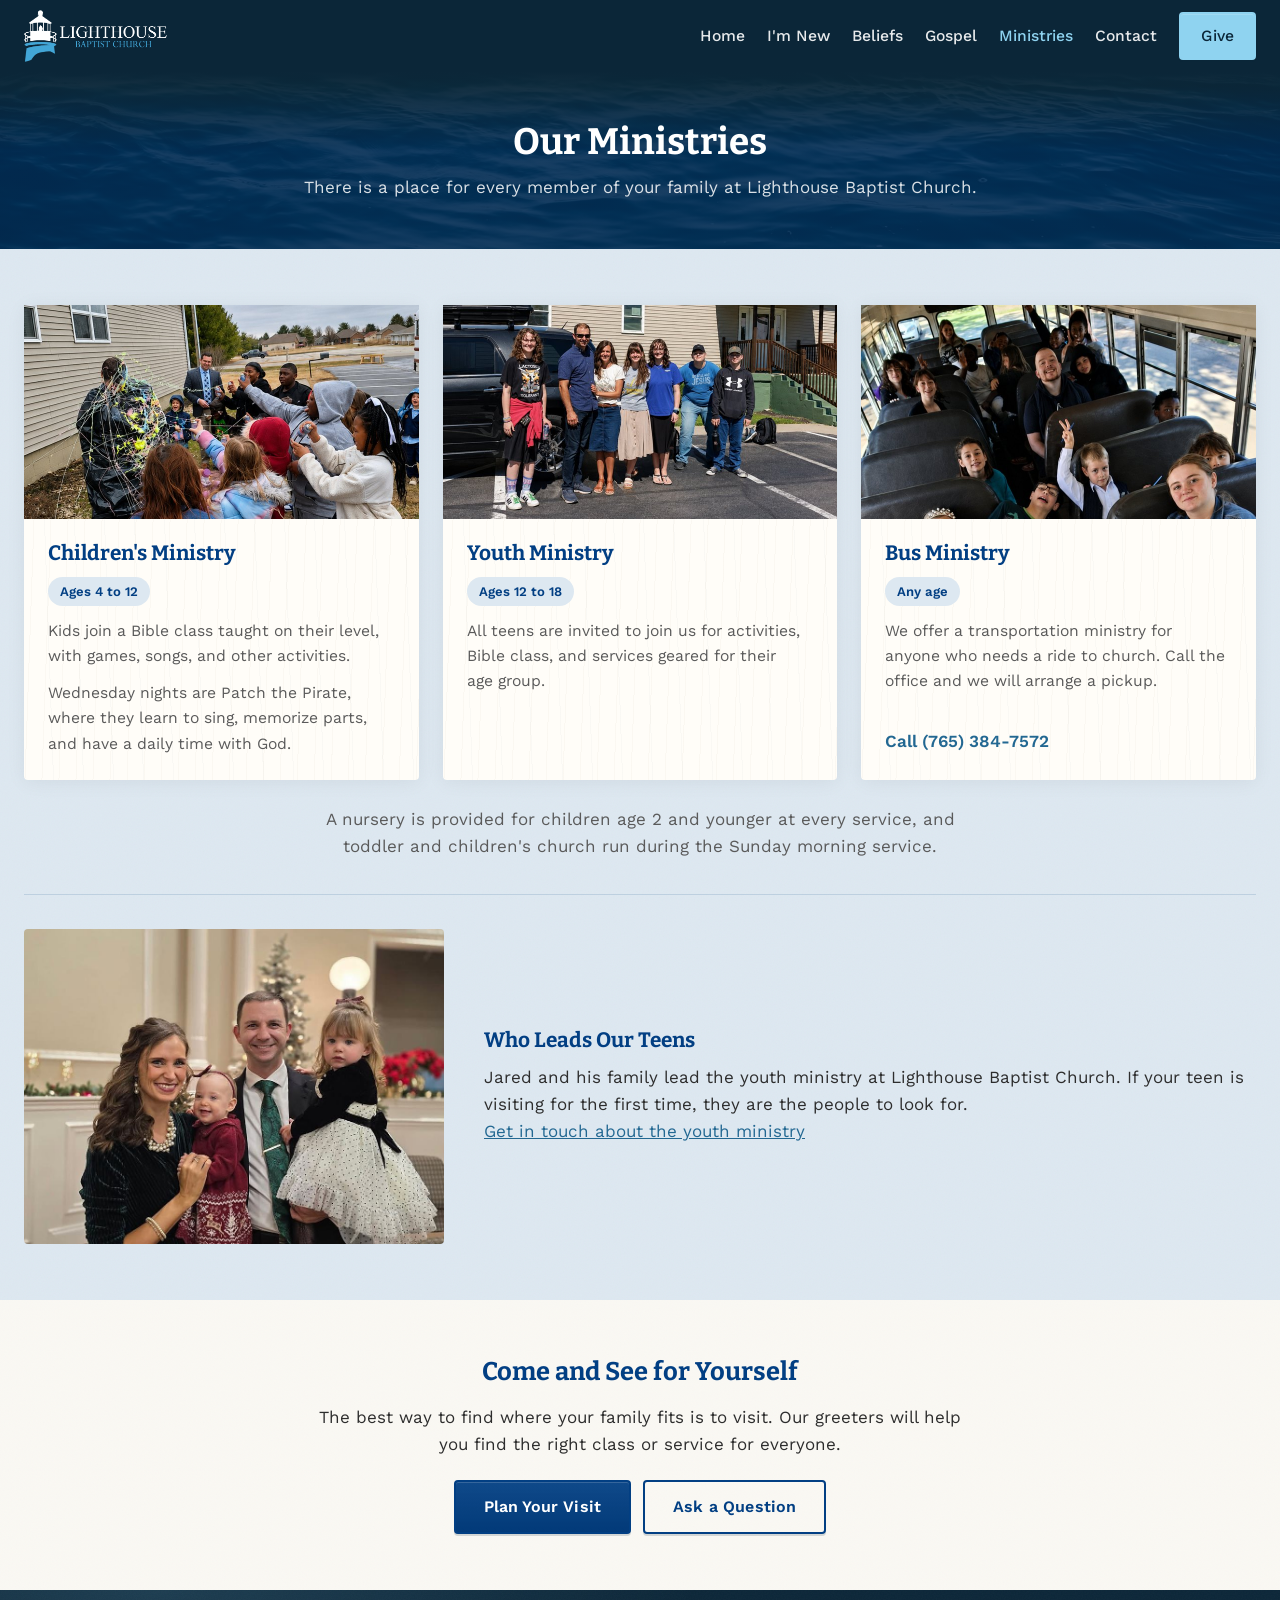
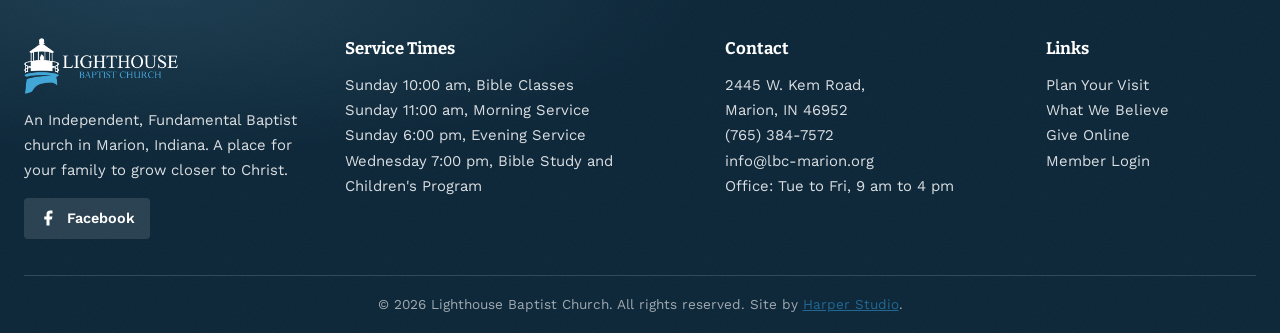
<file: ministries.html>
<!DOCTYPE html>
<html lang="en">
<head>
<meta charset="UTF-8">
<meta name="viewport" content="width=device-width, initial-scale=1.0">
<meta name="color-scheme" content="light">
<meta name="supported-color-schemes" content="light">
<title>Ministries — Lighthouse Baptist Church, Marion, IN</title>
<meta name="description" content="Ministries at Lighthouse Baptist Church, Marion, Indiana: children's ministry with Patch the Pirate, youth ministry for teens, and a bus ministry.">
<link rel="canonical" href="https://www.lbc-marion.org/ministries.html">
<meta name="robots" content="index, follow">
<meta property="og:type" content="website">
<meta property="og:site_name" content="Lighthouse Baptist Church">
<meta property="og:title" content="Ministries — Lighthouse Baptist Church, Marion, IN">
<meta property="og:description" content="Ministries at Lighthouse Baptist Church, Marion, Indiana: children's ministry with Patch the Pirate, youth ministry for teens, and a bus ministry.">
<meta property="og:url" content="https://www.lbc-marion.org/ministries.html">
<meta property="og:image" content="https://www.lbc-marion.org/social-preview.jpg">
<meta property="og:locale" content="en_US">
<meta name="twitter:card" content="summary_large_image">
<meta name="twitter:title" content="Ministries — Lighthouse Baptist Church, Marion, IN">
<meta name="twitter:description" content="Children's ministry, youth ministry, and a bus ministry for those who need a ride to church.">
<meta name="twitter:image" content="https://www.lbc-marion.org/social-preview.jpg">
<link rel="icon" href="favicon.ico?v=1" sizes="any">
<link rel="apple-touch-icon" href="apple-touch-icon.png?v=1">
<meta name="theme-color" content="#023f83">
<link rel="preconnect" href="https://fonts.googleapis.com">
<link rel="preconnect" href="https://fonts.gstatic.com" crossorigin>
<link href="https://fonts.googleapis.com/css2?family=Bitter:wght@600;700&family=Work+Sans:wght@400;500;600&display=swap" rel="stylesheet">
<link rel="stylesheet" href="style.css?v=53">
</head>
<body>
<a class="skip-link" href="#main">Skip to content</a>
<header class="site-header">
  <div class="header-inner">
    <a href="index.html" class="header-logo"><img src="img/logo-horizontal-white.png" alt="Lighthouse Baptist Church" width="564" height="205"></a>
    <nav class="main-nav" aria-label="Main navigation">
      <a href="index.html">Home</a>
      <a href="im-new.html">I'm New</a>
      <a href="beliefs.html">Beliefs</a>
      <a href="gospel.html">Gospel</a>
      <a href="ministries.html" class="active">Ministries</a>
      <a href="contact.html">Contact</a>
      <a class="btn btn-primary" href="https://give.tithe.ly/?formId=679f686f-5d42-11ee-90fc-1260ab546d11" target="_blank" rel="noopener" onclick="openGiving(event)">Give</a>
    </nav>
    <button class="nav-toggle" onclick="openMobileNav()" aria-label="Open menu">
      <svg width="28" height="28" viewBox="0 0 24 24" fill="none" stroke="#023f83" stroke-width="2" stroke-linecap="round"><line x1="3" y1="6" x2="21" y2="6"/><line x1="3" y1="12" x2="21" y2="12"/><line x1="3" y1="18" x2="21" y2="18"/></svg>
    </button>
  </div>
</header>

<nav class="mobile-nav" id="mobileNav" aria-label="Mobile navigation">
  <div class="mobile-nav-top">
    <img src="img/logo-horizontal-white.png" alt="Lighthouse Baptist Church" width="564" height="205">
    <button class="mobile-nav-close" onclick="closeMobileNav()" aria-label="Close menu">
      <svg width="28" height="28" viewBox="0 0 24 24" fill="none" stroke="#ffffff" stroke-width="2" stroke-linecap="round"><line x1="18" y1="6" x2="6" y2="18"/><line x1="6" y1="6" x2="18" y2="18"/></svg>
    </button>
  </div>
  <a href="index.html" onclick="closeMobileNav()">Home</a>
  <a href="im-new.html">I'm New</a>
  <a href="beliefs.html">What We Believe</a>
  <a href="gospel.html">The Gospel</a>
  <a href="ministries.html">Ministries</a>
  <a href="contact.html">Contact</a>
  <a class="btn" href="https://give.tithe.ly/?formId=679f686f-5d42-11ee-90fc-1260ab546d11" target="_blank" rel="noopener" onclick="openGiving(event)">Give Online</a>
</nav>

<main>

<section class="page-hero">
  <div class="container">
    <h1>Our Ministries</h1>
    <span class="wave-rule"></span>
    <p>There is a place for every member of your family at Lighthouse Baptist Church.</p>
  </div>
</section>

<section class="section section-alt">
  <div class="container">
    <div class="card-grid">

      <article class="card ministry-card fade-up" id="children">
        <img class="card-media" src="img/children-ministry.jpg" alt="Children from the church gathered outside for a group activity" width="816" height="428" loading="lazy">
        <div class="card-body">
          <h2>Children's Ministry</h2>
          <div class="meta-row">
            <span class="chip">Ages 4 to 12</span>
          </div>
          <p>Kids join a Bible class taught on their level, with games, songs, and other activities.</p>
          <p>Wednesday nights are Patch the Pirate, where they learn to sing, memorize parts, and have a daily time with God.</p>
        </div>
      </article>

      <article class="card ministry-card fade-up" id="youth">
        <img class="card-media" src="img/youth-ministry.jpg" alt="The youth group standing together outside the church building" width="816" height="428" loading="lazy">
        <div class="card-body">
          <h2>Youth Ministry</h2>
          <div class="meta-row">
            <span class="chip">Ages 12 to 18</span>
          </div>
          <p>All teens are invited to join us for activities, Bible class, and services geared for their age group.</p>
        </div>
      </article>

      <article class="card ministry-card fade-up" id="bus">
        <img class="card-media" src="img/bus-ministry.jpg" alt="Riders of all ages aboard the church bus on the way to a service" width="816" height="428" loading="lazy">
        <div class="card-body">
          <h2>Bus Ministry</h2>
          <div class="meta-row">
            <span class="chip">Any age</span>
          </div>
          <p>We offer a transportation ministry for anyone who needs a ride to church. Call the office and we will arrange a pickup.</p>
          <a class="card-link" href="tel:+17653847572">Call (765) 384-7572</a>
        </div>
      </article>

    </div>
    <p style="text-align:center; margin:26px auto 0; max-width:640px; color:var(--text-light);">A nursery is provided for children age 2 and younger at every service, and toddler and children's church run during the Sunday morning service.</p>

    <div class="leaders-block fade-up">
      <img src="img/youth-leaders.jpg" alt="Jared and his family, who lead the youth ministry" width="900" height="675" loading="lazy">
      <div>
        <h3>Who Leads Our Teens</h3>
        <p>Jared and his family lead the youth ministry at Lighthouse Baptist Church. If your teen is visiting for the first time, they are the people to look for.</p>
        <a class="card-link" href="contact.html">Get in touch about the youth ministry</a>
      </div>
    </div>
  </div>
</section>

<section class="section">
  <div class="container" style="max-width:720px; text-align:center;">
    <h2>Come and See for Yourself</h2>
    <span class="wave-rule"></span>
    <p style="margin-top:16px;">The best way to find where your family fits is to visit. Our greeters will help you find the right class or service for everyone.</p>
    <div class="btn-row" style="margin-top:22px;">
      <a class="btn btn-primary" href="im-new.html">Plan Your Visit</a>
      <a class="btn btn-outline" href="contact.html">Ask a Question</a>
    </div>
  </div>
</section>

</main>

<footer class="site-footer">
  <div class="container">
    <div class="footer-grid">
      <div class="footer-logo">
        <img src="img/logo-horizontal-white.png" alt="Lighthouse Baptist Church" width="564" height="205" loading="lazy">
        <p>An Independent, Fundamental Baptist church in Marion, Indiana. A place for your family to grow closer to Christ.</p>
        <div class="footer-social">
          <a href="https://www.facebook.com/lbcmarion/"><svg width="18" height="18" viewBox="0 0 24 24" fill="#ffffff" aria-hidden="true"><path d="M18 2h-3a5 5 0 0 0-5 5v3H7v4h3v8h4v-8h3l1-4h-4V7a1 1 0 0 1 1-1h3z"/></svg><span>Facebook</span></a>
        </div>
      </div>
      <div>
        <h3>Service Times</h3>
        <ul>
          <li>Sunday 10:00 am, Bible Classes</li>
          <li>Sunday 11:00 am, Morning Service</li>
          <li>Sunday 6:00 pm, Evening Service</li>
          <li>Wednesday 7:00 pm, Bible Study and Children's Program</li>
        </ul>
      </div>
      <div>
        <h3>Contact</h3>
        <ul>
          <li>2445 W. Kem Road,<br>Marion, IN 46952</li>
          <li><a href="tel:+17653847572">(765) 384-7572</a></li>
          <li><a href="mailto:info@lbc-marion.org">info@lbc-marion.org</a></li>
          <li>Office: Tue to Fri, 9 am to 4 pm</li>
        </ul>
      </div>
      <div>
        <h3>Links</h3>
        <ul>
          <li><a href="im-new.html">Plan Your Visit</a></li>
          <li><a href="beliefs.html">What We Believe</a></li>
          <li><a href="https://give.tithe.ly/?formId=679f686f-5d42-11ee-90fc-1260ab546d11" target="_blank" rel="noopener" onclick="openGiving(event)">Give Online</a></li>
          <li><a href="https://lighthousebaptistchurch5573.breezechms.com">Member Login</a></li>
        </ul>
      </div>
    </div>
    <div class="footer-bottom">&copy; 2026 Lighthouse Baptist Church. All rights reserved. Site by <a href="https://harperstudio.co/" target="_blank" rel="noopener">Harper Studio</a>.</div>
  </div>
</footer>

<div id="comingSoonModal">
  <div class="modal-box">
    <h3>Coming Soon</h3>
    <p>This feature is on the way. Check back soon, or reach out and we'll help.</p>
    <button onclick="closeComingSoon()" class="btn btn-primary">Close</button>
  </div>
</div>

<script src="main.js?v=4"></script>
</body>
</html>
</file>
<file: style.css>
/* ==========================================================================
   Lighthouse Baptist Church - Marion, IN
   Design brief: royal navy / harbor blue / sea-mist tint, Bitter + Work Sans,
   full-bleed hero with centred text, and a restrained lighthouse material
   language: weathered stone grain, salt-streaked glass, ribbed metal and cast
   light. Texture stays in broad surfaces rather than decorative borders or
   repeated ornaments.

   The logo's sky blue #42a6d7 cannot carry small text anywhere on this site, so
   three derived tokens do that job and #42a6d7 is reserved for large graphics.
   Every value below was measured against the background it actually sits on;
   see the token comments and the palette table in README.md before changing any
   of them. Do not "fix" them back toward the raw logo colour.
   ========================================================================== */

:root {
  color-scheme: light only !important;
  --primary: #023f83;
  --primary-dark: #012d5e;
  /* Text accent. Measured against BOTH backgrounds it lands on: 6.06:1 on white
     and 4.87:1 on --base-tint. The previous #2b7cab passed on white (4.59:1) but
     quietly failed on the tint (4.23:1), which is where the pastor's name sits. */
  --accent: #236892;
  --accent-sky: #42a6d7;
  /* sky blue is too dark to read as small text on the navy hero overlay (3.11:1),
     so text-on-dark uses this lighter tint of the same hue (5.23:1). */
  --accent-sky-light: #8fd3f0;
  /* and too light to read as a graphic ON the tint (2.20:1), so rules and marks
     drawn on tinted sections use this deeper sky (3.15:1) */
  --accent-sky-deep: #2789b9;
  /* A real tint, not a hint of one: 1.24:1 against white, where the old #f2f6f9
     was 1.09:1 and read as plain white. Every foreground above was re-measured
     against this value. */
  --base-tint: #dde8f1;
  --text: #2d2d2d;
  --text-light: #5a5a5a;
  --white: #ffffff;
  --surface-stone: #f7f4ec;
  --surface-paper: #fffdf8;
  /* One dial for page width. The header and hero were already 1240 while the
     content container sat at 1100, so content ran narrower than the bar above it
     and left dead margin on wide screens. Everything now shares this token. */
  --content-max: 1320px;
  --radius: 4px;
  --shadow: 0 2px 20px rgba(0, 0, 0, 0.06);
  --shadow-lg: 0 8px 40px rgba(0, 0, 0, 0.10);
  /* Supporting material accents, not a second brand palette. The warm detail is
     used only in hairlines, like the brass frame around a lighthouse lens. */
  --structural-line: rgba(28, 63, 99, 0.22);
  --structural-line-soft: rgba(28, 63, 99, 0.12);
  /* The single dark field colour. Header, footer, mobile nav and the gospel panel
     all use this one value, so two large dark blues can never sit against each
     other slightly mismatched again. --primary stays the brand navy for text,
     buttons and marks; --primary-dark is only the pressed state of a button. */
  --field-dark: #0b2638;
  --scrim-top: rgba(11, 38, 56, 0.94);
  --scrim-deep: rgba(2, 42, 82, 0.88);
  /* Lighter scrim for the homepage hero, where the sanctuary photograph is worth
     seeing. 0.72 is the floor: that photo has pure white pixels behind the copy,
     the projector screen and the windows, and white text over them measures 6.01:1
     at this value against 4.5 required. Going lighter fails the paragraph. */
  --scrim-photo: rgba(2, 42, 82, 0.72);
  --stone-grain: url("data:image/svg+xml,%3Csvg xmlns='http://www.w3.org/2000/svg' width='160' height='160'%3E%3Cfilter id='g'%3E%3CfeTurbulence type='fractalNoise' baseFrequency='.72' numOctaves='3' seed='11'/%3E%3C/filter%3E%3Crect width='160' height='160' filter='url(%23g)' opacity='.035'/%3E%3C/svg%3E");
  --timber-grain:
    repeating-linear-gradient(92deg, rgba(139, 112, 73, 0.035) 0 1px, transparent 1px 17px),
    repeating-linear-gradient(88deg, transparent 0 29px, rgba(35, 59, 75, 0.025) 29px 30px);
  --metal-corrugation:
    repeating-linear-gradient(90deg, rgba(255, 255, 255, 0.035) 0 1px, transparent 1px 13px),
    linear-gradient(180deg, rgba(255, 255, 255, 0.045), rgba(0, 0, 0, 0.08));
  --font-head: 'Bitter', Georgia, serif;
  --font-body: 'Work Sans', Arial, sans-serif;
}

* { margin: 0; padding: 0; box-sizing: border-box; }

html { scroll-behavior: smooth; }

body {
  font-family: var(--font-body);
  color: var(--text);
  line-height: 1.6;
  background-color: var(--surface-stone);
  background-image: var(--stone-grain);
  font-size: 17px;
}

h1, h2, h3, h4 {
  font-family: var(--font-head); color: var(--primary); line-height: 1.25;
  /* balance heading lines so a heading never drops a single word onto its own
     line ("Welcome to Lighthouse Baptist / Church") */
  text-wrap: balance;
}

/* avoid one-word last lines anywhere in body copy (inherited; the balance rule
   above wins for headings) */
body { text-wrap: pretty; }

img { max-width: 100%; display: block; }

a { color: var(--accent); }

/* ---------- layout ---------- */

.container { max-width: var(--content-max); margin: 0 auto; padding: 0 24px; }

.section {
  padding: 56px 0;
  background-color: var(--surface-stone);
  background-image:
    linear-gradient(rgba(255, 255, 255, 0.38), rgba(255, 255, 255, 0.38)),
    var(--stone-grain);
}
/* not every section deserves identical padding; the gallery earns more air */
.section-loose { padding: 88px 0; }
.section-alt {
  background-color: var(--base-tint);
  background-image: var(--stone-grain);
}

.section-header { text-align: center; margin-bottom: 36px; }
/* Left-aligned section heads. Every heading on the site being centred is part of
   what makes the layout feel machine-set; alternating gives the pages a rhythm. */
.section-header-left { text-align: left; }
.section-lead { margin-top: 12px; max-width: 62ch; color: var(--text-light); }
.container-narrow { max-width: 880px; }
/* A middle measure. The schedule and the pastor block are both two columns of
   text, and at the full 1272 the service names sat a long way from their times
   while the pastor's copy ran past a comfortable line length. 1040 centres them
   and pulls both columns back together without making the page feel narrow. */
.container-mid { max-width: min(1040px, 80%); }
.section-header h2 { font-size: 2rem; }

/* Decorative heading rules were removed after review. The material character
   now comes from surfaces and light rather than repeated marks. */
.wave-rule {
  display: none;
}
.wave-rule::after {
  content: none;
}
.wave-rule-left { margin-left: 0; }
.hero-full .wave-rule, .page-hero .wave-rule { --rule-color: var(--accent-sky-light); }

/* ---------- buttons ---------- */

.btn {
  display: inline-flex; align-items: center; justify-content: center;
  padding: 12px 28px; border-radius: var(--radius); font-weight: 600;
  font-family: var(--font-body); font-size: 1rem;
  text-decoration: none; cursor: pointer; transition: background 0.2s, color 0.2s;
  border: 2px solid transparent; min-width: 170px; letter-spacing: 0.01em;
  box-shadow: inset 0 1px 0 rgba(255, 255, 255, 0.16), 0 2px 0 rgba(11, 38, 56, 0.16);
}
.btn-primary {
  background-color: var(--primary); color: #fff !important; border-color: var(--primary);
  background-image: linear-gradient(180deg, rgba(255, 255, 255, 0.05), rgba(0, 0, 0, 0.08));
}
.btn-primary:hover { background: var(--primary-dark); border-color: var(--primary-dark); }
.btn-outline { background: transparent; color: var(--primary); border: 2px solid var(--primary); }
.btn-outline:hover { background: var(--primary); color: #fff; }
/* Pairs of buttons. Previously these sat in a centred <p> with an inline
   margin-left on the second one, which threw them out of alignment the moment
   they wrapped onto separate lines on a phone. */
.btn-row { display: flex; flex-wrap: wrap; gap: 12px; justify-content: center; }
.btn-light { background: #fff; color: var(--primary); border-color: #fff; }
.btn-light:hover { background: var(--base-tint); border-color: var(--base-tint); }
.btn-outline-light { background: transparent; color: #fff; border-color: #fff; }
.btn-outline-light:hover { background: #fff; color: var(--primary); }

/* ---------- header / nav ---------- */

.site-header {
  position: sticky; top: 0; z-index: 100;
  background-color: var(--field-dark);
  /* No downward shadow and no corrugation. The shadow drew a dark line straight
     across the top of every hero, and the corrugation's vertical gradient ended in
     8% black, so the header's own bottom edge was darker than the field colour it
     was supposed to be. Flat bar into flat hero top is what actually joins. */
  background-image: none;
  border-bottom: 0;
  box-shadow: none;
}
.header-inner {
  display: flex; align-items: center; justify-content: space-between;
  padding: 10px 24px; max-width: var(--content-max); margin: 0 auto;
}
.header-logo img { height: 52px; width: auto; }

.main-nav { display: flex; align-items: center; gap: 22px; }
.main-nav a {
  color: rgba(255, 255, 255, 0.9); text-decoration: none; font-weight: 500; font-size: 0.98rem;
}
.main-nav a:hover, .main-nav a.active { color: var(--accent-sky-light); }
.main-nav .btn { padding: 9px 20px; min-width: 0; }
.site-header .main-nav .btn {
  background: var(--accent-sky-light); color: var(--field-dark) !important;
  border-color: var(--accent-sky-light);
}
.site-header .main-nav .btn:hover { background: #fff; border-color: #fff; }

.nav-toggle {
  display: none; background: none; border: none; cursor: pointer; padding: 10px;
}
.nav-toggle svg { display: block; stroke: #fff; }

.mobile-nav {
  display: none; position: fixed; inset: 0; z-index: 200;
  background-color: var(--field-dark); background-image: var(--metal-corrugation); padding: 24px;
  overflow-y: auto;
}
.mobile-nav.open { display: flex; flex-direction: column; }
.mobile-nav-top { display: flex; justify-content: space-between; align-items: center; margin-bottom: 24px; }
.mobile-nav-top img { height: 44px; width: auto; }
.mobile-nav-close { background: none; border: none; cursor: pointer; padding: 10px; }
.mobile-nav a {
  color: #fff; text-decoration: none; font-size: 1.25rem; font-weight: 500;
  padding: 13px 4px; border-bottom: 1px solid rgba(255, 255, 255, 0.15);
}
.mobile-nav .btn {
  margin-top: 24px; background: #fff; color: var(--primary) !important;
  border-color: #fff; min-width: 200px; align-self: flex-start;
}

/* ---------- hero (full-bleed photo, centered text overlaid) ----------
   An even top-to-bottom overlay across the whole photo. The alphas are set from
   measured contrast against this specific photo's pixels (bright ceiling, walls,
   and stage lights sit right behind the centered text), not picked by eye.
   Re-measure if the hero photo is swapped. */

.hero-full {
  position: relative; display: flex; align-items: center;
  min-height: 580px; background: var(--primary); overflow: hidden;
}
.hero-bg {
  position: absolute; inset: 0; width: 100%; height: 100%;
  object-fit: cover; object-position: center 45%;
}
.hero-overlay {
  position: absolute; inset: 0;
  background-image: linear-gradient(180deg,
    var(--field-dark) 0,
    var(--scrim-top) 16px,
    var(--scrim-photo) 170px,
    var(--scrim-photo) 100%);
}
.hero-content {
  position: relative; z-index: 1; text-align: center;
  max-width: var(--content-max); margin: 0 auto; width: 100%; padding: 72px 24px;
}
/* wide enough that the church name sits on one line at desktop sizes;
   the tagline is capped separately so it still reads as a short line */
.hero-copy { position: relative; z-index: 1; max-width: 44em; margin: 0 auto; }
.hero-town {
  color: var(--accent-sky-light); font-weight: 600; letter-spacing: 0.08em;
  text-transform: uppercase; font-size: 0.9rem; margin-bottom: 10px;
}
.hero-copy h1 { font-size: 3.1rem; margin-bottom: 6px; color: #fff; }
.hero-tagline {
  font-size: 1.2rem; color: rgba(255, 255, 255, 0.92); margin: 14px auto 28px; max-width: 28em;
}
.hero-buttons { display: flex; gap: 14px; flex-wrap: wrap; justify-content: center; }

/* ---------- service times band ---------- */

.service-band {
  position: relative;
  background-color: var(--base-tint);
  background-image: var(--stone-grain);
  padding: 26px 0;
  border-top: 0;
}
.service-band::before {
  content: none;
}
.service-band-inner {
  display: flex; justify-content: center; align-items: center; gap: 40px; flex-wrap: wrap;
  text-align: center;
}
.service-band .svc { color: var(--primary); }
.service-band .svc strong { display: block; font-family: var(--font-head); font-size: 1.05rem; }
.service-band .svc strong::before {
  content: none;
}
.service-band .svc span { font-size: 0.95rem; color: var(--text-light); }
.service-band .svc + .svc {
  position: relative;
}
.service-band .svc + .svc::before {
  content: none;
}

/* ---------- welcome ---------- */

/* Columns stretch to a shared height so the photo matches the text block beside it.
   The image fills that box with object-fit: cover, so it scales up undistorted and
   only trims its edges. The photo chosen here is close to the text block's own
   aspect at this width, so the trim is a few pixels per side rather than a real crop.
   Swapping in a much wider photo would start cutting into the subject. */
.two-col { display: grid; grid-template-columns: 1fr 1fr; gap: 48px; align-items: stretch; }
.two-col h2 { font-size: 2rem; margin-bottom: 8px; }
.two-col p { margin-bottom: 14px; }
.two-col img {
  border-radius: var(--radius); box-shadow: var(--shadow);
  border: 0; outline: 0;
  width: 100%; height: 100%; object-fit: cover; object-position: center;
}

/* ---------- cards ---------- */

.card-grid { display: grid; grid-template-columns: repeat(3, 1fr); gap: 24px; }
.card {
  position: relative;
  background-color: var(--surface-paper); background-image: var(--timber-grain);
  border-radius: var(--radius);
  border: 0;
  box-shadow: var(--shadow);
  padding: 28px; display: flex; flex-direction: column;
}
.card::after {
  content: none;
}
.section-alt .card { background-color: var(--surface-paper); }
.card h3 { font-size: 1.25rem; margin: 14px 0 8px; }
/* every paragraph used to carry flex-grow, which split the free space between
   them instead of leaving a gap after each one, so multi-paragraph cards read as
   one run-on block. Space them normally and let the link take the slack. */
.card p { color: var(--text-light); font-size: 0.98rem; margin-bottom: 12px; }
.card p:last-of-type { margin-bottom: 0; }
.card .card-link {
  margin-top: auto; padding-top: 14px; font-weight: 600;
  text-decoration: none; color: var(--accent);
}
/* cards whose copy differs a lot in length: hug the content instead of
   stretching every card to the tallest one and leaving dead space below */
.card-grid.cards-top { align-items: start; }
.card .card-link:hover { color: var(--primary); }

.card-icon {
  width: 48px; height: 48px; border-radius: var(--radius);
  background: var(--primary); display: flex; align-items: center; justify-content: center;
}
.card-icon svg { stroke: #fff; }

/* ---------- schedule ---------- */

/* One grid rather than two independent columns. Every cell is a direct child, laid
   out down column one then column two, so the two sides share their row heights and
   the rules line up straight across. Two separate lists could never do that, because
   each was measuring only itself. */
.schedule-grid {
  display: grid;
  grid-template-columns: 1fr 1fr;
  grid-template-rows: auto repeat(4, auto);
  grid-auto-flow: column;
  column-gap: 40px;
}
.sched-head { font-size: 1.3rem; margin: 0 0 16px; }
.know-row { border-top: 1px solid rgba(2, 63, 131, 0.14); padding: 13px 0; }
.know-term {
  display: block; font-family: var(--font-head); font-weight: 600;
  color: var(--primary); font-size: 1.05rem; margin-bottom: 4px;
}
.know-detail { display: block; color: var(--text-light); font-size: 0.95rem; }
/* the button shares its row with the last service, so centre it in whatever
   height that row settles on */
.know-cta { display: flex; align-items: center; }
/* No closing rule under the last cell of either column. The rules are there to
   separate one row from the next, so a trailing one has nothing to separate. */
/* Was twelve shadowed white tiles, each led by a rounded pill reading SUN or WED.
   A service list is a timetable, and a timetable wants ruled rows, not a dozen
   floating cards. Ruled rows also let the eye run down the day column. */
/* The time column was auto, so the one long qualifier in the list claimed width and
   wrapped "Evening Service" onto two lines. Fixed width for the time, and a
   qualifier now sits under its service as a note rather than fighting for the row. */
.sched-row {
  display: grid; grid-template-columns: 56px 1fr 88px; gap: 4px 14px; align-items: baseline;
  padding: 13px 0; border-top: 1px solid rgba(2, 63, 131, 0.14);
}
.sched-note { display: block; font-size: 0.86rem; color: var(--text-light); margin-top: 4px; }
.sched-day {
  font-family: var(--font-head); font-weight: 600; color: var(--accent);
  font-size: 0.88rem; letter-spacing: 0.04em;
}
.sched-name { font-weight: 500; }
.sched-when { color: var(--text-light); font-size: 0.92rem; text-align: right; white-space: nowrap; }

/* ---------- pastor ---------- */

.pastor-grid { display: grid; grid-template-columns: 440px 1fr; gap: 44px; align-items: center; }
.pastor-grid h2 { font-size: 2rem; }
.pastor-role { color: var(--accent); font-weight: 600; margin-bottom: 14px; }

/* A real portrait photograph, shown as a portrait rather than squeezed into a
   circle. The previous 240px circular crop was all the resolution we had.
   Now 8:9 rather than 3:4: the file itself is cropped 15% off the bottom, below
   the clasped hands and above the desk, which buys width in the same section
   instead of height. The column went 280px -> 440px to use it. */
/* `height: auto` is required: the img's height attribute is a presentational
   hint that otherwise wins over aspect-ratio, which stretched this to 280x800 */
.pastor-portrait {
  width: 100%; height: auto; aspect-ratio: 4 / 5;
  object-fit: cover; object-position: center top;
  border: 0; outline: 0;
  border-radius: var(--radius); box-shadow: var(--shadow-lg);
}
.pastor-family { margin: 36px 0 0; }
.pastor-family img {
  width: 100%; height: auto; border: 0; outline: 0;
  border-radius: var(--radius); box-shadow: var(--shadow);
}
.pastor-family figcaption {
  margin-top: 10px; text-align: center; font-size: 0.92rem; color: var(--text-light);
}

/* ---------- gallery ---------- */

.gallery-grid { display: grid; grid-template-columns: repeat(3, minmax(0, 1fr)); gap: 20px; }
/* one photo carries the group instead of identical tiles in lockstep */
.gallery-item-lead { grid-column: span 2; grid-row: span 2; }
.gallery-item-lead img { height: 100%; min-height: 500px; }
.gallery-item {
  border-radius: var(--radius); overflow: hidden; box-shadow: var(--shadow);
  border: 0; outline: 0;
  background: var(--white); margin: 0;
}
.gallery-item img { width: 100%; height: 240px; object-fit: cover; }
/* captions: a photo of an event is far more use when it says which event */
.gallery-item figcaption {
  padding: 12px 16px; font-size: 0.92rem; font-weight: 600; color: var(--primary);
  text-align: center;
}

/* ---------- plan your visit ---------- */

.visit-grid { display: grid; grid-template-columns: 1fr 1fr; gap: 24px; align-items: stretch; }
/* the shadowed box did no work the heading and the rule cannot do */
.visit-box { background: transparent; border-radius: 0; box-shadow: none; padding: 0; }
.visit-box + .visit-box { padding-top: 0; }
.visit-box h3 { font-size: 1.3rem; margin-bottom: 14px; }
.visit-box p { margin-bottom: 12px; }
.visit-box ul { list-style: none; }
.visit-box li { padding: 8px 0; border-bottom: 1px solid var(--base-tint); }
.visit-box li:last-child { border-bottom: none; }
.visit-box li strong { color: var(--primary); }
.visit-box a { color: var(--accent); }

/* ---------- page hero (interior pages) ---------- */

.page-hero {
  position: relative;
  overflow: hidden;
  background-color: var(--primary);
  /* Real water rather than drawn lines. Open sea surface, no horizon or land, so it
     reads as texture behind the heading instead of a picture competing with it.
     Pexels licence, no attribution required, so nothing is owed on the page.
     Source and credit are recorded in the README. */
  background-image:
    linear-gradient(180deg,
      var(--field-dark) 0,
      var(--scrim-top) 14px,
      var(--scrim-deep) 78px,
      var(--scrim-deep) 100%),
    url("img/ocean-hero.jpg");
  background-size: auto, cover;
  background-position: center, center 62%;
  background-repeat: no-repeat, no-repeat;
  padding: 48px 0;
  text-align: center;
}
.page-hero::after {
  content: none;
}
.page-hero .container { position: relative; z-index: 1; }
.page-hero h1 { color: #fff; font-size: 2.3rem; }
.page-hero p { color: rgba(255, 255, 255, 0.85); margin-top: 8px; max-width: 40em; margin-left: auto; margin-right: auto; }
.page-hero .wave-rule { margin-top: 16px; }

/* ---------- beliefs ---------- */

.belief-section {
  background: var(--white); border-radius: var(--radius); box-shadow: var(--shadow);
  padding: 32px; margin-bottom: 20px;
}
.belief-section h2 { font-size: 1.4rem; margin-bottom: 6px; }
.belief-section .wave-rule { margin: 8px 0 16px; }
.belief-section p { margin-bottom: 12px; }
.belief-section ul { margin: 0 0 12px 22px; }
.belief-section li { margin-bottom: 6px; }

/* Scripture reference lists. A plain block (not flex) so an expanded verse
   inserted after a pill drops onto its own line instead of becoming a flex item. */
.scripture-list { margin-top: 4px; }
.scripture-list + .scripture-list { margin-top: 10px; }
/* passages too long to be useful inline (whole chapters) stay as citations */
.ref-plain {
  display: inline-block; color: var(--text-light); font-size: 0.9rem;
  font-style: italic; margin: 3px 8px 3px 0;
}

/* ---------- accordion (beliefs doctrines, first-visit questions) ----------
   Collapsed by default so a long page reads as a scannable list of topics.
   Panels use the `hidden` attribute, so they still collapse if CSS fails and
   there is no transition to measure mid-flight. */

/* Nineteen statements in one flat run gave the reader no way in. Grouped under
   five headings instead of nineteen icons: a doctrinal statement is the last place
   that wants a row of pictograms, and several of these subjects have no icon that
   would not read as flippant. The statements themselves are untouched. */
.belief-group {
  font-family: var(--font-head); font-size: 1.4rem; color: var(--primary);
  margin: 46px 0 4px; padding-bottom: 10px;
  border-bottom: 2px solid var(--accent-sky-deep);
}

.belief-group-first { margin-top: 8px; }

.acc-controls { display: flex; justify-content: flex-end; gap: 10px; margin-bottom: 14px; }
.acc-toggle-all {
  background: var(--white); border: 1px solid #c9d6e2; border-radius: var(--radius);
  color: var(--primary); font-family: var(--font-body); font-weight: 600;
  font-size: 0.9rem; padding: 11px 18px; cursor: pointer; min-height: 42px;
}
.acc-toggle-all:hover { background: var(--primary); color: #fff; border-color: var(--primary); }
.acc-toggle-all:focus-visible { outline: 3px solid var(--accent-sky); outline-offset: 2px; }

/* Was a white card with a radius and a drop shadow, repeated 19 times down the
   beliefs page. A stack of identical floating cards is the same tell as the tile
   grids; a list of headings wants rules, not boxes. */
.acc-item {
  background: transparent; border-radius: 0; box-shadow: none;
  margin-bottom: 0; overflow: hidden;
}
/* Rules sit BETWEEN statements. The run is closed by whatever follows it, which is
   deterministic here: .closing-cta already draws its own 2px rule on beliefs, and
   the visit page's button row gets one below. A :last-of-type rule was used before
   and silently matched nothing, because the last div sibling is not a statement. */
.acc-item + .acc-item { border-top: 1px solid rgba(2, 63, 131, 0.14); }
.acc-item + .btn-row { border-top: 1px solid rgba(2, 63, 131, 0.14); padding-top: 26px; }
.belief-section.acc-item { padding: 0; margin-bottom: 0; }
/* `.belief-section h2` (type + class) outranks a bare `.acc-head`, and its 6px
   bottom margin left a pale strip under the header when the panel was closed */
.acc-head, .belief-section .acc-head { margin: 0; font-size: 1rem; }
.acc-btn {
  width: 100%; display: flex; align-items: center; justify-content: space-between;
  gap: 16px; padding: 18px 4px; background: none; border: none; cursor: pointer;
  font-family: var(--font-head); font-size: 1.12rem; font-weight: 600;
  color: var(--primary); text-align: left; line-height: 1.3;
}
/* A faint navy wash, NOT --base-tint: the tint is now the section background, so
   tinting the header made the row look like a hole in the page instead of a
   highlighted card. This stays distinct whatever the tint is set to. */
.acc-btn:hover { background: rgba(2, 63, 131, 0.05); }
.acc-btn:focus-visible { outline: 3px solid var(--accent-sky); outline-offset: -3px; }
.acc-chevron { flex: 0 0 auto; stroke: var(--accent); transition: transform 0.2s; }
.acc-item.open .acc-chevron { transform: rotate(180deg); }
.acc-item.open .acc-btn { background: transparent; color: var(--primary); }
.acc-panel { padding: 2px 4px 24px; }
.acc-panel > *:first-child { margin-top: 0; }
.acc-panel > *:last-child { margin-bottom: 0; }
@media (prefers-reduced-motion: reduce) { .acc-chevron { transition: none; } }

/* ---------- quick answer cards (scannable strip above long copy) ---------- */

/* Was four centred cards, each with a circular icon chip. A row of identical
   rounded tiles with generic glyphs is the most machine-made thing a page can do,
   and none of the four icons carried meaning the heading did not already carry.
   Now a plain definition list: hairline rules instead of boxes, headings doing the
   work. Same four facts, no ornament. */
.expect-list { display: grid; grid-template-columns: 1fr 1fr; gap: 0 56px; margin: 0; }
.expect-list > div { padding: 22px 0; border-top: 1px solid rgba(2, 63, 131, 0.14); }
.expect-list dt {
  font-family: var(--font-head); font-size: 1.12rem; font-weight: 600;
  color: var(--primary); margin-bottom: 6px;
}
.expect-list dd { margin: 0; color: var(--text-light); max-width: 46ch; }

/* ---------- ministry cards ----------
   A photo header replaces the icon on these, so the padding moves off the card
   and onto an inner body; the image can then run to the card's edges. */

.ministry-card { padding: 0; }
/* height tracks the column width so the tiles stay near 1.9:1 as the page widens */
.card-media { width: 100%; height: 214px; object-fit: cover; display: block; }
.ministry-card .card-body {
  padding: 22px 24px 24px; display: flex; flex-direction: column; flex: 1 1 auto;
}
.ministry-card h2 { font-size: 1.3rem; margin: 0 0 10px; }
/* the homepage ministry cards use h3 and used to sit under a 48px icon, so .card h3
   carries a 14px top margin. Inside .card-body that stacks on the body's own padding
   and pushes the heading off the photo, so zero it out for these cards only. */
.ministry-card .card-body h3 { margin: 0 0 8px; }
.meta-row { display: flex; flex-wrap: wrap; gap: 8px; margin-bottom: 12px; }
.chip {
  display: inline-block; background: var(--base-tint); color: var(--primary);
  border-radius: 999px; padding: 4px 12px; font-size: 0.82rem; font-weight: 600;
}

/* ---------- ministry leaders (photo beside a short introduction) ---------- */

.leaders-block {
  display: grid; grid-template-columns: 420px 1fr; gap: 40px; align-items: center;
  background: transparent; border-radius: 0; box-shadow: none;
  padding: 34px 0 0; margin-top: 34px; border-top: 1px solid rgba(2, 63, 131, 0.14);
}
.leaders-block img {
  width: 100%; height: auto; border: 0; outline: 0;
  border-radius: var(--radius);
}
.leaders-block h3 { font-size: 1.3rem; margin-bottom: 10px; }

/* ---------- photo band (breaks up a text-heavy page) ----------
   Held to the container width on purpose. Full-bleed looked stretched because the
   available photos are 1100-1400px wide and a wide viewport upscaled them ~2.8x,
   which reads as blur, and a 300px slice of a full-width band cropped away most
   of the picture. Capped at the container, the source renders at roughly 1:1. */

/* A bare div between two sections, so it carried no vertical margin of its own and
   sat flush against the tinted section above it. The section below contributes its
   own 56px, so the band only needs air on top. */
.photo-band { max-width: var(--content-max); margin: 64px auto 0; padding: 0 24px; }
/* A 2:1 frame, not a fixed short height. The sources are about 1.6:1, so this
   trims roughly a fifth of the height; the earlier 380px strip cut away nearly
   half and read as a stretched sliver of the room. */
.photo-band img {
  width: 100%; aspect-ratio: 2 / 1; height: auto;
  /* at 1272 wide a 2:1 band is 636px tall, taller than most sections on the page
     and it dominated the scroll. The cap stops it growing on wide screens; cover
     keeps the same 45% crop centre, so nothing new is trimmed off the subject. */
  max-height: 520px;
  object-fit: cover; object-position: center 45%;
  border: 0; outline: 0;
  border-radius: var(--radius); box-shadow: var(--shadow);
}

/* Building and road sign together: the two things a first-time visitor is looking
   for. Both sources are 4:3, so equal columns line up top and bottom with neither
   photo cropped. A 2:1 photo-band would have cut the church name off the sign. */
.wayfinding {
  display: grid; grid-template-columns: repeat(2, minmax(0, 1fr)); gap: 24px;
}
.wayfinding img {
  width: 100%; height: auto; display: block; border: 0; outline: 0;
  border-radius: var(--radius); box-shadow: var(--shadow);
}
@media (max-width: 760px) { .wayfinding { grid-template-columns: 1fr; } }

/* ---------- gallery covers and lightbox ---------- */

/* the cover fills its tile; the count badge says an album sits behind it */
.gallery-cover { display: block; position: relative; text-decoration: none; }
.gallery-cover:focus-visible { outline: 3px solid var(--accent-sky); outline-offset: -3px; }
.gallery-count {
  position: absolute; right: 10px; bottom: 10px;
  background: rgba(11, 38, 56, 0.86); color: #fff;
  font-size: 0.78rem; font-weight: 600; letter-spacing: 0.02em;
  padding: 4px 10px; border-radius: 999px;
}
.gallery-cover::after {
  content: ""; position: absolute; inset: 0;
  background: linear-gradient(rgba(11, 38, 56, 0) 55%, rgba(11, 38, 56, 0.30));
  opacity: 0; transition: opacity 0.2s;
}
.gallery-cover:hover::after, .gallery-cover:focus-visible::after { opacity: 1; }
@media (prefers-reduced-motion: reduce) { .gallery-cover::after { transition: none; } }

#lightbox {
  display: none; position: fixed; inset: 0; z-index: 200;
  background: rgba(4, 18, 30, 0.94);
  align-items: center; justify-content: center; padding: 24px;
}
#lightbox.open { display: flex; }
.lb-stage { display: flex; flex-direction: column; align-items: center; gap: 14px; max-width: 100%; }
/* never scaled up past its own size, so a 700px photo stays sharp instead of soft */
.lb-stage img {
  display: block; max-width: min(92vw, 1100px); max-height: 78vh;
  width: auto; height: auto; border-radius: var(--radius);
}
.lb-caption { color: #fff; font-size: 0.98rem; text-align: center; }
.lb-counter { color: rgba(255, 255, 255, 0.72); font-size: 0.86rem; }
.lb-btn {
  position: absolute; top: 50%; transform: translateY(-50%);
  background: rgba(255, 255, 255, 0.12); border: 1px solid rgba(255, 255, 255, 0.35);
  color: #fff; width: 52px; height: 52px; border-radius: 50%;
  font-size: 1.5rem; line-height: 1; cursor: pointer;
}
.lb-btn:hover { background: rgba(255, 255, 255, 0.24); }
.lb-prev { left: 18px; }
.lb-next { right: 18px; }
.lb-close {
  position: absolute; top: 18px; right: 18px; transform: none;
  font-size: 1.2rem; width: 46px; height: 46px;
}
.lb-single .lb-prev, .lb-single .lb-next, .lb-single .lb-counter { display: none; }
@media (max-width: 560px) {
  .lb-btn { width: 44px; height: 44px; }
  .lb-prev { left: 8px; }
  .lb-next { right: 8px; }
  .lb-stage img { max-height: 66vh; }
}

/* ---------- gospel ---------- */

/* Five identical white cards, each led by a filled colour chip, is a tile grid
   turned on its side. The marks earn their place because each one illustrates its
   step, so they stay, but as line drawings on the page rather than glyphs sitting
   in coloured squares. The rule carries the separation the card used to. */
.gospel-section {
  background: transparent; border-radius: 0; box-shadow: none;
  padding: 30px 0; margin-bottom: 0;
  border-top: 1px solid rgba(2, 63, 131, 0.14);
}
.gospel-section:last-of-type { border-bottom: 1px solid rgba(2, 63, 131, 0.14); }
.gospel-icon {
  flex: 0 0 auto; width: 32px; height: 32px; background: none; border-radius: 0;
  display: flex; align-items: center; justify-content: center;
}
.gospel-icon svg { width: 32px; height: 32px; stroke: currentColor; }
.gi-navy { color: var(--primary); }
.gi-red { color: #a83232; }
.gi-gray { color: #5a6472; }
.gi-green { color: #2e7d4f; }
.gospel-sub {
  text-transform: uppercase; letter-spacing: 0.08em; font-size: 0.82rem;
  font-weight: 600; color: var(--accent);
}
/* The mark used to sit in its own 52px column, stranded out in the margin with
   nothing else in it. It now rides with the heading, sized to the cap height, so
   it reads as part of the line instead of a floating bullet. */
.gospel-section h2 {
  font-size: 1.5rem; margin: 2px 0 10px;
  display: flex; align-items: center; gap: 13px;
}
.gospel-title { display: block; }
.gospel-section p { margin-bottom: 12px; }

/* gospel CTA: intentionally dark card, protected in the dark-mode block below */
.gospel-cta {
  position: relative;
  background-color: var(--field-dark); background-image: var(--metal-corrugation);
  border: 0; border-radius: var(--radius); padding: 40px 32px;
  text-align: center; margin-top: 32px;
  box-shadow: inset 0 0 0 4px rgba(255, 255, 255, 0.035), var(--shadow-lg);
}
.gospel-cta::before, .gospel-cta::after {
  content: none;
}
.gospel-cta::before { left: 12px; }
.gospel-cta::after { right: 12px; }
.gospel-cta h2 { color: #fff; font-size: 1.6rem; margin-bottom: 10px; }
.gospel-cta p { color: rgba(255, 255, 255, 0.85); max-width: 38em; margin: 0 auto 22px; }
.gospel-cta .btn { margin: 0 8px 8px; }

.closing-cta {
  margin-top: 44px; padding-top: 30px; border-top: 2px solid var(--accent-sky-deep);
}
.closing-cta h2 { font-size: 1.45rem; margin-bottom: 8px; }
.closing-cta p { color: var(--text-light); max-width: 60ch; margin-bottom: 20px; }

/* ---------- scripture pills ---------- */

.scripture {
  display: inline-block; background-color: var(--surface-paper); background-image: var(--timber-grain); color: var(--primary);
  border: 1px solid var(--structural-line); border-radius: 3px; padding: 3px 12px;
  font-size: 0.85rem; font-weight: 600; margin: 3px 4px 3px 0; cursor: pointer;
  box-shadow: inset 0 -2px 0 rgba(139, 112, 73, 0.12);
}
.scripture:hover, .scripture.verse-active { background: var(--primary); color: #fff; }
.scripture:focus-visible { outline: 3px solid var(--accent-sky); outline-offset: 2px; }
.verse-expanded {
  background-color: var(--base-tint); background-image: var(--stone-grain);
  border-left: 3px solid var(--accent-sky-deep);
  border-radius: 0 var(--radius) var(--radius) 0;
  padding: 14px 16px; margin: 10px 0; font-size: 0.95rem;
}

/* ---------- contact ---------- */

/* the info column holds the longest strings (service times), so give it the
   extra width rather than letting each line wrap for one trailing word */
.contact-grid { display: grid; grid-template-columns: 1.15fr 0.85fr; gap: 24px; align-items: start; }
.contact-form label { display: block; font-weight: 600; margin: 14px 0 5px; color: var(--primary); }
.contact-form input, .contact-form textarea {
  width: 100%; padding: 11px 14px; border: 1px solid #c9d6e2; border-radius: var(--radius);
  font-family: var(--font-body); font-size: 1rem;
  background-color: var(--surface-paper); background-image: var(--timber-grain); color: var(--text);
}
.contact-form input:focus, .contact-form textarea:focus {
  outline: 2px solid var(--accent-sky); border-color: var(--accent-sky);
}
.contact-form button { margin-top: 18px; }
.form-note { font-size: 0.85rem; color: var(--text-light); margin-top: 10px; }

/* ---------- footer ---------- */

.site-footer {
  position: relative;
  background-color: var(--field-dark);
  background-image:
    radial-gradient(ellipse at 12% 0%, rgba(143, 211, 240, 0.13), transparent 34%),
    var(--stone-grain);
  color: rgba(255, 255, 255, 0.85);
  padding: 48px 0 0;
  border-top: 0;
}
.site-footer::before {
  content: none;
}
/* Column widths are set from measured line lengths, not eyeballed: the service
   times and contact details are the longest strings and were each wrapping onto
   a second line for one trailing word. */
/* Minimums come from measuring the longest line in each column, not from
   guessing fractions: the service list needs 292px for "Wednesday 7:00 pm,
   Children's Program" and the contact list 240px. The brand column absorbs any
   squeeze because its paragraph wraps happily. */
.footer-grid {
  display: grid; gap: 30px; padding-bottom: 36px;
  grid-template-columns:
    minmax(200px, 1fr)
    minmax(300px, 1.2fr)
    minmax(240px, 1fr)
    minmax(130px, 0.72fr);
}
.footer-grid h3 {
  color: #fff; font-size: 1.05rem; margin-bottom: 14px;
}
.footer-logo img { height: 56px; width: auto; margin-bottom: 14px; }
.footer-grid p, .footer-grid li { font-size: 0.93rem; line-height: 1.7; }
.footer-grid ul { list-style: none; }
.footer-grid a { color: rgba(255, 255, 255, 0.85); text-decoration: none; }
.footer-grid a:hover { color: #fff; text-decoration: underline; }
/* labelled rather than a lone unexplained icon square */
.footer-social { margin-top: 14px; }
.footer-social a {
  display: inline-flex; align-items: center; gap: 10px;
  background: rgba(255, 255, 255, 0.12); border-radius: var(--radius);
  padding: 9px 15px; font-size: 0.9rem; font-weight: 600;
  color: #fff; text-decoration: none;
}
.footer-social a:hover { background: var(--accent-sky); color: var(--primary-dark); text-decoration: none; }
.footer-social a:hover svg { fill: var(--primary-dark); }
.footer-bottom {
  border-top: 1px solid rgba(255, 255, 255, 0.15); padding: 18px 0; text-align: center;
  font-size: 0.85rem; color: rgba(255, 255, 255, 0.6);
  background-image: none;
}

/* ---------- coming soon modal ---------- */

#comingSoonModal {
  display: none; position: fixed; inset: 0; background: rgba(0, 0, 0, 0.6);
  z-index: 1000; align-items: center; justify-content: center;
}
#comingSoonModal .modal-box {
  background: #fff; max-width: 420px; margin: 20px; padding: 32px;
  border-radius: var(--radius); text-align: center;
}
#comingSoonModal h3 { color: var(--primary); margin-bottom: 10px; }
#comingSoonModal p { color: var(--text-light); margin-bottom: 20px; }

/* ---------- fade-up ---------- */

.fade-up { opacity: 0; transform: translateY(20px); transition: opacity 0.6s, transform 0.6s; }
.fade-up.visible { opacity: 1; transform: translateY(0); }
@media (prefers-reduced-motion: reduce) {
  .fade-up { opacity: 1; transform: none; transition: none; }
  html { scroll-behavior: auto; }
}

/* ---------- responsive ---------- */

/* Matching the photo's height to the text only looks right while both columns are
   wide. Once the container stops being full width the text column goes tall and
   narrow, and object-fit would trim the photo badly to keep up. Measured side trim:
   3.3% at 1280px, 17.4% at 1024px, 32.7% at 901px. So below the point where the
   1100px container is fully expanded, stack instead and show the photo whole. */
@media (max-width: 1149px) {
  .two-col { grid-template-columns: 1fr; gap: 32px; }
  /* four columns no longer fit their measured minimums below this width */
  .footer-grid { grid-template-columns: 1fr 1fr; }
  /* natural shape, and capped so a full-width portrait-ish photo does not
     become an 800px-tall wall between two blocks of text */
  .two-col img { height: auto; max-width: 720px; margin-left: auto; margin-right: auto; }
}

@media (max-width: 900px) {
  .main-nav { display: none; }
  .nav-toggle { display: block; }
  .hero-full { min-height: 470px; }
  .hero-content { padding: 52px 24px; }
  .hero-copy h1 { font-size: 2.2rem; }
  /* the photo crops tighter on a phone, bringing brighter areas behind the text */
  .hero-overlay {
    background-image: linear-gradient(180deg,
      var(--field-dark) 0,
      var(--scrim-top) 16px,
      var(--scrim-photo) 140px,
      var(--scrim-photo) 100%);
  }
  .hero-bg { object-position: center 40%; }
  /* the middle measure is for centring on a wide screen; on a phone it would just
     throw away 30px of width against every other section */
  .container-mid { max-width: var(--content-max); }
  .two-col, .visit-grid, .contact-grid { grid-template-columns: 1fr; }
  /* stacked, so the shared-row trick is switched off and the cells simply follow
     source order: the whole timetable, then the whole Good to Know list */
  .schedule-grid { grid-template-columns: 1fr; grid-template-rows: none; grid-auto-flow: row; }
  .schedule-grid > .sched-head:not(:first-child) { margin-top: 30px; }
  /* stacked: nothing to match heights with, so let the photo be its natural shape */
  .two-col img { height: auto; }
  .pastor-grid { grid-template-columns: 1fr; gap: 24px; }
  .pastor-portrait { max-width: 360px; margin: 0 auto; }
  .leaders-block { grid-template-columns: 1fr; gap: 22px; padding: 22px; }
  .card-grid { grid-template-columns: 1fr; }
  .gallery-grid { grid-template-columns: repeat(2, minmax(0, 1fr)); gap: 14px; }
  .gallery-item img { height: 180px; }
  .gallery-item-lead { grid-column: span 2; grid-row: auto; }
  .gallery-item-lead img { min-height: 0; height: 240px; }
  .sched-row { grid-template-columns: 64px 1fr; gap: 6px 14px; }
  .sched-when { grid-column: 2; text-align: left; }
  /* One card per row, laid out sideways. Two columns on a phone left each card
     about 150px wide, which squeezed the copy into three-word lines. */
  .expect-list { grid-template-columns: 1fr; gap: 0; }
  .photo-band img { aspect-ratio: 3 / 2; }
  .acc-btn { font-size: 1.02rem; padding: 16px 18px; }
  .acc-panel { padding: 4px 18px 18px; }
  /* bigger touch target for the reference pills on a phone */
  .scripture { padding: 7px 14px; margin: 4px 5px 4px 0; }
  .footer-grid { grid-template-columns: 1fr 1fr; }
  .section { padding: 40px 0; }
  .service-band-inner { gap: 18px; flex-direction: column; }
  .service-band .svc + .svc { padding-left: 0; padding-top: 0; }
  .service-band .svc + .svc::before {
    content: none;
  }
}

@media (max-width: 560px) {
  /* full-width stacked buttons, so a pair lines up instead of stepping */
  .btn-row { flex-direction: column; align-items: stretch; }
  .btn-row .btn { width: 100%; }
  .hero-buttons { flex-direction: column; align-items: stretch; }
  .hero-buttons .btn { width: 100%; }
}

@media (max-width: 520px) {
  .footer-grid { grid-template-columns: 1fr; }
  .hero-copy h1 { font-size: 1.9rem; }
  .gospel-section { grid-template-columns: 1fr; }
  .gallery-grid { grid-template-columns: 1fr; }
  /* single column here, so the lead must stop spanning two. Left spanning, it
     forced an implicit second column and collapsed the real one to zero width. */
  .gallery-item-lead { grid-column: auto; }
  .gallery-item img { height: 210px; }
}

/* ---------- print ---------- */

@media print {
  .site-header, .mobile-nav, .site-footer, .hero-buttons, .btn, .nav-toggle,
  #comingSoonModal { display: none !important; }
  body { font-size: 12pt; color: #000; background: #fff; }
  .section, .section-alt { padding: 12pt 0; background: #fff; }
}

/* ---------- light-mode lock: dark-mode overrides ---------- */

@media (prefers-color-scheme: dark) {
  html, body { background-color: var(--surface-stone) !important; color: #2d2d2d !important; }
  .section { background-color: var(--surface-stone) !important; }
  .section-alt { background-color: var(--base-tint) !important; }
  .card, .gallery-item,
  #comingSoonModal .modal-box { background-color: var(--surface-paper) !important; }
  .acc-btn:hover, .acc-item.open .acc-btn { background-color: rgba(2, 63, 131, 0.06) !important; }
  .chip { background-color: var(--base-tint) !important; }
  .pastor-avatar { border-color: #ffffff !important; }
  .site-header { background-color: var(--field-dark) !important; }
  .service-band { background-color: var(--base-tint) !important; }
  .contact-form input, .contact-form textarea { background-color: var(--surface-paper) !important; color: var(--text) !important; }
  /* intentionally dark elements keep their brand color */
  .hero-full, .page-hero { background-color: var(--primary) !important; }
  .gospel-cta { background-color: var(--field-dark) !important; }
  .hero-overlay {
    background-image:
      linear-gradient(180deg, var(--field-dark) 0, var(--scrim-top) 16px,
        var(--scrim-photo) 170px, var(--scrim-photo) 100%) !important;
  }
  .site-footer { background-color: var(--field-dark) !important; }
  .mobile-nav { background-color: var(--field-dark) !important; }
  .card-icon, .gi-navy { background-color: var(--primary) !important; }
  .card-icon-sky { background-color: var(--accent-sky) !important; }
  .gi-red { background-color: #a83232 !important; }
  .gi-gray { background-color: #5a6472 !important; }
  .gi-green { background-color: #2e7d4f !important; }
}

@media (prefers-color-scheme: dark) and (max-width: 900px) {
  .hero-overlay {
    background-image:
      linear-gradient(180deg, var(--field-dark) 0, var(--scrim-top) 16px,
        var(--scrim-photo) 170px, var(--scrim-photo) 100%) !important;
  }
}

/* ---------- skip link ----------
   Off-screen until focused, then a real button top-left. Pairs with the
   <main id="main"> landmark: without both, a keyboard or screen-reader user
   cannot bypass the header nav on any page (WCAG 2.1 SC 2.4.1, Level A). */
.skip-link{position:absolute;left:-9999px;top:0;z-index:100;
  background:#1f1d1b;color:#fff;font-weight:600;font-size:15px;
  padding:12px 20px;border-radius:0 0 10px 0;text-decoration:none}
.skip-link:focus{left:0}
</file>
